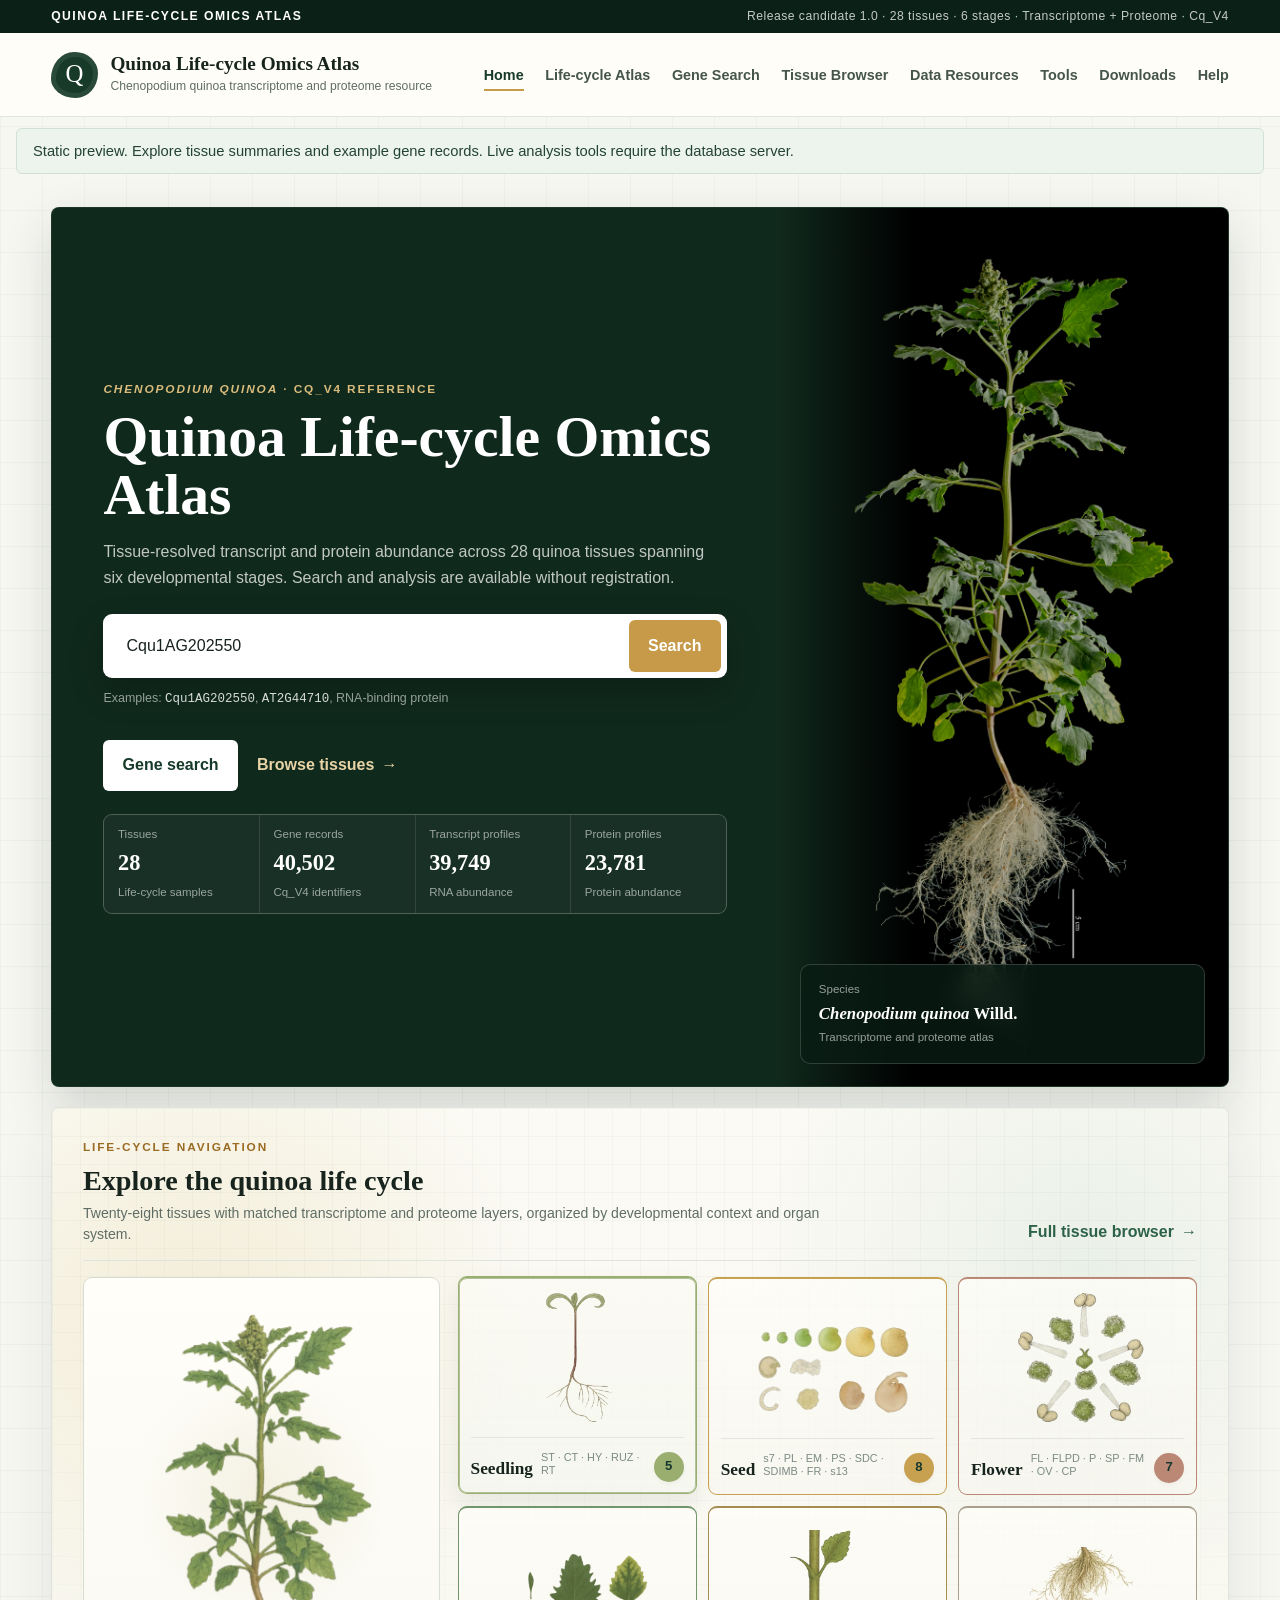
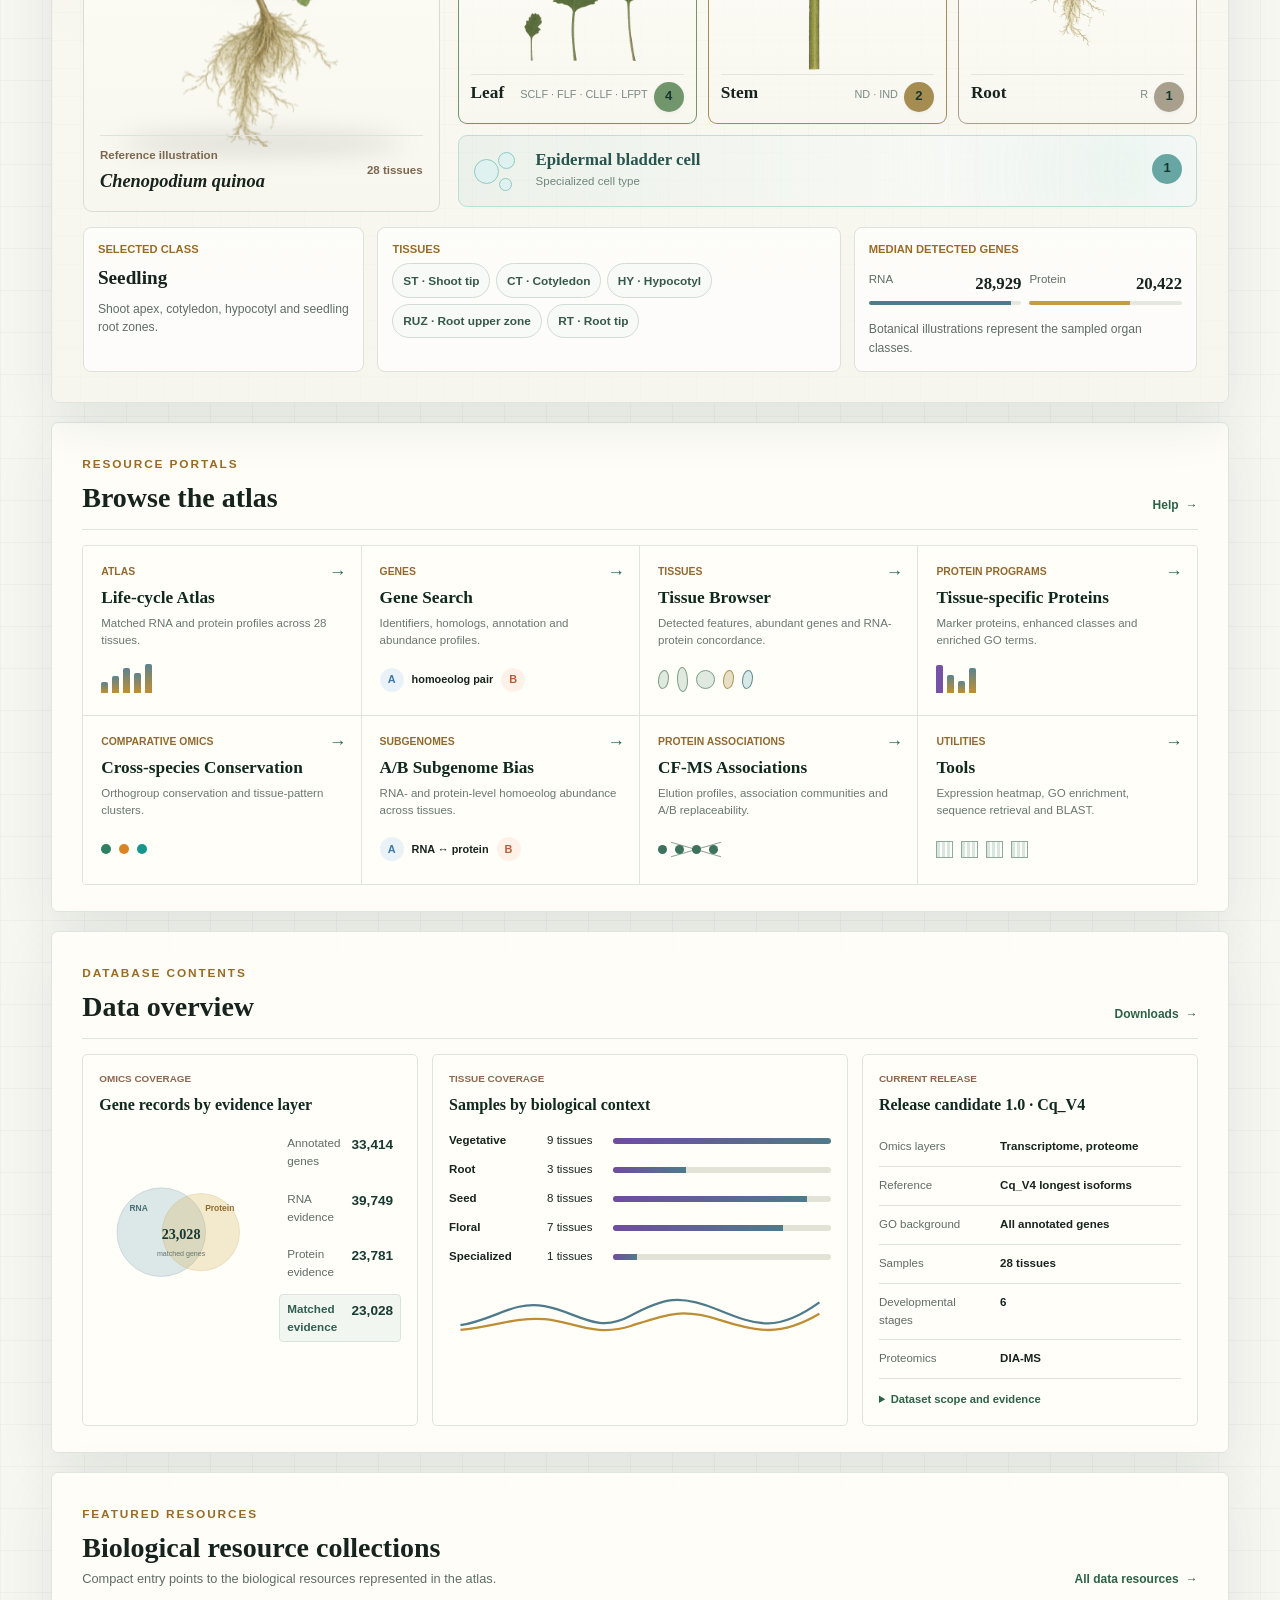
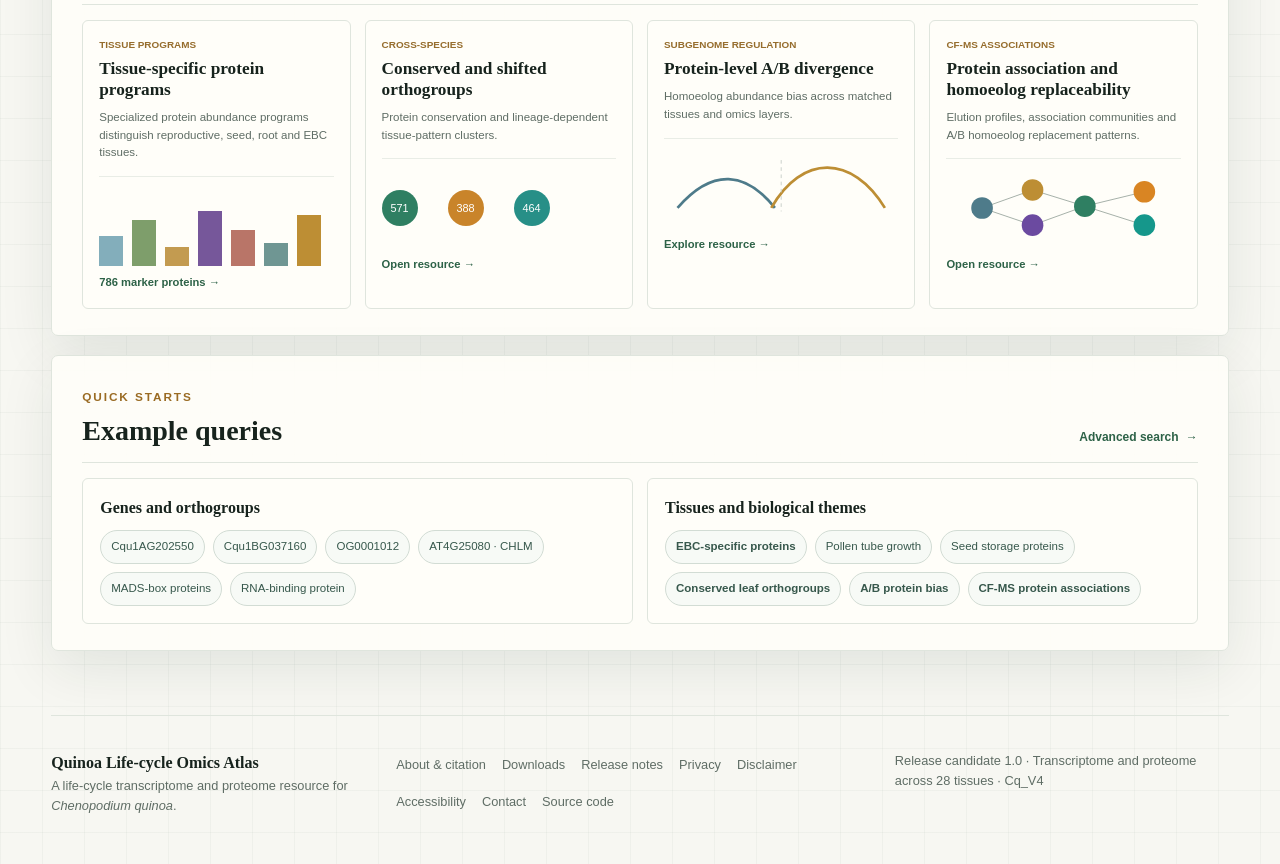
<file: index.html>
<!DOCTYPE html>
<html lang="en">
<head>
  <meta charset="UTF-8">
  <meta name="viewport" content="width=device-width, initial-scale=1.0">
  <meta name="description" content="Quinoa Life-cycle Omics Atlas: a 28-tissue transcriptome and proteome resource for Chenopodium quinoa.">
  <meta name="author" content="Heng Huang, Shanghai Jiao Tong University">
  <meta name="keywords" content="Chenopodium quinoa, quinoa, transcriptome, proteome, tissue atlas, plant omics, CF-MS, subgenome">
  <meta name="citation_title" content="Quinoa Life-cycle Omics Atlas">
  <meta name="citation_author" content="Heng Huang">
  <meta name="citation_author" content="Juang Huang">
  <meta name="citation_author" content="Qingbing Wu">
  <meta name="citation_author" content="Binjie Ge">
  <meta name="citation_author" content="Heng Zhang">
  <meta name="citation_technical_report_institution" content="Shanghai Jiao Tong University">
  <meta name="theme-color" content="#173a29">
  <meta property="og:type" content="website">
  <meta property="og:title" content="Quinoa Life-cycle Omics Atlas">
  <meta property="og:description" content="Tissue-resolved transcriptome and proteome data across 28 Chenopodium quinoa tissues.">
  <meta property="og:image" content="./assets/quinoa-whole-plant.jpg">
  <meta name="twitter:card" content="summary_large_image">
  <meta name="twitter:title" content="Quinoa Life-cycle Omics Atlas">
  <meta name="twitter:description" content="A 28-tissue transcriptome and proteome resource for Chenopodium quinoa.">
  <title>Quinoa Life-cycle Omics Atlas | Transcriptome and Proteome Resource</title>
  <link rel="icon" href="./favicon.svg" type="image/svg+xml">
  <link rel="stylesheet" href="./styles.css?v=go-network-preset-1">
  <script type="application/ld+json">
  {
    "@context": "https://schema.org",
    "@type": ["Dataset", "DataCatalog"],
    "name": "Quinoa Life-cycle Omics Atlas",
    "alternateName": "QLOA",
    "description": "Tissue-resolved transcript and protein abundance across 28 Chenopodium quinoa tissues spanning six developmental stages.",
    "version": "1.0",
    "dateModified": "2026-06-11",
    "creativeWorkStatus": "Pre-release",
    "isAccessibleForFree": true,
    "inLanguage": "en",
    "keywords": ["Chenopodium quinoa", "transcriptome", "proteome", "tissue atlas", "plant omics", "CF-MS", "subgenome"],
    "measurementTechnique": ["RNA sequencing", "mass spectrometry-based proteomics", "co-fractionation mass spectrometry"],
    "about": { "@type": "Taxon", "name": "Chenopodium quinoa" },
    "creator": {
      "@type": "Organization",
      "name": "School of Life Sciences and Biotechnology, Shanghai Jiao Tong University"
    },
    "author": [
      { "@type": "Person", "name": "Heng Huang" },
      { "@type": "Person", "name": "Juang Huang" },
      { "@type": "Person", "name": "Qingbing Wu" },
      { "@type": "Person", "name": "Binjie Ge" },
      { "@type": "Person", "name": "Heng Zhang" }
    ]
  }
  </script>
  <style>.pages-preview-notice{margin:.7rem auto;padding:.65rem 1rem;width:min(calc(100% - 2rem),1280px);color:#244337;background:#edf4ee;border:1px solid #d2e0d5;border-radius:6px;font-size:.92rem}.pages-preview-plot{display:block;width:min(100%,680px);height:auto;margin:1rem auto}</style>
</head>
<body>
  <a class="skip-link" href="#main-content">Skip to main content</a>
  <div class="release-bar">
    <span>Quinoa Life-cycle Omics Atlas</span>
    <span data-release-label data-release-suffix=" · 28 tissues · 6 stages · Transcriptome + Proteome · Cq_V4">Release candidate 1.0 · 28 tissues · 6 stages · Transcriptome + Proteome · Cq_V4</span>
  </div>

  <header class="topbar">
    <a class="brand" href="#home" aria-label="Quinoa Life-cycle Omics Atlas home">
      <span class="brand-mark">Q</span>
      <span>
        <strong>Quinoa Life-cycle Omics Atlas</strong>
        <small>Chenopodium quinoa transcriptome and proteome resource</small>
      </span>
    </a>
    <nav class="topnav" aria-label="Main navigation">
      <a href="#home">Home</a>
      <a href="#detail">Life-cycle Atlas</a>
      <a href="#browse">Gene Search</a>
      <a href="#tissues">Tissue Browser</a>
      <a href="#analysis">Data Resources</a>
      <a href="#tools">Tools</a>
      <a href="#downloads">Downloads</a>
      <a href="#about">Help</a>
    </nav>
  </header>
  <p class="pages-preview-notice" role="status">Static preview. Explore tissue summaries and example gene records. Live analysis tools require the database server.</p>

  <main id="main-content">
    <section id="home" class="hero home-hero route-page active-page">
      <div class="hero-copy">
        <p class="eyebrow"><i>Chenopodium quinoa</i> · Cq_V4 reference</p>
        <h1>Quinoa Life-cycle Omics Atlas</h1>
        <p class="hero-text">
          Tissue-resolved transcript and protein abundance across 28 quinoa tissues spanning six developmental stages. Search and analysis are available without registration.
        </p>

        <form id="hero-search-form" class="hero-search" role="search">
          <label class="sr-only" for="hero-search-input">Search genes and annotations</label>
          <input id="hero-search-input" type="search" autocomplete="off"
                 placeholder="Search Gene ID, Arabidopsis homolog or functional term">
          <button type="submit">Search</button>
        </form>
        <p class="search-example">Examples: <code>Cqu1AG202550</code>, <code>AT2G44710</code>, RNA-binding protein</p>
        <div id="hero-suggestions" class="suggestion-list"></div>

        <div class="hero-actions">
          <a class="pill-button" href="#browse">Gene search</a>
          <a class="text-link" href="#tissues">Browse tissues <span aria-hidden="true">→</span></a>
        </div>
        <div id="hero-stats" class="stat-grid"></div>
      </div>

      <div class="hero-visual">
        <img src="./assets/quinoa-whole-plant.jpg" alt="Whole Chenopodium quinoa plant with roots">
        <div class="visual-caption">
          <span>Species</span>
          <strong><i>Chenopodium quinoa</i> Willd.</strong>
          <small>Transcriptome and proteome atlas</small>
        </div>
      </div>
    </section>

    <section class="home-lifecycle-section home-only active-page">
      <div class="home-section-head">
        <div>
          <p class="eyebrow">Life-cycle navigation</p>
          <h2>Explore the quinoa life cycle</h2>
          <p>Twenty-eight tissues with matched transcriptome and proteome layers, organized by developmental context and organ system.</p>
        </div>
        <a class="text-link" href="#tissues">Full tissue browser <span aria-hidden="true">→</span></a>
      </div>
      <div class="home-lifecycle-layout">
        <figure class="home-plant-figure">
          <img src="./assets/lifecycle/whole-plant.webp" alt="Botanical illustration of a whole quinoa plant">
          <figcaption><span>Reference illustration</span><strong><i>Chenopodium quinoa</i></strong><small>28 tissues</small></figcaption>
        </figure>
        <div>
          <div id="home-lifecycle-groups" class="home-organ-grid"></div>
          <button class="home-ebc-card" type="button" data-home-life-group="EBC">
            <span class="home-ebc-symbol" aria-hidden="true"><i></i><i></i><i></i></span>
            <span><strong>Epidermal bladder cell</strong><small>Specialized cell type</small></span>
            <b>1</b>
          </button>
        </div>
      </div>
      <div id="home-lifecycle-detail" class="home-lifecycle-detail"></div>
    </section>

    <section class="home-resource-index home-only active-page">
      <div class="home-section-head">
        <div>
          <p class="eyebrow">Resource portals</p>
          <h2>Browse the atlas</h2>
        </div>
        <a class="text-link" href="#about">Help <span aria-hidden="true">→</span></a>
      </div>
      <div class="database-portal-grid">
        <a class="database-portal" href="#detail">
          <span>Atlas</span>
          <strong>Life-cycle Atlas</strong>
          <small>Matched RNA and protein profiles across 28 tissues.</small>
          <div class="home-portal-mini home-portal-bars" aria-hidden="true"><i></i><i></i><i></i><i></i><i></i></div>
        </a>
        <a class="database-portal" href="#browse">
          <span>Genes</span>
          <strong>Gene Search</strong>
          <small>Identifiers, homologs, annotation and abundance profiles.</small>
          <div class="home-portal-mini home-pair-mini" aria-hidden="true"><b>A</b><span>homoeolog pair</span><b>B</b></div>
        </a>
        <a class="database-portal" href="#tissues">
          <span>Tissues</span>
          <strong>Tissue Browser</strong>
          <small>Detected features, abundant genes and RNA-protein concordance.</small>
          <div class="home-portal-mini home-tissue-mini" aria-hidden="true"><i></i><i></i><i></i><i></i><i></i></div>
        </a>
        <a class="database-portal" href="#analysis/tissue-specific-proteins">
          <span>Protein programs</span>
          <strong>Tissue-specific Proteins</strong>
          <small>Marker proteins, enhanced classes and enriched GO terms.</small>
          <div class="home-portal-mini home-portal-bars protein-bars" aria-hidden="true"><i></i><i></i><i></i><i></i></div>
        </a>
        <a class="database-portal" href="#analysis/cross-species-conservation">
          <span>Comparative omics</span>
          <strong>Cross-species Conservation</strong>
          <small>Orthogroup conservation and tissue-pattern clusters.</small>
          <div class="home-portal-mini home-cross-mini" aria-hidden="true"><i></i><i></i><i></i></div>
        </a>
        <a class="database-portal" href="#analysis/ab-subgenome-explorer">
          <span>Subgenomes</span>
          <strong>A/B Subgenome Bias</strong>
          <small>RNA- and protein-level homoeolog abundance across tissues.</small>
          <div class="home-portal-mini home-pair-mini" aria-hidden="true"><b>A</b><span>RNA ↔ protein</span><b>B</b></div>
        </a>
        <a class="database-portal" href="#analysis/cfms-protein-associations">
          <span>Protein associations</span>
          <strong>CF-MS Associations</strong>
          <small>Elution profiles, association communities and A/B replaceability.</small>
          <div class="home-portal-mini home-complex-mini" aria-hidden="true"><i></i><i></i><i></i><i></i></div>
        </a>
        <a class="database-portal" href="#tools">
          <span>Utilities</span>
          <strong>Tools</strong>
          <small>Expression heatmap, GO enrichment, sequence retrieval and BLAST.</small>
          <div class="home-portal-mini home-tools-mini" aria-hidden="true"><i></i><i></i><i></i><i></i></div>
        </a>
      </div>
    </section>

    <section class="home-data-overview home-only active-page">
      <div class="home-section-head">
        <div>
          <p class="eyebrow">Database contents</p>
          <h2>Data overview</h2>
        </div>
        <a class="text-link" href="#downloads">Downloads <span aria-hidden="true">→</span></a>
      </div>
      <div class="home-data-grid">
        <article class="home-data-panel">
          <div class="home-panel-heading">
            <span>Omics coverage</span>
            <strong>Gene records by evidence layer</strong>
          </div>
          <div id="home-feature-counts" class="home-feature-counts"></div>
        </article>
        <article class="home-data-panel">
          <div class="home-panel-heading">
            <span>Tissue coverage</span>
            <strong>Samples by biological context</strong>
          </div>
          <div id="home-category-chart" class="category-chart"></div>
          <svg class="home-context-wave" viewBox="0 0 500 80" aria-hidden="true">
            <path d="M15 54 C62 46 83 22 125 29 S193 66 237 42 S302 13 353 34 S431 63 485 24"></path>
            <path d="M15 60 C58 56 88 43 125 46 S192 70 238 55 S304 31 354 47 S434 69 485 39"></path>
          </svg>
        </article>
        <article class="home-data-panel home-release-panel">
          <div class="home-panel-heading">
            <span>Current release</span>
            <strong data-release-label data-release-suffix=" · Cq_V4">Release candidate 1.0 · Cq_V4</strong>
          </div>
          <dl class="release-metadata">
            <div><dt>Omics layers</dt><dd>Transcriptome, proteome</dd></div>
            <div><dt>Reference</dt><dd>Cq_V4 longest isoforms</dd></div>
            <div><dt>GO background</dt><dd>All annotated genes</dd></div>
            <div><dt>Samples</dt><dd>28 tissues</dd></div>
            <div><dt>Developmental stages</dt><dd>6</dd></div>
            <div><dt>Proteomics</dt><dd>DIA-MS</dd></div>
          </dl>
          <details class="source-disclosure">
            <summary>Dataset scope and evidence</summary>
            <div id="dataset-release-list" class="source-list"></div>
          </details>
        </article>
      </div>
    </section>

    <section class="home-featured-section home-only active-page">
      <div class="home-section-head">
        <div>
          <p class="eyebrow">Featured resources</p>
          <h2>Biological resource collections</h2>
          <p>Compact entry points to the biological resources represented in the atlas.</p>
        </div>
        <a class="text-link" href="#analysis">All data resources <span aria-hidden="true">→</span></a>
      </div>
      <div class="home-featured-grid">
        <a class="home-feature-card" href="#analysis/tissue-specific-proteins">
          <span>Tissue programs</span><strong>Tissue-specific protein programs</strong>
          <p>Specialized protein abundance programs distinguish reproductive, seed, root and EBC tissues.</p>
          <div class="home-mini-bars" aria-hidden="true"><i></i><i></i><i></i><i></i><i></i><i></i><i></i></div>
          <small id="home-marker-total" class="home-feature-link">Open resource →</small>
        </a>
        <a class="home-feature-card" href="#analysis/cross-species-conservation">
          <span>Cross-species</span><strong>Conserved and shifted orthogroups</strong>
          <p>Protein conservation and lineage-dependent tissue-pattern clusters.</p>
          <div class="home-cluster-dots" aria-hidden="true"><i id="home-conserved-count">571</i><i id="home-divergent-count">388</i><i id="home-shifted-count">464</i></div>
          <small class="home-feature-link">Open resource →</small>
        </a>
        <a class="home-feature-card" href="#analysis/ab-subgenome-explorer">
          <span>Subgenome regulation</span><strong>Protein-level A/B divergence</strong>
          <p>Homoeolog abundance bias across matched tissues and omics layers.</p>
          <div class="home-feature-graphic" aria-hidden="true"><svg viewBox="0 0 260 80"><path d="M15 62 C54 17 91 22 123 62"></path><path d="M119 62 C153 2 209 3 245 62"></path><line x1="130" y1="9" x2="130" y2="66"></line></svg></div>
          <small class="home-feature-link">Explore resource →</small>
        </a>
        <a class="home-feature-card" href="#analysis/cfms-protein-associations">
          <span>CF-MS associations</span><strong>Protein association and homoeolog replaceability</strong>
          <p>Elution profiles, association communities and A/B homoeolog replacement patterns.</p>
          <div class="home-feature-graphic home-network-graphic" aria-hidden="true"><svg viewBox="0 0 260 80"><g><line x1="40" y1="40" x2="96" y2="20"></line><line x1="40" y1="40" x2="96" y2="59"></line><line x1="96" y1="20" x2="154" y2="38"></line><line x1="96" y1="59" x2="154" y2="38"></line><line x1="154" y1="38" x2="220" y2="22"></line><line x1="154" y1="38" x2="220" y2="59"></line></g><circle cx="40" cy="40" r="12"></circle><circle cx="96" cy="20" r="12"></circle><circle cx="96" cy="59" r="12"></circle><circle cx="154" cy="38" r="12"></circle><circle cx="220" cy="22" r="12"></circle><circle cx="220" cy="59" r="12"></circle></svg></div>
          <small class="home-feature-link">Open resource →</small>
        </a>
      </div>
    </section>

    <section class="home-query-section home-only active-page">
      <div class="home-section-head">
        <div><p class="eyebrow">Quick starts</p><h2>Example queries</h2></div>
        <a class="text-link" href="#browse">Advanced search <span aria-hidden="true">→</span></a>
      </div>
      <div class="home-query-grid">
        <article><strong>Genes and orthogroups</strong><div class="home-query-chips">
          <button type="button" data-home-gene="Cqu1AG202550">Cqu1AG202550</button>
          <button type="button" data-home-gene="Cqu1BG037160">Cqu1BG037160</button>
          <button type="button" data-home-og="OG0001012">OG0001012</button>
          <button type="button" data-home-search="AT4G25080 CHLM">AT4G25080 · CHLM</button>
          <button type="button" data-home-search="MADS-box proteins">MADS-box proteins</button>
          <button type="button" data-home-search="RNA-binding protein">RNA-binding protein</button>
        </div></article>
        <article><strong>Tissues and biological themes</strong><div class="home-query-chips">
          <a href="#analysis/tissue-specific-proteins" data-home-marker-tissue="EBC">EBC-specific proteins</a>
          <button type="button" data-home-search="pollen tube growth">Pollen tube growth</button>
          <button type="button" data-home-search="seed storage protein">Seed storage proteins</button>
          <a href="#analysis/cross-species-conservation">Conserved leaf orthogroups</a>
          <a href="#analysis/ab-subgenome-explorer">A/B protein bias</a>
          <a href="#analysis/cfms-protein-associations">CF-MS protein associations</a>
        </div></article>
      </div>
    </section>

    <section id="detail" class="section-block route-page">
      <div class="section-head">
        <div>
          <p class="eyebrow">Life-cycle atlas</p>
          <h2>Gene annotation and tissue profiles</h2>
          <p class="section-caption">Homology-based annotation and matched transcript/protein abundance profiles across all 28 tissues.</p>
        </div>
        <div class="mode-switcher" aria-label="Expression scale">
          <button id="mode-log2" class="mode-button active" type="button">log2(mean + 1)</button>
          <button id="mode-zscore" class="mode-button" type="button">Within-gene z-score</button>
        </div>
      </div>

      <div class="detail-grid">
        <aside class="entry-column">
          <div id="entry-meta" class="entry-meta"></div>
          <div id="entry-annotation" class="annotation-stack"></div>
        </aside>
        <div class="atlas-column">
          <div class="atlas-grid">
            <article id="transcript-panel" class="atlas-card"></article>
            <article id="protein-panel" class="atlas-card"></article>
          </div>
        </div>
      </div>
    </section>

    <section id="browse" class="section-block route-page">
      <div class="section-head">
        <div>
          <p class="eyebrow">Gene search</p>
          <h2>Browse gene records</h2>
          <p class="section-caption">Filter records by omics coverage, peak-expression tissue or derived statistic.</p>
        </div>
      </div>

      <div class="filter-grid">
        <label>
          <span>Keyword</span>
          <input id="browse-query" type="search" placeholder="Gene ID, homolog or description">
        </label>
        <label>
          <span>Data availability</span>
          <select id="browse-omics">
            <option value="all">All records</option>
            <option value="shared">Transcript + protein</option>
            <option value="proteome">Protein evidence</option>
            <option value="transcriptome">Transcript evidence</option>
          </select>
        </label>
        <label>
          <span>Peak tissue</span>
          <select id="browse-tissue">
            <option value="">All tissues</option>
          </select>
        </label>
        <label>
          <span>Sort by</span>
          <select id="browse-sort">
            <option value="gene_id">Gene ID</option>
            <option value="r_max">Transcript abundance</option>
            <option value="p_max">Protein abundance</option>
            <option value="r_tau">Transcript specificity</option>
            <option value="p_tau">Protein specificity</option>
            <option value="corr">RNA-protein correlation</option>
          </select>
        </label>
      </div>

      <div class="browse-meta">
        <p id="browse-status"></p>
        <div class="pager-controls">
          <button id="browse-prev" type="button">Previous</button>
          <span id="browse-page"></span>
          <button id="browse-next" type="button">Next</button>
        </div>
      </div>
      <div id="entry-grid" class="entry-grid"></div>
    </section>

    <section id="tissues" class="section-block route-page">
      <div class="section-head">
        <div>
          <p class="eyebrow">Tissue browser</p>
          <h2>Explore individual tissues</h2>
          <p class="section-caption">Browse RNA- and protein-detected genes, tissue-level concordance and highly abundant features. RNA requires TPM &gt; 1 in at least two replicates; protein requires positive abundance in at least one replicate.</p>
        </div>
      </div>
      <div class="tissue-layout">
        <div id="tissue-grid" class="tissue-grid"></div>
        <div id="tissue-detail" class="tissue-detail"></div>
      </div>
    </section>

    <section id="analysis" class="section-block analysis-section fig2-resource route-page">
      <div class="resource-pagebar fig2-head">
        <div class="resource-breadcrumb">
          <a href="#analysis">Data Resources</a>
          <span aria-hidden="true">›</span>
          <strong id="resource-breadcrumb-current">Tissue-specific Protein Programs</strong>
        </div>
        <div class="resource-module-control">
          <label>
            <span>Resource collection</span>
            <select id="resource-module-select">
              <option value="fig2">Tissue-specific protein programs</option>
              <option value="fig3">Cross-species conservation</option>
              <option value="fig4">A/B subgenome explorer</option>
              <option value="fig5">CF-MS protein associations</option>
            </select>
          </label>
        </div>
      </div>

      <div class="resource-workspace fig2-explorer active" data-resource-module="fig2">
        <div class="fig2-resource-hero">
          <div class="titlewrap">
            <div class="leafbadge protein-program-mark" aria-hidden="true">
              <span></span><span></span><span></span>
            </div>
            <div>
              <p class="eyebrow">Tissue proteomics resource</p>
              <h2>Tissue-specific protein programs</h2>
              <p>Explore marker proteins, matched transcript support, tissue-enhanced protein classes and enriched GO functions across 28 quinoa tissues.</p>
              <span class="resource-provenance">Gene-level resource · 28 tissues</span>
            </div>
          </div>
          <a class="resource-help-link" href="#about">About this resource</a>
        </div>

        <div id="fig2-summary-cards" class="fig2-summary-cards"></div>

        <div class="fig2-tabs" role="tablist" aria-label="Tissue-specific protein resource views">
          <button class="active" type="button" data-fig2-tab="markers">Marker proteins</button>
          <button type="button" data-fig2-tab="enhanced">Enhanced proteins</button>
        </div>

        <div class="fig2-panels">
        <section class="fig2-panel active" data-fig2-panel="markers">
          <div class="fig2-panel-head">
            <div>
              <p class="eyebrow">Marker proteins</p>
              <h3>Tissue-enriched marker proteins with transcript evidence</h3>
            </div>
            <div class="module-controls">
              <label><span>Gene or symbol</span><input id="marker-query" type="search" placeholder="Cqu... or FLC"></label>
              <button id="marker-query-run" class="control-button" type="button">Search</button>
              <label><span>Tissue</span><select id="marker-tissue"><option value="">All tissues</option></select></label>
              <label>
                <span>RNA support</span>
                <select id="marker-support">
                  <option value="all">All evidence</option>
                  <option value="yes">Same-tissue supported</option>
                  <option value="no">Protein-only candidates</option>
                </select>
              </label>
              <label><span>Min protein FC</span><input id="marker-min-fc" type="number" min="0" step="0.5" value="0"></label>
            </div>
          </div>
          <div class="fig2-heatmap-stack">
            <div id="marker-protein-heatmap" class="fig2-chart gene-heatmap-card"></div>
            <div id="marker-rna-heatmap" class="fig2-chart gene-heatmap-card"></div>
          </div>
          <div class="marker-overview-grid">
            <div id="marker-count-chart" class="fig2-chart"></div>
            <div class="fig2-chart">
              <div class="chart-title">RNA support summary</div>
              <div id="marker-support-chart" class="support-chart"></div>
            </div>
            <div id="marker-focus-panel" class="marker-focus-panel"></div>
          </div>
          <div id="marker-table" class="tool-results"></div>
        </section>

        <section class="fig2-panel" data-fig2-panel="enhanced">
          <div class="fig2-panel-head">
            <div>
              <p class="eyebrow">Enhanced proteins</p>
              <h3>Tissue-enhanced protein classes and enriched GO functions</h3>
            </div>
            <div class="module-controls">
              <label><span>Class</span><select id="enhanced-class-select"></select></label>
              <label>
                <span>Genes per tissue</span>
                <select id="enhanced-row-limit">
                  <option value="30" selected>30</option>
                  <option value="50">50</option>
                  <option value="100">100</option>
                  <option value="200">200</option>
                  <option value="300">300</option>
                </select>
              </label>
            </div>
          </div>
          <div class="fig2-enhanced-layout">
            <aside id="enhanced-class-summary" class="fig2-side-panel"></aside>
            <div id="enhanced-heatmap" class="fig2-chart enhanced-heatmap"></div>
          </div>
          <div class="fig2-panel-head compact-go-head">
            <div>
              <p class="eyebrow">Enhanced GO network</p>
              <h3>GO function nodes linked by shared enriched genes</h3>
            </div>
            <div class="module-controls">
              <label><span>Class</span><select id="go-class-select"><option value="">All classes</option></select></label>
              <label>
                <span>Node type</span>
                <select id="go-node-type">
                  <option value="all">Connected GO terms</option>
                  <option value="class-specific">Class-specific</option>
                  <option value="shared">Shared</option>
                </select>
              </label>
              <label>
                <span>Isolated terms</span>
                <select id="go-include-isolates">
                  <option value="0">Hide by default</option>
                  <option value="1">Show all</option>
                </select>
              </label>
              <label><span>Search GO</span><input id="go-network-query" type="search" placeholder="GO ID or function"></label>
              <label><span>Min genes</span><input id="go-min-genes" type="number" min="0" step="5" value="0"></label>
            </div>
          </div>
          <div class="go-network-layout">
            <div class="go-network-stage">
              <div id="go-network" class="go-network" role="region" aria-label="Interactive enhanced-protein GO term network"></div>
              <div id="go-network-tooltip" class="go-network-tooltip" role="tooltip" hidden></div>
              <div id="go-network-legend" class="go-network-legend"></div>
            </div>
            <aside id="go-term-detail" class="fig2-side-panel"></aside>
          </div>
        </section>
        </div>
      </div>

      <div class="resource-workspace" data-resource-module="fig3">
        <div class="fig3-explorer">
          <div class="fig3-main">
          <section class="fig3-hero">
            <div class="titlewrap">
              <div class="leafbadge">↬</div>
              <div>
                <p class="eyebrow">Comparative omics resource</p>
                <h2>Cross-species conservation explorer</h2>
                <p>Explore orthogroup-level protein conservation across quinoa, Arabidopsis and rice, with matched RNA-protein coupling across eight comparable life-cycle tissues.</p>
                <span class="resource-provenance fig3-provenance">Orthogroup resource · 8 matched tissues</span>
              </div>
            </div>
            <a class="about" href="#about">ⓘ About this resource</a>
          </section>

          <section class="fig3-filters panel">
            <div><label for="og-group">OG class</label><select id="og-group"><option value="">All classes</option></select></div>
            <div><label for="og-lineage">RNA lineage</label><select id="og-lineage"><option value="">Mean across lineages</option></select></div>
            <div>
              <label for="og-min-r">Min. RNA-protein r <output id="og-min-r-value">-1.00</output></label>
              <input id="og-min-r" class="fig3-range-input" type="range" min="-1" max="1" step="0.05" value="-1">
            </div>
            <div>
              <label for="og-min-conservation">Min. mean conservation <output id="og-min-conservation-value">-1.00</output></label>
              <input id="og-min-conservation" class="fig3-range-input" type="range" min="-1" max="1" step="0.05" value="-1">
            </div>
            <div><label for="og-gene-query">Gene search</label><input id="og-gene-query" type="search" placeholder="Gene ID or OG ID"></div>
            <div class="actions"><button class="primary" id="fig3-apply" type="button">⌕ Apply filters</button><button class="ghost" id="fig3-reset" type="button">↻ Reset</button></div>
          </section>

          <section id="fig3-summary-cards" class="metricgrid"></section>

          <section class="grid2">
            <div class="panel card scatter">
              <div class="cardhead">
                <div><h3>Conservation landscape</h3><p class="sub">Orthogroups by mean pairwise conservation and lineage variance.</p></div>
              </div>
              <div id="og-scatter"></div>
              <div id="og-scatter-detail" class="fig3-og-detail"></div>
            </div>
            <div>
              <div id="og-lineage-chart" class="panel card"></div>
            </div>
          </section>

          <section class="clusters panel">
            <div class="sectionbar">
              <div><h3>Tissue-pattern clusters</h3><p class="sub">Profiles summarize matched tissue abundance across four plant lineages; cluster sizes report the orthogroups assigned to each pattern.</p></div>
              <div class="controlseg"><button id="fig3-line-view" class="active" type="button">Line profiles</button><button id="fig3-heatmap-view" type="button">Heatmap view</button></div>
            </div>
            <div class="tabs" id="clusterTabs">
              <button class="tab active" type="button" data-cluster-class="Conserved">Conserved clusters</button>
              <button class="tab orange" type="button" data-cluster-class="Divergent">Divergent clusters</button>
              <button class="tab teal" type="button" data-cluster-class="Lineage_shifted">Lineage-shifted clusters</button>
            </div>
            <div id="og-cluster-gallery" class="clustergrid"></div>
          </section>

          <section id="og-gene-list" class="tablepanel panel" hidden></section>

          <section class="tablepanel panel">
            <div class="tabletop">
              <div><h3>Gene sets and export</h3><p class="sub">Browse filtered orthogroups and download gene lists for downstream analysis.</p></div>
              <div class="actions"><button class="ghost" id="fig3-toggle-columns" type="button">▦ Ortholog columns</button><button class="ghost" id="fig3-export-table" type="button">⇩ Export visible page</button><button class="download" id="fig3-export-selected" type="button">⇩ Export selected</button></div>
            </div>
            <div id="og-table"></div>
          </section>

          </div>
          <div id="fig3-main-figure" hidden></div>
          <div id="og-class-chart" hidden></div>
          </div>
      </div>

      <div class="resource-workspace subgenome-explorer" data-resource-module="fig4">
        <section class="ab-resource-hero">
          <div class="ab-titlewrap">
            <div class="ab-hero-icon" aria-hidden="true"><b>A</b><i></i><b>B</b></div>
            <div>
              <p class="eyebrow">Subgenome resource</p>
              <h2>A/B subgenome explorer</h2>
              <p>Explore tissue-resolved RNA and absolute protein abundance across matched quinoa A- and B-subgenome homoeologs.</p>
            </div>
          </div>
          <details class="ab-methods-popover">
            <summary>Data definitions</summary>
            <div id="ab-methods-summary"></div>
          </details>
        </section>

        <section class="ab-filter-panel">
          <label><span>Tissue</span><select id="ab-tissue-filter"></select></label>
          <label><span>Molecular layer</span><select id="ab-layer-filter"><option value="both">RNA + Protein</option><option value="RNA">RNA</option><option value="APQ">Protein (APQ)</option></select></label>
          <label><span>Bias class</span><select id="ab-direction-filter"><option value="all">All calls</option><option value="A_higher">A higher</option><option value="B_higher">B higher</option><option value="Balanced">Balanced</option></select></label>
          <label><span>RNA → protein behavior</span><select id="ab-behavior-filter"><option value="all">All behaviors</option><option value="Amplified">Amplified</option><option value="Buffered">Buffered</option><option value="Similar">Similar</option></select></label>
          <label><span>Gene or annotation</span><input id="ab-query-filter" type="search" placeholder="Symbol, A/B Gene ID or function"></label>
          <div class="ab-filter-actions"><button id="ab-apply-filters" class="primary" type="button">Apply filters</button><button id="ab-reset-filters" type="button">Reset</button><button id="ab-export-current" class="download" type="button">Download current set</button></div>
        </section>

        <section id="ab-summary-cards" class="ab-summary-cards"></section>

        <nav class="ab-view-tabs" aria-label="A/B subgenome resource views">
          <button class="active" type="button" data-ab-tab="overview">Overview</button>
          <button type="button" data-ab-tab="tissue">Tissue browser</button>
          <button type="button" data-ab-tab="pairs">Pair explorer</button>
          <button type="button" data-ab-tab="patterns">Broad patterns &amp; GO</button>
        </nav>

        <div class="ab-view-panels">
          <section class="ab-view-panel active" data-ab-panel="overview">
            <div class="ab-overview-grid">
              <article class="ab-panel"><div class="ab-panel-head"><div><p class="eyebrow">Matched output</p><h3>Global A/B abundance balance</h3></div><span class="ab-definition-tag">log2FC(A−B)</span></div><div id="ab-global-balance"></div></article>
              <article class="ab-panel"><div class="ab-panel-head"><div><p class="eyebrow">Cross-layer regulation</p><h3>RNA → protein behavior</h3></div><span class="ab-definition-tag">s7 rank difference</span></div><div id="ab-behavior-summary"></div></article>
            </div>
            <article class="ab-panel ab-quadrant-panel"><div class="ab-panel-head"><div><p class="eyebrow">Tissue direction</p><h3>RNA and protein quadrant landscape</h3><p>Each card reports the tissue in which the corresponding directional combination is the density mode.</p></div></div><div id="ab-quadrant-overview"></div></article>
          </section>

          <section class="ab-view-panel" data-ab-panel="tissue">
            <article class="ab-panel">
              <div class="ab-panel-head"><div><p class="eyebrow">28-tissue navigator</p><h3 id="ab-tissue-title">Shoot tip (ST)</h3></div><span id="ab-tissue-correlation" class="ab-definition-tag"></span></div>
              <div class="ab-tissue-layout"><div id="ab-tissue-grid" class="ab-tissue-grid"></div><div><div id="ab-tissue-bias-bars"></div><div class="ab-tissue-main"><div class="ab-chart-shell"><div class="ab-chart-title">Pair-level RNA–protein bias landscape</div><div id="ab-tissue-scatter"></div></div><aside id="ab-tissue-detail" class="ab-tissue-detail"></aside></div></div></div>
            </article>
          </section>

          <section class="ab-view-panel" data-ab-panel="pairs">
            <div class="ab-pair-layout">
              <article class="ab-panel ab-pair-table-panel"><div class="ab-panel-head"><div><p class="eyebrow">Filtered homoeologs</p><h3>Homoeolog pair records</h3></div><span id="ab-pair-result-count" class="ab-definition-tag"></span></div><div id="ab-pair-table"></div><div id="ab-pair-pagination" class="ab-pagination"></div></article>
              <article class="ab-panel ab-pair-detail-panel"><div id="ab-pair-detail"></div></article>
            </div>
          </section>

          <section class="ab-view-panel" data-ab-panel="patterns">
            <div class="ab-pattern-toolbar"><div><p class="eyebrow">Persistent direction</p><h3>Broad A/B programs across 28 tissues</h3></div><div class="ab-segmented"><button class="active" type="button" data-ab-pattern="all">Both classes</button><button type="button" data-ab-pattern="broad_aa">Broad AA</button><button type="button" data-ab-pattern="broad_bb">Broad BB</button></div></div>
            <div class="ab-pattern-layout"><article class="ab-panel"><div id="ab-pattern-summary"></div><div id="ab-pattern-heatmap"></div></article><article class="ab-panel"><div class="ab-panel-head"><div><p class="eyebrow">Functional associations</p><h3>Broad-pattern GO enrichment</h3></div></div><div id="ab-go-chart"></div><aside id="ab-go-detail" class="ab-go-detail"></aside></article></div>
          </section>
        </div>
      </div>

      <div class="resource-workspace cfms-explorer" data-resource-module="fig5">
        <section class="cfms-resource-hero">
          <div class="cfms-titlewrap">
            <div class="cfms-hero-icon" aria-hidden="true"><i></i><i></i><i></i><i></i><i></i></div>
            <div>
              <p class="eyebrow">Protein association resource</p>
              <h2>CF-MS protein association explorer</h2>
              <p>Search quinoa co-fractionation profiles, precision-filtered protein associations, graph-derived communities and A/B homoeolog replaceability.</p>
            </div>
          </div>
          <details class="cfms-methods-popover">
            <summary>Data definitions</summary>
            <div id="cfms-methods-summary"></div>
          </details>
        </section>

        <section id="cfms-summary-cards" class="cfms-summary-cards" aria-label="CF-MS resource summary"></section>

        <nav class="cfms-view-tabs" aria-label="CF-MS resource views">
          <button class="active" type="button" data-cfms-tab="overview">Overview</button>
          <button type="button" data-cfms-tab="profiles">Elution profiles</button>
          <button type="button" data-cfms-tab="network">Association network</button>
          <button type="button" data-cfms-tab="communities">Communities</button>
          <button type="button" data-cfms-tab="homoeologs">Homoeologs &amp; replaceability</button>
        </nav>

        <div class="cfms-view-panels">
          <section class="cfms-view-panel active" data-cfms-panel="overview">
            <div class="cfms-overview-grid">
              <article class="cfms-panel cfms-global-panel">
                <div class="cfms-panel-head"><div><p class="eyebrow">Fraction-level evidence</p><h3>Global CF-MS landscape</h3><p>Mean normalized signal and the number of proteins detected across the 59 IEX fractions.</p></div><span class="cfms-definition-tag">IEX 20–78</span></div>
                <div id="cfms-global-elution"></div>
              </article>
              <article class="cfms-panel">
                <div class="cfms-panel-head"><div><p class="eyebrow">Network composition</p><h3>A/B association context</h3><p>Precision-filtered associations partitioned into within- and cross-subgenome evidence.</p></div><span class="cfms-definition-tag">estimated precision ≈ 0.90</span></div>
                <div id="cfms-network-composition"></div>
              </article>
            </div>
            <div class="cfms-overview-grid lower">
              <article class="cfms-panel"><div class="cfms-panel-head"><div><p class="eyebrow">Callable quartets</p><h3>Association replaceability</h3><p>Counts refer to homoeolog families, not individual network edges.</p></div></div><div id="cfms-replaceability-overview"></div></article>
              <article class="cfms-panel"><div class="cfms-panel-head"><div><p class="eyebrow">Resource guide</p><h3>Move from landscape to records</h3></div></div><div id="cfms-resource-guide"></div></article>
            </div>
          </section>

          <section class="cfms-view-panel" data-cfms-panel="profiles">
            <section class="cfms-filter-panel">
              <label><span>Gene or annotation</span><input id="cfms-profile-query" type="search" placeholder="Symbol, Cqu gene ID or function"></label>
              <label><span>Subgenome</span><select id="cfms-profile-subgenome"><option value="all">A + B</option><option value="A">A subgenome</option><option value="B">B subgenome</option></select></label>
              <div class="cfms-filter-actions"><button id="cfms-profile-apply" class="primary" type="button">Apply filters</button><button id="cfms-profile-reset" type="button">Reset</button><button id="cfms-profile-export" class="download" type="button">Download page</button></div>
            </section>
            <div class="cfms-profile-layout">
              <article class="cfms-panel"><div class="cfms-panel-head"><div><p class="eyebrow">Profile matrix</p><h3>Protein elution heatmap</h3><p>Up to 60 filtered proteins, normalized independently to preserve profile shape.</p></div></div><div id="cfms-profile-heatmap"></div></article>
              <aside id="cfms-profile-detail" class="cfms-panel cfms-detail-panel"></aside>
            </div>
            <article class="cfms-panel cfms-table-panel"><div class="cfms-panel-head"><div><p class="eyebrow">Callable profiles</p><h3>Protein records</h3></div><span id="cfms-profile-result-count" class="cfms-definition-tag"></span></div><div id="cfms-profile-table"></div><div id="cfms-profile-pagination" class="cfms-pagination"></div></article>
          </section>

          <section class="cfms-view-panel" data-cfms-panel="network">
            <section class="cfms-filter-panel network-filter">
              <label><span>Association context</span><select id="cfms-network-context"><option value="all">All associations</option><option value="AA">A–A</option><option value="AB">A–B</option><option value="BB">B–B</option><option value="same">Same subgenome</option><option value="cross">Cross subgenome</option></select></label>
              <label><span>Seed protein</span><input id="cfms-network-query" type="search" placeholder="Symbol, gene ID or function"></label>
              <div class="cfms-filter-actions"><button id="cfms-network-apply" class="primary" type="button">Apply filters</button><button id="cfms-network-reset" type="button">Reset view</button><button id="cfms-network-export" class="download" type="button">Download page</button></div>
            </section>
            <div class="cfms-network-layout">
              <article class="cfms-panel cfms-network-panel"><div class="cfms-panel-head"><div><p class="eyebrow">Interactive evidence graph</p><h3>Protein association neighborhood</h3><p>Search opens a protein-centred neighborhood; the default view shows high-degree proteins.</p></div><span id="cfms-network-visual-count" class="cfms-definition-tag"></span></div><div id="cfms-network-stage"></div><div id="cfms-network-legend" class="cfms-network-legend"></div></article>
              <aside id="cfms-network-detail" class="cfms-panel cfms-detail-panel"></aside>
            </div>
            <article class="cfms-panel cfms-table-panel"><div class="cfms-panel-head"><div><p class="eyebrow">Filtered edge set</p><h3>Association records</h3></div><span id="cfms-network-result-count" class="cfms-definition-tag"></span></div><div id="cfms-network-table"></div><div id="cfms-network-pagination" class="cfms-pagination"></div></article>
          </section>

          <section class="cfms-view-panel" data-cfms-panel="communities">
            <section class="cfms-filter-panel communities-filter">
              <label><span>Community or protein</span><input id="cfms-community-query" type="search" placeholder="Community ID, symbol or gene ID"></label>
              <div class="cfms-filter-actions"><button id="cfms-community-apply" class="primary" type="button">Search</button><button id="cfms-community-reset" type="button">Reset</button></div>
            </section>
            <div class="cfms-community-layout">
              <article class="cfms-panel"><div class="cfms-panel-head"><div><p class="eyebrow">Graph-derived modules</p><h3>Association communities</h3><p>Communities summarize densely connected network neighborhoods and are not asserted as fully validated physical complexes.</p></div><span id="cfms-community-result-count" class="cfms-definition-tag"></span></div><div id="cfms-community-grid"></div><div id="cfms-community-pagination" class="cfms-pagination"></div></article>
              <aside id="cfms-community-detail" class="cfms-panel cfms-detail-panel"></aside>
            </div>
          </section>

          <section class="cfms-view-panel" data-cfms-panel="homoeologs">
            <div class="cfms-subtabs" role="tablist" aria-label="Homoeolog resource views"><button class="active" type="button" data-cfms-homoeolog-view="similarity">A/B profile similarity</button><button type="button" data-cfms-homoeolog-view="quartets">Quartet replaceability</button></div>
            <div class="cfms-homoeolog-panel active" data-cfms-homoeolog-panel="similarity">
              <section class="cfms-filter-panel">
                <label><span>Gene or annotation</span><input id="cfms-homoeolog-query" type="search" placeholder="A/B gene, symbol or function"></label>
                <label><span>Similarity class</span><select id="cfms-similarity-class"><option value="all">All classes</option><option value="High">High</option><option value="Moderate">Moderate</option><option value="Low">Low</option><option value="Divergent">Divergent</option></select></label>
                <div class="cfms-filter-actions"><button id="cfms-homoeolog-apply" class="primary" type="button">Apply filters</button><button id="cfms-homoeolog-reset" type="button">Reset</button><button id="cfms-homoeolog-export" class="download" type="button">Download page</button></div>
              </section>
              <div class="cfms-homoeolog-layout"><article class="cfms-panel"><div class="cfms-panel-head"><div><p class="eyebrow">Continuous profile behavior</p><h3>A/B elution similarity</h3></div><span class="cfms-definition-tag">Pearson r</span></div><div id="cfms-similarity-histogram"></div><div id="cfms-homoeolog-table"></div><div id="cfms-homoeolog-pagination" class="cfms-pagination"></div></article><aside id="cfms-homoeolog-detail" class="cfms-panel cfms-detail-panel"></aside></div>
            </div>
            <div class="cfms-homoeolog-panel" data-cfms-homoeolog-panel="quartets">
              <section class="cfms-filter-panel">
                <label><span>Family or protein</span><input id="cfms-quartet-query" type="search" placeholder="Family ID, symbol or Cqu gene ID"></label>
                <label><span>Replaceability</span><select id="cfms-quartet-class"><option value="all">All classes</option><option value="Nonreplaceable">Nonreplaceable</option><option value="Low replaceable">Low replaceable</option><option value="High replaceable">High replaceable</option><option value="Fully replaceable">Fully replaceable</option></select></label>
                <div class="cfms-filter-actions"><button id="cfms-quartet-apply" class="primary" type="button">Apply filters</button><button id="cfms-quartet-reset" type="button">Reset</button><button id="cfms-quartet-export" class="download" type="button">Download page</button></div>
              </section>
              <div class="cfms-quartet-layout"><article class="cfms-panel"><div class="cfms-panel-head"><div><p class="eyebrow">Callable association alternatives</p><h3>Homoeolog quartet records</h3></div><span id="cfms-quartet-result-count" class="cfms-definition-tag"></span></div><div id="cfms-quartet-class-chart"></div><div id="cfms-quartet-table"></div><div id="cfms-quartet-pagination" class="cfms-pagination"></div></article><aside id="cfms-quartet-detail" class="cfms-panel cfms-detail-panel"></aside></div>
            </div>
          </section>
        </div>
      </div>
      </div>
    </section>

    <section id="tools" class="section-block tools-section route-page">
      <div class="section-head">
        <div>
          <p class="eyebrow">Tools</p>
          <h2>Query, enrich and compare gene sets</h2>
          <p class="section-caption">Lightweight tools for moving from gene IDs to sequences, tissue patterns and functional terms.</p>
        </div>
        <span id="tool-status-chip" class="release-chip">Checking tools</span>
      </div>

      <div id="tool-status" class="tool-status"></div>

      <div class="tools-grid">
        <article class="tool-card">
          <div class="tool-card-head">
            <div>
              <p class="eyebrow">Batch lookup</p>
              <h3>Gene list summary</h3>
            </div>
            <div class="tool-card-actions"><button class="tool-example" data-tool-example="batch" type="button">Example</button><button id="batch-run" type="button">Run</button></div>
          </div>
          <textarea id="batch-input" aria-label="Gene IDs for batch lookup" spellcheck="false" placeholder="Cqu1AG202550&#10;Cqu1BG000010"></textarea>
          <div id="batch-results" class="tool-results"></div>
        </article>

        <article class="tool-card">
          <div class="tool-card-head">
            <div>
              <p class="eyebrow">Expression heatmap</p>
              <h3>Gene set across 28 tissues</h3>
            </div>
            <div class="tool-card-actions"><button class="tool-example" data-tool-example="heatmap" type="button">Example</button><select id="heatmap-layer" aria-label="Expression layer">
              <option value="both">Transcriptome + proteome</option>
              <option value="transcriptome">Transcriptome only</option>
              <option value="proteome">Proteome only</option>
            </select></div>
          </div>
          <textarea id="heatmap-input" aria-label="Gene IDs for expression heatmap" spellcheck="false" placeholder="Paste up to 60 Gene IDs"></textarea>
          <button id="heatmap-run" type="button">Draw heatmap</button>
          <div id="heatmap-results" class="tool-results"></div>
        </article>

        <article class="tool-card">
          <div class="tool-card-head">
            <div>
              <p class="eyebrow">GO enrichment</p>
              <h3>Functional over-representation</h3>
            </div>
            <div class="tool-card-actions">
              <button class="tool-example" data-tool-example="go" type="button">Example</button>
              <select id="go-display-scope" aria-label="GO result display scope">
                <option value="plant">Plant-focused</option>
                <option value="all">All GO terms</option>
              </select>
              <button id="go-run" type="button">Run GO</button>
            </div>
          </div>
          <textarea id="go-input" aria-label="Gene IDs for GO enrichment" spellcheck="false" placeholder="Paste Gene IDs; background is all genes in the Cq_V4 atlas"></textarea>
          <div id="go-results" class="tool-results"></div>
        </article>

        <article class="tool-card">
          <div class="tool-card-head">
            <div>
              <p class="eyebrow">Sequence fetch</p>
              <h3>Longest transcript/protein sequence</h3>
            </div>
            <div class="tool-card-actions"><button class="tool-example" data-tool-example="sequence" type="button">Example</button><button id="sequence-run" type="button">Fetch</button></div>
          </div>
          <div class="inline-form">
            <input id="sequence-gene" aria-label="Gene ID for sequence retrieval" type="text" placeholder="Cqu1AG202550">
            <select id="sequence-type" aria-label="Sequence type">
              <option value="protein">Protein</option>
              <option value="mrna">mRNA</option>
              <option value="cds">CDS</option>
            </select>
          </div>
          <pre id="sequence-results" class="sequence-box"></pre>
        </article>

        <article class="tool-card tool-wide">
          <div class="tool-card-head">
            <div>
              <p class="eyebrow">BLAST</p>
              <h3>Local sequence similarity search</h3>
            </div>
            <div class="inline-form compact">
              <button class="tool-example" data-tool-example="blast" type="button">Example</button>
              <select id="blast-program" aria-label="BLAST program">
                <option value="blastn">blastn</option>
                <option value="blastp">blastp</option>
                <option value="blastx">blastx</option>
                <option value="tblastn">tblastn</option>
              </select>
              <select id="blast-db" aria-label="BLAST database">
                <option value="mrna">Longest mRNA</option>
                <option value="cds">Longest CDS</option>
                <option value="protein">Longest protein</option>
                <option value="genome" disabled>Genome sequence (unavailable)</option>
              </select>
            </div>
          </div>
          <textarea id="blast-query" class="blast-query" aria-label="BLAST query sequence" spellcheck="false" placeholder=">query&#10;ATGG..."></textarea>
          <button id="blast-run" type="button">Run BLAST</button>
          <div id="blast-results" class="tool-results"></div>
        </article>
      </div>
    </section>

    <section id="downloads" class="section-block route-page">
      <div class="section-head">
        <div>
          <p class="eyebrow">Data access</p>
          <h2>Metadata downloads and record access</h2>
          <p class="section-caption">Direct downloads are limited to release metadata. Complete study datasets will be linked through verified repositories.</p>
        </div>
        <span class="release-chip" data-release-label data-release-date>Release candidate 1.0 · 11 June 2026</span>
      </div>
      <div id="download-grid" class="download-grid"></div>

      <div class="data-governance-note">
        <div>
          <p class="eyebrow">Access policy</p>
          <h3>Query first, repository managed</h3>
          <p>QLOA supports gene- and tissue-level exploration in the browser. Raw abundance matrices and complete derived tables are not distributed directly by the application.</p>
        </div>
        <div class="governance-actions">
          <span id="release-manuscript-summary">Associated manuscript: in preparation; final citation and DOI not yet assigned</span>
          <span id="release-reuse-summary">Reuse status: data and software licences have not yet been assigned</span>
        </div>
      </div>

      <div class="api-card">
        <div>
          <p class="eyebrow">Lightweight lookup</p>
          <h3>Public record endpoints</h3>
          <p>These read-only endpoints support individual record lookup. Interactive-resource routes are implementation interfaces, not a bulk-download service.</p>
        </div>
        <pre>/api/search?q=Cqu1AG202550
/api/genes/Cqu1AG202550
/api/tissues/OV</pre>
        <p class="api-access-note">Automated bulk harvesting and high-volume endpoint enumeration are not supported.</p>
      </div>
    </section>

    <section id="about" class="documentation-section route-page">
      <div class="section-head">
        <div>
          <p class="eyebrow">Help</p>
          <h2>Resource information and support</h2>
          <p class="section-caption">Scope, interpretation, access, citation and support for using the atlas.</p>
        </div>
        <span class="release-chip" data-release-label data-release-suffix=" · Cq_V4">Release candidate 1.0 · Cq_V4</span>
      </div>

      <div class="documentation-notice">
        <strong>Evidence guide</strong>
        <p>QLOA distinguishes measured abundance, derived statistics and homology-based annotation. Predicted functions and network associations are evidence for exploration, not direct functional validation in quinoa.</p>
      </div>

      <div class="documentation-quickstart">
        <div><p class="eyebrow">Quick start</p><h3>Explore the atlas</h3></div>
        <ol>
          <li><strong>Find a record.</strong> Search a Cq_V4 gene ID, Arabidopsis symbol or functional term in Gene Search.</li>
          <li><strong>Inspect abundance.</strong> Open the gene report to compare transcript and protein profiles across 28 tissues.</li>
          <li><strong>Place it in context.</strong> Use Data Resources for tissue-specific proteins, orthogroups, A/B homoeologs and CF-MS associations.</li>
          <li><strong>Analyse a gene set.</strong> Use the Tools page for heatmaps, GO enrichment, sequence retrieval and BLAST.</li>
        </ol>
        <div class="quickstart-actions"><a class="text-link" href="#browse">Try gene search <span aria-hidden="true">→</span></a><a class="text-link" href="#tools">Load tool examples <span aria-hidden="true">→</span></a><a class="text-link" href="#downloads">Open data access <span aria-hidden="true">→</span></a></div>
      </div>

      <div class="documentation-grid">
        <article class="documentation-card">
          <p class="eyebrow">Resource scope</p><h3>Quinoa life-cycle atlas</h3>
          <dl class="method-list">
            <div><dt>Species</dt><dd><i>Chenopodium quinoa</i> Willd.</dd></div>
            <div><dt>Genome assembly</dt><dd>Cq_V4</dd></div>
            <div><dt>Data layers</dt><dd>Transcriptome and proteome</dd></div>
            <div><dt>Coverage</dt><dd>28 tissues across 6 developmental stages</dd></div>
            <div><dt>Primary identifier</dt><dd>Cq_V4 longest-isoform gene ID</dd></div>
            <div><dt id="release-state-label">Release candidate</dt><dd id="release-version-date">1.0 · 11 June 2026</dd></div>
          </dl>
        </article>

        <article class="documentation-card" id="release-notes">
          <p class="eyebrow">Resource collections</p><h3>What can be explored</h3>
          <p>QLOA connects gene reports and tissue profiles with tissue-specific protein programs, cross-species conservation, A/B homoeolog patterns and CF-MS protein associations.</p>
          <p>Each collection is presented as a searchable or interactive resource rather than as a reproduction of a manuscript figure.</p>
          <a class="text-link" href="https://github.com/LaForever/qunioa_web/blob/main/CHANGELOG.md" target="_blank" rel="noopener">Open complete changelog <span aria-hidden="true">→</span></a>
        </article>

        <article class="documentation-card">
          <p class="eyebrow">Interpretation</p><h3>Evidence types</h3>
          <p><strong>Measured:</strong> transcript and protein abundance represented in the atlas. <strong>Derived:</strong> specificity, conservation, subgenome and network summaries calculated from study data.</p>
          <p><strong>Transferred annotation:</strong> descriptions inferred from homologous plant genes. Derived and transferred evidence should not be treated as direct functional validation in quinoa.</p>
        </article>

        <article class="documentation-card">
          <p class="eyebrow">Data access</p><h3>Public and repository-managed data</h3>
          <p>Direct downloads are limited to the tissue dictionary and assay sample metadata. Complete matrices, full derived tables and network edge lists are not distributed by the application.</p>
          <p>Verified transcriptome, proteome and release-archive records will be linked here after repository publication.</p>
          <a class="text-link" href="#downloads">Open metadata downloads <span aria-hidden="true">→</span></a>
            <a class="text-link" href="./data-access.html">Read access policy <span aria-hidden="true">→</span></a>
        </article>

        <article class="documentation-card">
          <p class="eyebrow">Publication and citation</p><h3>Release status</h3>
          <dl class="method-list" id="release-readiness-list">
            <div><dt>Publication state</dt><dd>Pre-release metadata incomplete</dd></div>
            <div><dt>Manuscript</dt><dd>In preparation; citation and DOI pending</dd></div>
            <div><dt>Transcriptome repository</dt><dd>Verified accession pending</dd></div>
            <div><dt>Proteome repository</dt><dd>Verified accession pending</dd></div>
            <div><dt>Data licence</dt><dd>Not yet assigned</dd></div>
            <div><dt>Software licence</dt><dd>Not yet assigned</dd></div>
          </dl>
          <p id="release-citation-copy"><cite>A mass spectrometry-based atlas of the quinoa proteome reveals subgenome divergence at the protein level. Manuscript in preparation; do not cite it as a published article.</cite> For pre-release use, cite the atlas name, release 1.0, source repository and access date.</p>
          <p id="release-access-copy"><strong>Repository records:</strong> transcriptome — no verified public accession; proteome — no verified public accession.</p>
          <p id="release-license-copy">Data and software licences are not yet assigned. Public visibility or download availability must not be interpreted as permission for unrestricted reuse.</p>
        </article>

        <article class="documentation-card">
          <p class="eyebrow">Access and support</p><h3>Query service and contact</h3>
          <p>The atlas can be searched without an account. Gene lists and sequences submitted to the analysis tools are processed for the current request and are not written to the atlas database.</p>
          <p id="release-privacy-copy">The standalone application does not retain submitted gene lists or sequences. Infrastructure-level logging and retention terms remain the responsibility of the production host and must be published before release.</p>
          <p><strong>Resource contact:</strong> Heng Huang, School of Life Sciences and Biotechnology, Shanghai Jiao Tong University · <a href="mailto:huangheng2000@sjtu.edu.cn">huangheng2000@sjtu.edu.cn</a></p>
          <a class="text-link" href="https://github.com/LaForever/qunioa_web" target="_blank" rel="noopener">Source repository <span aria-hidden="true">→</span></a>
        </article>

        <article class="documentation-card">
          <p class="eyebrow">Responsible use</p><h3>Privacy, limitations and accessibility</h3>
          <p>QLOA is a research resource. Database records, predicted functions and association evidence require independent validation and must not be used as the sole basis for clinical, food-safety or agronomic decisions.</p>
          <p>The application stores one local browser preference and does not set analytics cookies. Submitted identifiers and sequences are processed for the current request; production infrastructure logging is governed separately by the host policy.</p>
          <div class="documentation-policy-links">
              <a class="text-link" href="./privacy.html">Privacy statement <span aria-hidden="true">→</span></a>
              <a class="text-link" href="./disclaimer.html">Scientific disclaimer <span aria-hidden="true">→</span></a>
              <a class="text-link" href="./accessibility.html">Accessibility <span aria-hidden="true">→</span></a>
          </div>
        </article>

        <article class="documentation-card">
          <p class="eyebrow">FAQ and support</p><h3>Common questions</h3>
          <p><strong>Which identifier should I use?</strong> Submit a Cq_V4 longest-isoform gene ID. Version suffixes such as <code>.1</code> are normalized by sequence and batch tools.</p>
          <p><strong>Why can RNA and protein calls differ?</strong> Detection thresholds, missingness and measurement technologies differ between layers; absence from one layer is not evidence of biological absence.</p>
          <p><strong>Where are the complete datasets?</strong> Bulk study files will be linked through verified repositories after accession release.</p>
          <p><strong>How do I report a problem?</strong> Include the release, URL, gene or tissue identifier and steps needed to reproduce it in an email to the resource contact.</p>
        </article>
      </div>
    </section>
  </main>

  <footer>
    <div>
      <strong>Quinoa Life-cycle Omics Atlas</strong>
      <span>A life-cycle transcriptome and proteome resource for <i>Chenopodium quinoa</i>.</span>
    </div>
    <nav aria-label="Footer navigation">
      <a href="#about">About &amp; citation</a>
      <a href="#downloads">Downloads</a>
      <a href="https://github.com/LaForever/qunioa_web/blob/main/CHANGELOG.md" target="_blank" rel="noopener">Release notes</a>
      <a href="./privacy.html">Privacy</a>
      <a href="./disclaimer.html">Disclaimer</a>
      <a href="./accessibility.html">Accessibility</a>
      <a href="mailto:huangheng2000@sjtu.edu.cn">Contact</a>
      <a href="https://github.com/LaForever/qunioa_web" target="_blank" rel="noopener">Source code</a>
    </nav>
    <span data-release-label data-release-suffix=" · Transcriptome and proteome across 28 tissues · Cq_V4">Release candidate 1.0 · Transcriptome and proteome across 28 tissues · Cq_V4</span>
  </footer>

  <script type="module" src="./app.js?v=go-network-preset-2"></script>
</body>
</html>
</file>
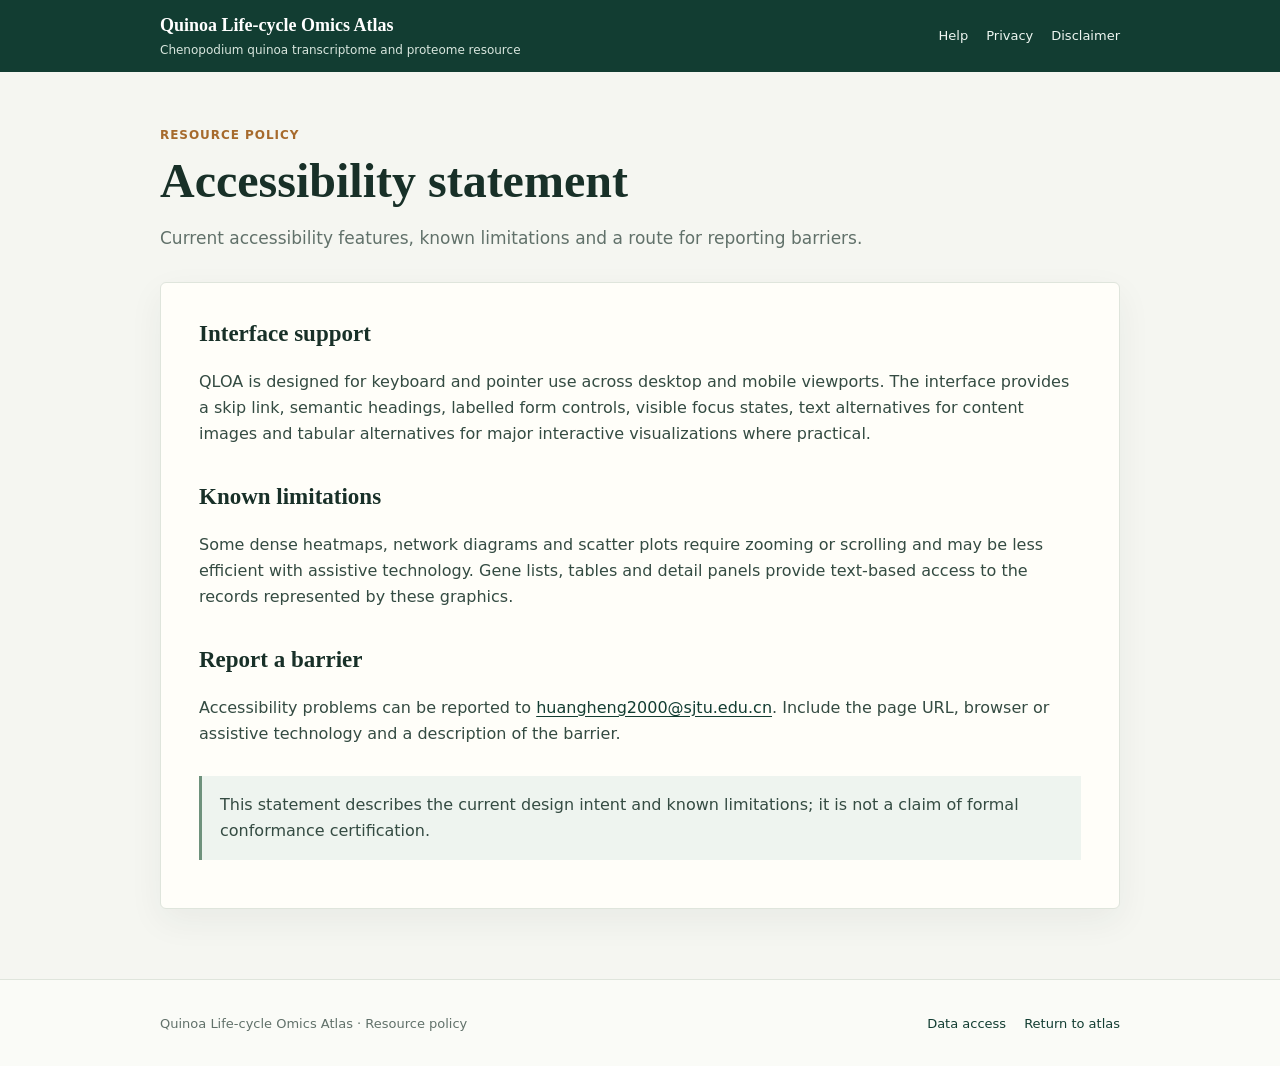
<file: accessibility.html>
<!doctype html>
<html lang="en">
<head>
  <meta charset="utf-8">
  <meta name="viewport" content="width=device-width, initial-scale=1">
  <meta name="description" content="Accessibility statement for the Quinoa Life-cycle Omics Atlas.">
  <meta name="theme-color" content="#123d32">
  <title>Accessibility | Quinoa Life-cycle Omics Atlas</title>
  <link rel="icon" href="./favicon.svg" type="image/svg+xml">
  <link rel="stylesheet" href="./policy.css">
</head>
<body>
  <a class="skip-link" href="#content">Skip to content</a>
  <header><div class="header-inner"><a class="brand" href="./#home"><strong>Quinoa Life-cycle Omics Atlas</strong><small>Chenopodium quinoa transcriptome and proteome resource</small></a><nav aria-label="Policy navigation"><a href="./#about">Help</a><a href="./privacy.html">Privacy</a><a href="./disclaimer.html">Disclaimer</a></nav></div></header>
  <main id="content">
    <p class="eyebrow">Resource policy</p><h1>Accessibility statement</h1>
    <p class="lead">Current accessibility features, known limitations and a route for reporting barriers.</p>
    <div class="policy-content">
      <h2>Interface support</h2>
      <p>QLOA is designed for keyboard and pointer use across desktop and mobile viewports. The interface provides a skip link, semantic headings, labelled form controls, visible focus states, text alternatives for content images and tabular alternatives for major interactive visualizations where practical.</p>
      <h2>Known limitations</h2>
      <p>Some dense heatmaps, network diagrams and scatter plots require zooming or scrolling and may be less efficient with assistive technology. Gene lists, tables and detail panels provide text-based access to the records represented by these graphics.</p>
      <h2>Report a barrier</h2>
      <p>Accessibility problems can be reported to <a href="mailto:huangheng2000@sjtu.edu.cn">huangheng2000@sjtu.edu.cn</a>. Include the page URL, browser or assistive technology and a description of the barrier.</p>
      <p class="status-note">This statement describes the current design intent and known limitations; it is not a claim of formal conformance certification.</p>
    </div>
  </main>
  <footer><div class="footer-inner"><span>Quinoa Life-cycle Omics Atlas · Resource policy</span><nav aria-label="Footer"><a href="./data-access.html">Data access</a><a href="./#home">Return to atlas</a></nav></div></footer>
</body>
</html>
</file>
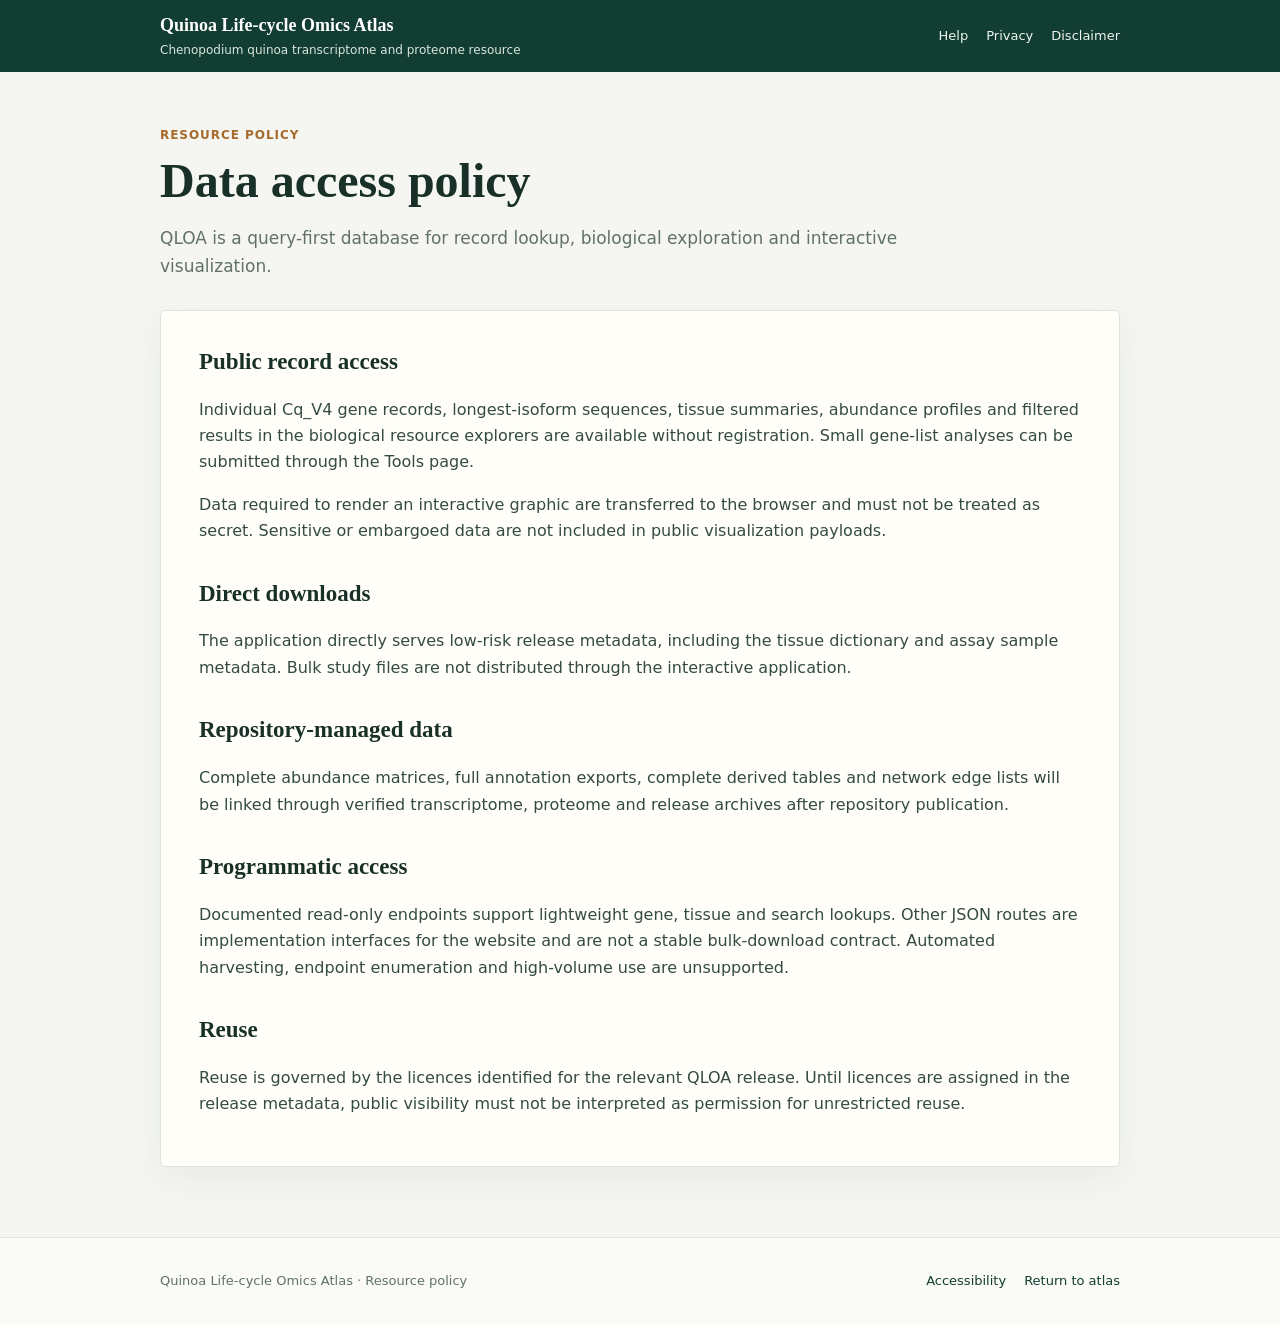
<file: data-access.html>
<!doctype html>
<html lang="en">
<head>
  <meta charset="utf-8">
  <meta name="viewport" content="width=device-width, initial-scale=1">
  <meta name="description" content="Data access policy for the Quinoa Life-cycle Omics Atlas.">
  <meta name="theme-color" content="#123d32">
  <title>Data Access | Quinoa Life-cycle Omics Atlas</title>
  <link rel="icon" href="./favicon.svg" type="image/svg+xml">
  <link rel="stylesheet" href="./policy.css">
</head>
<body>
  <a class="skip-link" href="#content">Skip to content</a>
  <header><div class="header-inner"><a class="brand" href="./#home"><strong>Quinoa Life-cycle Omics Atlas</strong><small>Chenopodium quinoa transcriptome and proteome resource</small></a><nav aria-label="Policy navigation"><a href="./#about">Help</a><a href="./privacy.html">Privacy</a><a href="./disclaimer.html">Disclaimer</a></nav></div></header>
  <main id="content">
    <p class="eyebrow">Resource policy</p><h1>Data access policy</h1>
    <p class="lead">QLOA is a query-first database for record lookup, biological exploration and interactive visualization.</p>
    <div class="policy-content">
      <h2>Public record access</h2>
      <p>Individual Cq_V4 gene records, longest-isoform sequences, tissue summaries, abundance profiles and filtered results in the biological resource explorers are available without registration. Small gene-list analyses can be submitted through the Tools page.</p>
      <p>Data required to render an interactive graphic are transferred to the browser and must not be treated as secret. Sensitive or embargoed data are not included in public visualization payloads.</p>
      <h2>Direct downloads</h2>
      <p>The application directly serves low-risk release metadata, including the tissue dictionary and assay sample metadata. Bulk study files are not distributed through the interactive application.</p>
      <h2>Repository-managed data</h2>
      <p>Complete abundance matrices, full annotation exports, complete derived tables and network edge lists will be linked through verified transcriptome, proteome and release archives after repository publication.</p>
      <h2>Programmatic access</h2>
      <p>Documented read-only endpoints support lightweight gene, tissue and search lookups. Other JSON routes are implementation interfaces for the website and are not a stable bulk-download contract. Automated harvesting, endpoint enumeration and high-volume use are unsupported.</p>
      <h2>Reuse</h2>
      <p>Reuse is governed by the licences identified for the relevant QLOA release. Until licences are assigned in the release metadata, public visibility must not be interpreted as permission for unrestricted reuse.</p>
    </div>
  </main>
  <footer><div class="footer-inner"><span>Quinoa Life-cycle Omics Atlas · Resource policy</span><nav aria-label="Footer"><a href="./accessibility.html">Accessibility</a><a href="./#home">Return to atlas</a></nav></div></footer>
</body>
</html>
</file>
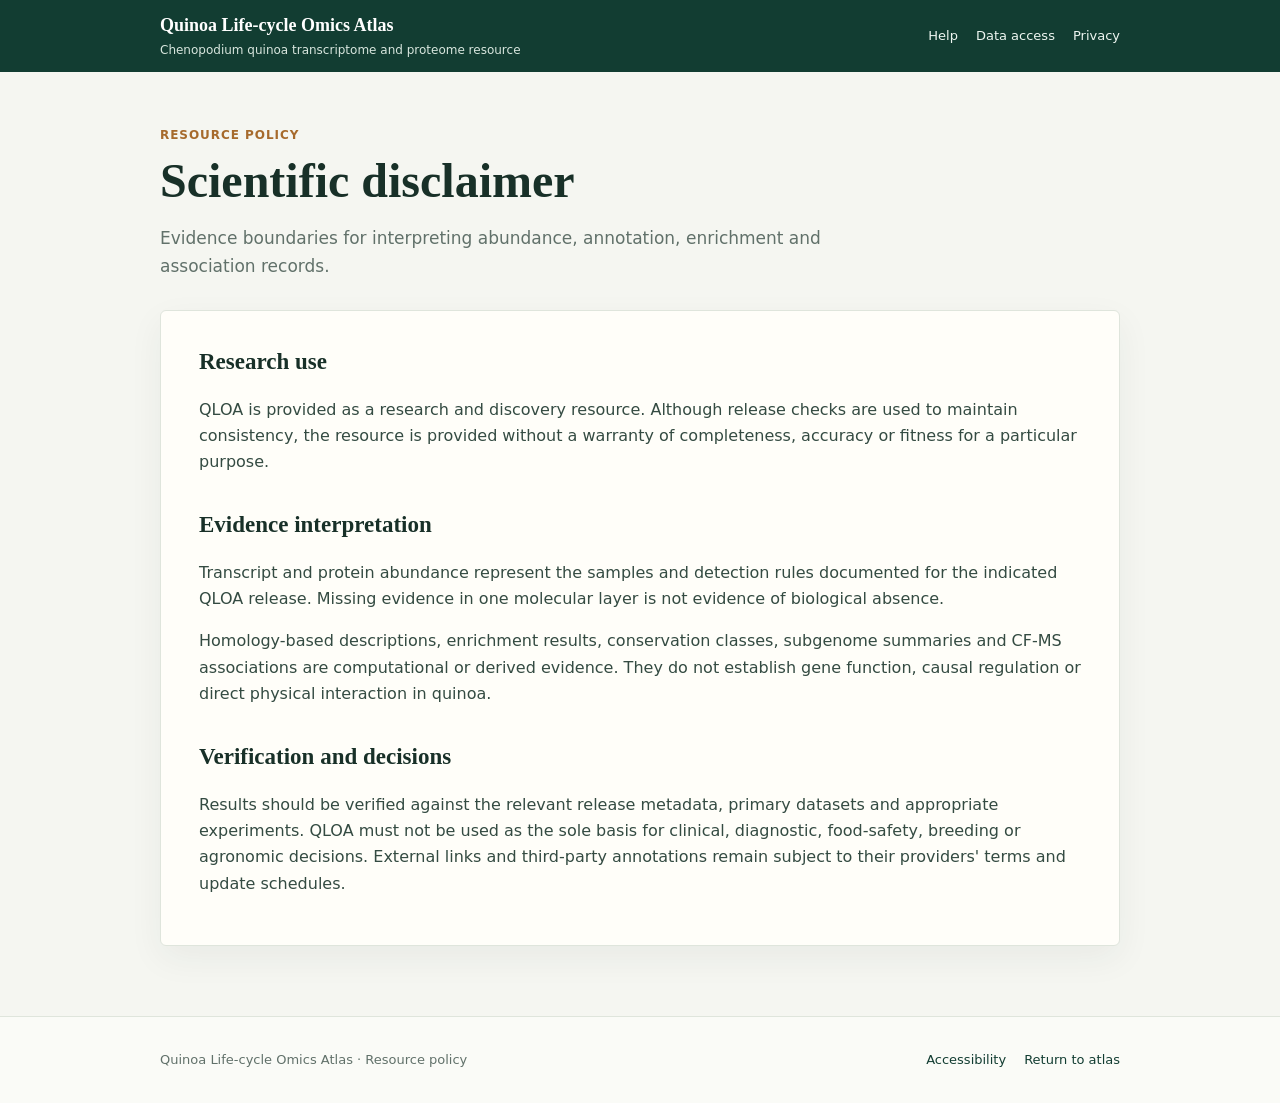
<file: disclaimer.html>
<!doctype html>
<html lang="en">
<head>
  <meta charset="utf-8">
  <meta name="viewport" content="width=device-width, initial-scale=1">
  <meta name="description" content="Scientific interpretation and use limitations for the Quinoa Life-cycle Omics Atlas.">
  <meta name="theme-color" content="#123d32">
  <title>Scientific Disclaimer | Quinoa Life-cycle Omics Atlas</title>
  <link rel="icon" href="./favicon.svg" type="image/svg+xml">
  <link rel="stylesheet" href="./policy.css">
</head>
<body>
  <a class="skip-link" href="#content">Skip to content</a>
  <header><div class="header-inner"><a class="brand" href="./#home"><strong>Quinoa Life-cycle Omics Atlas</strong><small>Chenopodium quinoa transcriptome and proteome resource</small></a><nav aria-label="Policy navigation"><a href="./#about">Help</a><a href="./data-access.html">Data access</a><a href="./privacy.html">Privacy</a></nav></div></header>
  <main id="content">
    <p class="eyebrow">Resource policy</p><h1>Scientific disclaimer</h1>
    <p class="lead">Evidence boundaries for interpreting abundance, annotation, enrichment and association records.</p>
    <div class="policy-content">
      <h2>Research use</h2>
      <p>QLOA is provided as a research and discovery resource. Although release checks are used to maintain consistency, the resource is provided without a warranty of completeness, accuracy or fitness for a particular purpose.</p>
      <h2>Evidence interpretation</h2>
      <p>Transcript and protein abundance represent the samples and detection rules documented for the indicated QLOA release. Missing evidence in one molecular layer is not evidence of biological absence.</p>
      <p>Homology-based descriptions, enrichment results, conservation classes, subgenome summaries and CF-MS associations are computational or derived evidence. They do not establish gene function, causal regulation or direct physical interaction in quinoa.</p>
      <h2>Verification and decisions</h2>
      <p>Results should be verified against the relevant release metadata, primary datasets and appropriate experiments. QLOA must not be used as the sole basis for clinical, diagnostic, food-safety, breeding or agronomic decisions. External links and third-party annotations remain subject to their providers' terms and update schedules.</p>
    </div>
  </main>
  <footer><div class="footer-inner"><span>Quinoa Life-cycle Omics Atlas · Resource policy</span><nav aria-label="Footer"><a href="./accessibility.html">Accessibility</a><a href="./#home">Return to atlas</a></nav></div></footer>
</body>
</html>
</file>
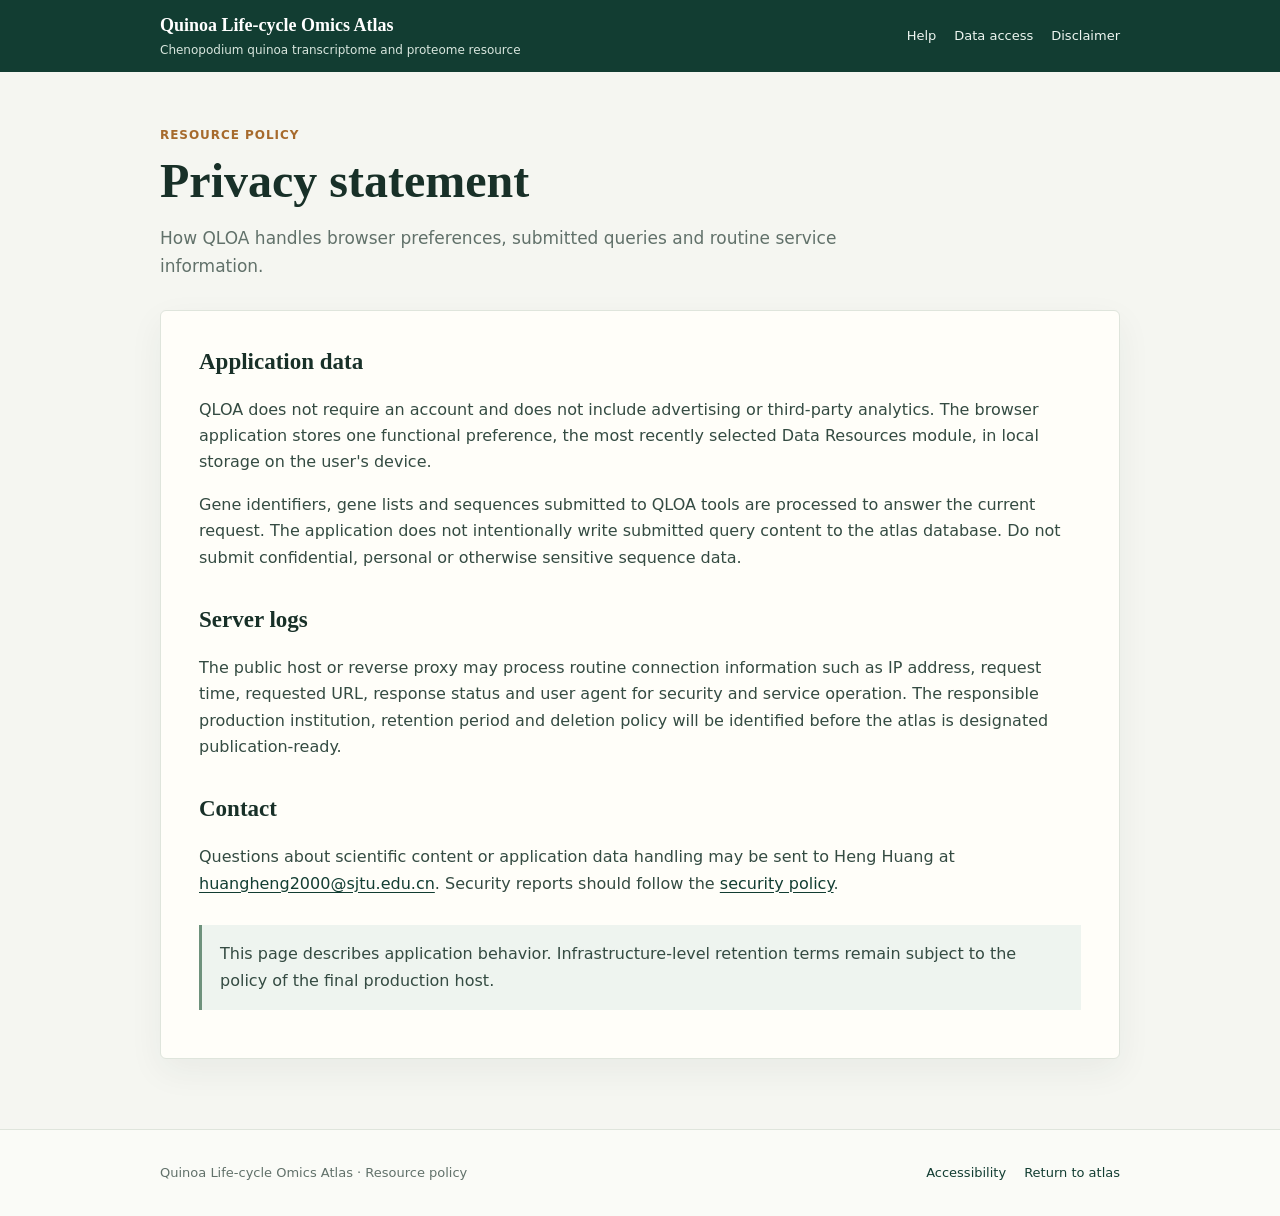
<file: privacy.html>
<!doctype html>
<html lang="en">
<head>
  <meta charset="utf-8">
  <meta name="viewport" content="width=device-width, initial-scale=1">
  <meta name="description" content="Privacy statement for the Quinoa Life-cycle Omics Atlas.">
  <meta name="theme-color" content="#123d32">
  <title>Privacy | Quinoa Life-cycle Omics Atlas</title>
  <link rel="icon" href="./favicon.svg" type="image/svg+xml">
  <link rel="stylesheet" href="./policy.css">
</head>
<body>
  <a class="skip-link" href="#content">Skip to content</a>
  <header><div class="header-inner"><a class="brand" href="./#home"><strong>Quinoa Life-cycle Omics Atlas</strong><small>Chenopodium quinoa transcriptome and proteome resource</small></a><nav aria-label="Policy navigation"><a href="./#about">Help</a><a href="./data-access.html">Data access</a><a href="./disclaimer.html">Disclaimer</a></nav></div></header>
  <main id="content">
    <p class="eyebrow">Resource policy</p><h1>Privacy statement</h1>
    <p class="lead">How QLOA handles browser preferences, submitted queries and routine service information.</p>
    <div class="policy-content">
      <h2>Application data</h2>
      <p>QLOA does not require an account and does not include advertising or third-party analytics. The browser application stores one functional preference, the most recently selected Data Resources module, in local storage on the user's device.</p>
      <p>Gene identifiers, gene lists and sequences submitted to QLOA tools are processed to answer the current request. The application does not intentionally write submitted query content to the atlas database. Do not submit confidential, personal or otherwise sensitive sequence data.</p>
      <h2>Server logs</h2>
      <p>The public host or reverse proxy may process routine connection information such as IP address, request time, requested URL, response status and user agent for security and service operation. The responsible production institution, retention period and deletion policy will be identified before the atlas is designated publication-ready.</p>
      <h2>Contact</h2>
      <p>Questions about scientific content or application data handling may be sent to Heng Huang at <a href="mailto:huangheng2000@sjtu.edu.cn">huangheng2000@sjtu.edu.cn</a>. Security reports should follow the <a href="https://github.com/LaForever/qunioa_web/blob/main/SECURITY.md">security policy</a>.</p>
      <p class="status-note">This page describes application behavior. Infrastructure-level retention terms remain subject to the policy of the final production host.</p>
    </div>
  </main>
  <footer><div class="footer-inner"><span>Quinoa Life-cycle Omics Atlas · Resource policy</span><nav aria-label="Footer"><a href="./accessibility.html">Accessibility</a><a href="./#home">Return to atlas</a></nav></div></footer>
</body>
</html>
</file>
<file: styles.css>
:root {
  --ink: #17231d;
  --muted: #5f6d65;
  --forest-950: #10291d;
  --forest-900: #173a29;
  --forest-700: #2d6247;
  --forest-500: #648b70;
  --rna: #4f7c8a;
  --protein: #6b3fa0;
  --berry: #b56b82;
  --leaf: #a6bc8c;
  --seed: #c79a4a;
  --cream: #f4f0e6;
  --paper: #fffdf8;
  --white: #ffffff;
  --line: #dfe5dd;
  --line-dark: rgba(255, 255, 255, 0.16);
  --shadow: 0 18px 55px rgba(16, 41, 29, 0.09);
  --radius: 18px;
  --content: 1540px;
}

@media (max-width: 900px) {
  .fig3-explorer .fig3-hero {
    flex-direction: column;
  }

  .fig3-explorer .fig3-hero-actions {
    width: 100%;
    flex-wrap: wrap;
  }
}

* {
  box-sizing: border-box;
}

.skip-link {
  position: fixed;
  z-index: 1000;
  top: -4rem;
  left: 0.5rem;
  padding: 0.65rem 0.9rem;
  color: #fff;
  background: var(--forest-900);
  border-radius: 4px;
  opacity: 0;
  pointer-events: none;
}

.skip-link:focus {
  top: 0.5rem;
  opacity: 1;
  pointer-events: auto;
}

html {
  scroll-behavior: smooth;
  scroll-padding-top: 7.5rem;
}

body {
  margin: 0;
  min-width: 320px;
  color: var(--ink);
  background:
    linear-gradient(rgba(23, 58, 41, 0.035) 1px, transparent 1px),
    linear-gradient(90deg, rgba(23, 58, 41, 0.035) 1px, transparent 1px),
    #f7f7f2;
  background-size: 42px 42px;
  font-family: Aptos, "Trebuchet MS", "Microsoft YaHei", sans-serif;
  line-height: 1.55;
}

img {
  display: block;
  max-width: 100%;
}

a {
  color: inherit;
  text-decoration: none;
}

button,
input,
select {
  font: inherit;
}

button,
a,
input,
select {
  -webkit-tap-highlight-color: transparent;
}

code,
pre {
  font-family: "Cascadia Code", Consolas, monospace;
}

.sr-only {
  position: absolute;
  width: 1px;
  height: 1px;
  padding: 0;
  margin: -1px;
  overflow: hidden;
  clip: rect(0, 0, 0, 0);
  white-space: nowrap;
  border: 0;
}

.release-bar {
  display: flex;
  justify-content: space-between;
  gap: 1rem;
  padding: 0.45rem max(4vw, calc((100vw - var(--content)) / 2));
  color: rgba(255, 255, 255, 0.76);
  background: #0b2117;
  font-size: 0.76rem;
  letter-spacing: 0.04em;
}

.release-bar span:first-child {
  color: var(--white);
  font-weight: 700;
  text-transform: uppercase;
  letter-spacing: 0.12em;
}

.topbar {
  position: sticky;
  top: 0;
  z-index: 50;
  display: flex;
  justify-content: space-between;
  align-items: center;
  gap: 2rem;
  min-height: 5.25rem;
  padding: 0.8rem max(4vw, calc((100vw - var(--content)) / 2));
  background: rgba(255, 253, 248, 0.94);
  border-bottom: 1px solid var(--line);
  backdrop-filter: blur(18px);
}

.brand {
  display: flex;
  align-items: center;
  gap: 0.8rem;
}

.brand-mark {
  display: grid;
  place-items: center;
  width: 2.9rem;
  height: 2.9rem;
  color: var(--white);
  background: var(--forest-900);
  border-radius: 50% 50% 48% 52% / 58% 46% 54% 42%;
  font-family: Georgia, serif;
  font-size: 1.55rem;
  box-shadow: inset 0 0 0 5px rgba(255, 255, 255, 0.08);
}

.brand strong,
.brand small {
  display: block;
}

.brand strong {
  font-family: "Palatino Linotype", Georgia, serif;
  font-size: 1.2rem;
  line-height: 1.1;
}

.brand small {
  margin-top: 0.2rem;
  color: var(--muted);
  font-size: 0.76rem;
}

.topnav {
  display: flex;
  flex-wrap: wrap;
  align-items: center;
  gap: 1.35rem;
  color: #45554b;
  font-size: 0.9rem;
  font-weight: 650;
}

.topnav a {
  position: relative;
  padding: 0.5rem 0;
}

.topnav a::after {
  content: "";
  position: absolute;
  right: 0;
  bottom: 0.2rem;
  left: 0;
  height: 2px;
  background: var(--seed);
  transform: scaleX(0);
  transform-origin: left;
  transition: transform 180ms ease;
}

.topnav a:hover::after {
  transform: scaleX(1);
}

.topnav a.active {
  color: var(--forest-900);
}

.topnav a.active::after {
  transform: scaleX(1);
}

main,
footer {
  width: min(calc(100% - 8vw), var(--content));
  margin-inline: auto;
}

main {
  display: grid;
  grid-template-columns: minmax(0, 1fr);
  gap: 1.2rem;
  min-height: calc(100vh - 11rem);
  padding: 1.35rem 0 4rem;
}

.route-page:not(.active-page),
.home-only:not(.active-page) {
  display: none;
}

.route-page.active-page,
.home-only.active-page {
  display: grid;
}

.hero {
  position: relative;
  display: grid;
  grid-template-columns: minmax(0, 1.25fr) minmax(370px, 0.75fr);
  min-height: min(40rem, calc(100vh - 9rem));
  overflow: hidden;
  color: var(--white);
  background:
    radial-gradient(circle at 15% 0%, rgba(166, 188, 140, 0.24), transparent 32%),
    linear-gradient(135deg, var(--forest-950), var(--forest-900) 65%, #244b36);
  border: 1px solid rgba(255, 255, 255, 0.06);
  border-radius: 28px;
  box-shadow: 0 30px 80px rgba(16, 41, 29, 0.22);
  width: 100%;
  max-width: 100%;
}

.hero > *,
.hero-copy,
.hero-search,
.resource-strip,
.overview-grid,
.section-block,
.about-section {
  min-width: 0;
}

.hero::before {
  content: "";
  position: absolute;
  inset: 0;
  opacity: 0.12;
  background-image: radial-gradient(circle, #fff 1px, transparent 1px);
  background-size: 22px 22px;
  pointer-events: none;
}

.hero-copy {
  position: relative;
  z-index: 1;
  align-self: center;
  padding: clamp(2.2rem, 5vw, 5.4rem);
}

.eyebrow {
  margin: 0 0 0.6rem;
  color: #9a6b23;
  font-size: 0.74rem;
  font-weight: 800;
  letter-spacing: 0.16em;
  text-transform: uppercase;
}

.hero .eyebrow {
  color: #d9bc7c;
}

.hero h1,
.section-head h2,
.panel h2,
.about-section h2,
.analysis-card h3,
.api-card h3,
.entry-meta h3,
.atlas-head h4,
.download-card h4 {
  margin: 0;
  font-family: "Palatino Linotype", Georgia, serif;
  font-weight: 600;
  letter-spacing: -0.025em;
}

.hero h1 {
  max-width: 850px;
  font-size: clamp(2.8rem, 5vw, 5.7rem);
  line-height: 0.97;
  overflow-wrap: anywhere;
}

.hero-text {
  max-width: 760px;
  margin: 1.4rem 0 0;
  color: rgba(255, 255, 255, 0.74);
  font-size: 1.05rem;
  line-height: 1.75;
}

.hero-search {
  display: grid;
  grid-template-columns: 1fr auto;
  max-width: 780px;
  margin-top: 2rem;
  padding: 0.38rem;
  background: var(--white);
  border-radius: 9px;
  box-shadow: 0 14px 35px rgba(0, 0, 0, 0.2);
}

.hero-search input,
.hero-search button,
.filter-grid input,
.filter-grid select,
.mode-button,
.pager-controls button {
  min-height: 3rem;
  border: 1px solid transparent;
  border-radius: 6px;
}

.hero-search input {
  min-width: 0;
  padding: 0.8rem 1rem;
  color: var(--ink);
  background: transparent;
  outline: none;
}

.hero-search button,
.pill-button,
.download-link {
  display: inline-flex;
  align-items: center;
  justify-content: center;
  padding: 0.82rem 1.2rem;
  color: var(--white);
  background: var(--seed);
  border: 0;
  border-radius: 6px;
  cursor: pointer;
  font-weight: 750;
  transition: transform 160ms ease, background 160ms ease;
}

.hero-search button:hover,
.pill-button:hover,
.download-link:hover {
  background: #ad7c31;
  transform: translateY(-1px);
}

.search-example {
  margin: 0.65rem 0 0;
  color: rgba(255, 255, 255, 0.56);
  font-size: 0.78rem;
}

.search-example code {
  color: rgba(255, 255, 255, 0.84);
}

.suggestion-list {
  display: grid;
  gap: 0.5rem;
  max-width: 780px;
  margin-top: 0.55rem;
}

.suggestion-card {
  display: flex;
  justify-content: space-between;
  gap: 1rem;
  align-items: center;
  width: 100%;
  padding: 0.8rem 0.95rem;
  color: var(--ink);
  text-align: left;
  background: rgba(255, 255, 255, 0.96);
  border: 1px solid rgba(255, 255, 255, 0.3);
  border-radius: 7px;
  cursor: pointer;
}

.suggestion-card p {
  margin: 0.15rem 0 0;
  color: var(--muted);
  font-size: 0.82rem;
}

.suggestion-card > span {
  color: var(--forest-700);
  font-size: 0.78rem;
  font-weight: 700;
}

.hero-actions {
  display: flex;
  align-items: center;
  flex-wrap: wrap;
  gap: 1.2rem;
  margin-top: 1.4rem;
}

.pill-button {
  background: var(--white);
  color: var(--forest-900);
}

.pill-button:hover {
  color: var(--white);
}

.text-link {
  display: inline-flex;
  align-items: center;
  gap: 0.45rem;
  color: var(--forest-700);
  font-weight: 750;
}

.hero .text-link {
  color: #e8d4a6;
}

.text-link span {
  transition: transform 160ms ease;
}

.text-link:hover span {
  transform: translateX(3px);
}

.stat-grid {
  display: grid;
  grid-template-columns: repeat(3, minmax(0, 1fr));
  gap: 1px;
  max-width: 800px;
  margin-top: 2rem;
  overflow: hidden;
  background: rgba(255, 255, 255, 0.14);
  border: 1px solid rgba(255, 255, 255, 0.14);
  border-radius: 9px;
}

.stat-card {
  min-height: 6.8rem;
  padding: 1rem;
  background: rgba(9, 35, 23, 0.62);
}

.stat-card span {
  display: block;
  color: rgba(255, 255, 255, 0.57);
  font-size: 0.72rem;
}

.stat-card strong {
  display: block;
  margin: 0.15rem 0;
  color: var(--white);
  font-family: "Palatino Linotype", Georgia, serif;
  font-size: 1.7rem;
}

.hero-visual {
  position: relative;
  min-height: 42rem;
  background: #050a07;
}

.hero-visual::after {
  content: "";
  position: absolute;
  inset: 0;
  background: linear-gradient(90deg, var(--forest-900) 0%, transparent 22%, transparent 70%, rgba(0, 0, 0, 0.18));
  pointer-events: none;
}

.hero-visual > img {
  width: 100%;
  height: 100%;
  object-fit: cover;
  object-position: center top;
}

.visual-caption {
  position: absolute;
  z-index: 2;
  right: 1.4rem;
  bottom: 1.4rem;
  left: 1.4rem;
  padding: 1rem 1.1rem;
  background: rgba(10, 29, 20, 0.78);
  border: 1px solid var(--line-dark);
  border-radius: 10px;
  backdrop-filter: blur(12px);
}

.visual-caption span,
.visual-caption small {
  display: block;
  color: rgba(255, 255, 255, 0.58);
  font-size: 0.72rem;
}

.visual-caption strong {
  display: block;
  margin: 0.15rem 0;
  font-family: Georgia, serif;
  font-size: 1.05rem;
}

.resource-strip {
  display: grid;
  grid-template-columns: repeat(4, minmax(0, 1fr));
  background: var(--paper);
  border: 1px solid var(--line);
  box-shadow: var(--shadow);
}

.resource-strip article {
  display: flex;
  align-items: center;
  gap: 0.9rem;
  padding: 1.25rem;
  border-right: 1px solid var(--line);
}

.resource-strip article:last-child {
  border-right: 0;
}

.resource-number {
  color: var(--seed);
  font-family: Georgia, serif;
  font-size: 1.55rem;
}

.resource-strip strong,
.resource-strip small {
  display: block;
}

.resource-strip small {
  margin-top: 0.15rem;
  color: var(--muted);
  font-size: 0.76rem;
}

.overview-grid {
  display: grid;
  grid-template-columns: 0.8fr 1.25fr 0.95fr;
  gap: 1.2rem;
}

.panel,
.section-block,
.analysis-card,
.about-section article {
  background: var(--paper);
  border: 1px solid var(--line);
  box-shadow: var(--shadow);
}

.panel {
  padding: clamp(1.4rem, 2.3vw, 2.2rem);
  border-radius: var(--radius);
}

.panel h2,
.section-head h2,
.about-section h2 {
  font-size: clamp(1.65rem, 2.3vw, 2.5rem);
  line-height: 1.05;
}

.overview-intro {
  background: var(--cream);
}

.overview-intro p:last-child,
.panel p,
.section-caption,
.about-section p,
.api-card p,
.annotation-card p,
.entry-note,
.mini-card p,
.tissue-card p,
.download-card p {
  color: var(--muted);
}

.source-list,
.annotation-stack,
.mini-list,
.bar-list {
  display: grid;
  gap: 0.65rem;
}

.source-list {
  max-height: 25rem;
  overflow: auto;
}

.source-item {
  display: flex;
  justify-content: space-between;
  align-items: center;
  gap: 1rem;
  min-width: 0;
  padding: 0.8rem 0;
  border-bottom: 1px solid var(--line);
}

.source-item > div {
  min-width: 0;
}

.source-item:last-child {
  border-bottom: 0;
}

.source-item strong,
.source-item span {
  display: block;
}

.source-item span {
  color: var(--muted);
  font-size: 0.75rem;
  overflow-wrap: anywhere;
}

.source-item > span {
  text-align: right;
  white-space: nowrap;
}

.specimen-panel {
  display: grid;
  grid-template-rows: 12rem auto;
  padding: 0;
  overflow: hidden;
}

.specimen-panel > div:last-child {
  padding: 1.4rem;
}

.specimen-image {
  overflow: hidden;
  background: #050805;
}

.specimen-image img {
  width: 100%;
  height: 100%;
  object-fit: cover;
}

.home-dashboard {
  gap: 1rem;
  padding: clamp(1.4rem, 2.4vw, 2.5rem);
  background: var(--paper);
  border: 1px solid var(--line);
  border-radius: var(--radius);
  box-shadow: var(--shadow);
}

.portal-grid {
  display: grid;
  grid-template-columns: repeat(4, minmax(0, 1fr));
  gap: 0.9rem;
}

.portal-card {
  display: grid;
  grid-template-rows: auto auto auto minmax(8rem, 1fr);
  gap: 0.55rem;
  min-height: 19rem;
  padding: 1rem;
  overflow: hidden;
  background: var(--white);
  border: 1px solid var(--line);
  border-radius: 11px;
  transition: transform 160ms ease, border-color 160ms ease, box-shadow 160ms ease;
}

.portal-card:hover {
  border-color: var(--forest-500);
  box-shadow: 0 16px 35px rgba(16, 41, 29, 0.1);
  transform: translateY(-2px);
}

.portal-icon {
  display: inline-grid;
  place-items: center;
  width: 2.35rem;
  height: 2.35rem;
  color: var(--white);
  background: var(--forest-900);
  border-radius: 50%;
  font-family: Georgia, serif;
  font-size: 0.86rem;
}

.portal-card strong {
  font-family: "Palatino Linotype", Georgia, serif;
  font-size: 1.3rem;
  line-height: 1.05;
}

.portal-card small {
  color: var(--muted);
  font-size: 0.82rem;
}

.portal-visual {
  min-height: 8rem;
  padding: 0.7rem;
  overflow: hidden;
  background:
    linear-gradient(rgba(79, 124, 138, 0.045) 1px, transparent 1px),
    linear-gradient(90deg, rgba(79, 124, 138, 0.045) 1px, transparent 1px),
    #f8faf9;
  background-size: 18px 18px;
  border: 1px solid #e4ebe6;
  border-radius: 8px;
}

.mini-life-svg {
  display: block;
  width: 100%;
  height: 100%;
}

.mini-life-line {
  fill: none;
  stroke: rgba(45, 98, 71, 0.28);
  stroke-width: 8;
  stroke-linecap: round;
}

.mini-life-svg text {
  fill: #506057;
  font-size: 8px;
  font-weight: 750;
  text-anchor: middle;
}

.mini-donut {
  display: grid;
  place-items: center;
  width: 6.6rem;
  height: 6.6rem;
  margin: 0 auto 0.6rem;
  background:
    radial-gradient(circle at center, #f8faf9 0 48%, transparent 49%),
    conic-gradient(var(--rna) 0 42%, var(--protein) 42% 70%, var(--berry) 70% 100%);
  border-radius: 50%;
}

.mini-donut strong,
.mini-donut span {
  grid-area: 1 / 1;
}

.mini-donut strong {
  color: var(--forest-950);
  font-family: Georgia, serif;
  font-size: 1.2rem;
}

.mini-donut span {
  margin-top: 2rem;
  color: var(--muted);
  font-size: 0.65rem;
}

.mini-legend,
.mini-category-bars {
  display: grid;
  gap: 0.35rem;
}

.mini-legend span {
  display: flex;
  align-items: center;
  gap: 0.35rem;
  color: var(--muted);
  font-size: 0.72rem;
}

.mini-legend i {
  width: 0.7rem;
  height: 0.7rem;
  border-radius: 50%;
}

.mini-category-bars div {
  display: grid;
  grid-template-columns: 5.5rem 1fr 1.5rem;
  gap: 0.45rem;
  align-items: center;
  color: var(--muted);
  font-size: 0.72rem;
}

.mini-category-bars i {
  height: 0.62rem;
  background: linear-gradient(90deg, var(--rna), var(--protein));
  border-radius: 999px;
}

.visual-resource-grid {
  display: grid;
  grid-template-columns: 1fr 1fr 1fr;
  gap: 0.9rem;
}

.visual-panel {
  min-width: 0;
  padding: 1rem;
  background: #fbfcfb;
  border: 1px solid var(--line);
  border-radius: 11px;
}

.visual-panel h3 {
  margin: 0 0 0.85rem;
  font-family: "Palatino Linotype", Georgia, serif;
  font-size: 1.08rem;
}

.category-chart,
.correlation-preview {
  display: grid;
  gap: 0.55rem;
}

.category-row {
  display: grid;
  grid-template-columns: 6.4rem 4rem 1fr;
  gap: 0.55rem;
  align-items: center;
  color: var(--muted);
  font-size: 0.76rem;
}

.category-row strong {
  color: var(--ink);
  text-transform: capitalize;
}

.paired-bars {
  display: grid;
  gap: 0.18rem;
}

.paired-bars i,
.spark-row i {
  display: block;
  height: 0.45rem;
  border-radius: 999px;
}

.rna-bar {
  background: var(--rna);
}

.protein-bar {
  background: var(--protein);
}

.spark-row {
  display: grid;
  grid-template-columns: 3rem 1fr 3rem;
  gap: 0.55rem;
  align-items: center;
  color: var(--muted);
  font-size: 0.76rem;
}

.spark-row i {
  background: linear-gradient(90deg, var(--rna), var(--seed));
}

.workflow-graphic {
  display: grid;
  grid-template-columns: 1fr auto 1fr auto 1fr auto 1fr;
  gap: 0.55rem;
  align-items: center;
  min-height: 8rem;
}

.workflow-graphic span {
  display: grid;
  place-items: center;
  min-height: 3.8rem;
  padding: 0.65rem;
  color: var(--forest-900);
  text-align: center;
  background: #eef4ef;
  border: 1px solid #dce8df;
  border-radius: 8px;
  font-size: 0.78rem;
  font-weight: 750;
}

.workflow-graphic i {
  width: 1.4rem;
  height: 2px;
  background: var(--seed);
}

/* Home page: database-first resource index */
.home-hero {
  grid-template-columns: minmax(0, 1.45fr) minmax(300px, 0.55fr);
  min-height: 31rem;
  background: var(--forest-950);
  border-radius: 8px;
  box-shadow: 0 18px 48px rgba(16, 41, 29, 0.16);
}

.home-hero::before {
  display: none;
}

.home-hero .hero-copy {
  padding: clamp(2rem, 4vw, 3.8rem);
}

.home-hero h1 {
  max-width: 760px;
  font-size: clamp(2.65rem, 4.5vw, 4.8rem);
  line-height: 1;
  letter-spacing: 0;
}

.home-hero .hero-text {
  max-width: 720px;
  margin-top: 1rem;
  font-size: 1rem;
  line-height: 1.6;
}

.home-hero .hero-search {
  margin-top: 1.45rem;
}

.home-hero .stat-grid {
  grid-template-columns: repeat(4, minmax(0, 1fr));
  max-width: 780px;
  margin-top: 1.4rem;
}

.home-hero .stat-card {
  min-height: 5.2rem;
  padding: 0.72rem 0.85rem;
}

.home-hero .stat-card strong {
  font-size: 1.4rem;
}

.home-hero .hero-visual {
  min-height: 31rem;
}

.home-hero .hero-visual::after {
  background: linear-gradient(90deg, var(--forest-950), transparent 30%);
}

.home-resource-index,
.home-data-overview {
  gap: 1rem;
  padding: clamp(1.35rem, 2.4vw, 2rem);
  background: var(--paper);
  border: 1px solid var(--line);
  border-radius: 8px;
  box-shadow: 0 10px 32px rgba(16, 41, 29, 0.06);
}

.home-section-head {
  display: flex;
  justify-content: space-between;
  align-items: end;
  gap: 1rem;
  padding-bottom: 0.9rem;
  border-bottom: 1px solid var(--line);
}

.home-section-head h2 {
  margin: 0;
  font-family: "Palatino Linotype", Georgia, serif;
  font-size: clamp(1.55rem, 2.2vw, 2rem);
  font-weight: 600;
  line-height: 1.1;
  letter-spacing: 0;
}

.database-portal-grid {
  display: grid;
  grid-template-columns: repeat(3, minmax(0, 1fr));
  gap: 0;
  border-top: 1px solid var(--line);
  border-left: 1px solid var(--line);
}

.database-portal {
  position: relative;
  display: grid;
  align-content: start;
  gap: 0.35rem;
  min-height: 9rem;
  padding: 1.15rem 2.8rem 1.15rem 1.15rem;
  background: #fffefa;
  border-right: 1px solid var(--line);
  border-bottom: 1px solid var(--line);
  transition: background 160ms ease, box-shadow 160ms ease;
}

.database-portal::after {
  content: "\2192";
  position: absolute;
  top: 1.05rem;
  right: 1.1rem;
  color: var(--forest-500);
  font-size: 1.1rem;
}

.database-portal:hover {
  z-index: 1;
  background: #f4f7f2;
  box-shadow: inset 3px 0 var(--forest-700);
}

.database-portal > span {
  color: #7b6750;
  font-size: 0.68rem;
  font-weight: 800;
  text-transform: uppercase;
}

.database-portal strong {
  color: var(--forest-950);
  font-family: "Palatino Linotype", Georgia, serif;
  font-size: 1.15rem;
  line-height: 1.15;
}

.database-portal small {
  color: var(--muted);
  font-size: 0.8rem;
  line-height: 1.45;
}

.home-data-grid {
  display: grid;
  grid-template-columns: 0.9fr 1.1fr 1fr;
  gap: 0.8rem;
}

.home-data-panel {
  min-width: 0;
  padding: 1rem;
  background: #fffefa;
  border: 1px solid var(--line);
  border-radius: 6px;
}

.home-panel-heading {
  display: grid;
  gap: 0.16rem;
  margin-bottom: 0.9rem;
  padding-bottom: 0.7rem;
  border-bottom: 1px solid var(--line);
}

.home-panel-heading span {
  color: #7b6750;
  font-size: 0.68rem;
  font-weight: 800;
  text-transform: uppercase;
}

.home-panel-heading strong {
  color: var(--forest-950);
  font-family: "Palatino Linotype", Georgia, serif;
  font-size: 1.05rem;
}

.release-metadata {
  display: grid;
  gap: 0.55rem;
  margin: 0;
}

.release-metadata > div {
  display: grid;
  grid-template-columns: 7rem minmax(0, 1fr);
  gap: 0.7rem;
  padding-bottom: 0.5rem;
  border-bottom: 1px solid var(--line);
  font-size: 0.78rem;
}

.release-metadata dt {
  color: var(--muted);
}

.release-metadata dd {
  margin: 0;
  color: var(--ink);
  font-weight: 700;
}

.source-disclosure {
  margin-top: 0.75rem;
  font-size: 0.76rem;
}

.source-disclosure summary {
  color: var(--forest-700);
  cursor: pointer;
  font-weight: 750;
}

.source-disclosure .source-list {
  max-height: 15rem;
  margin-top: 0.5rem;
  padding-top: 0.25rem;
  border-top: 1px solid var(--line);
}

.source-disclosure .source-item {
  display: grid;
  grid-template-columns: minmax(0, 1fr);
  gap: 0.2rem;
  padding: 0.5rem 0;
}

.source-disclosure .source-item > span {
  text-align: left;
  white-space: normal;
}

.home-lifecycle-section,
.home-featured-section,
.home-query-section {
  gap: 1rem;
  padding: clamp(1.35rem, 2.4vw, 2rem);
  background: rgba(255, 254, 249, 0.94);
  border: 1px solid var(--line);
  border-radius: 8px;
  box-shadow: 0 10px 32px rgba(16, 41, 29, 0.06);
}

.home-section-head > div > p:not(.eyebrow) {
  max-width: 760px;
  margin: 0.35rem 0 0;
  color: var(--muted);
  font-size: 0.8rem;
}

.home-lifecycle-layout {
  display: grid;
  grid-template-columns: minmax(260px, 0.72fr) minmax(0, 1.72fr);
  gap: 0.8rem;
}

.home-plant-figure {
  position: relative;
  display: grid;
  grid-template-rows: minmax(0, 1fr) auto;
  min-height: 31rem;
  margin: 0;
  overflow: hidden;
  background: #fff;
  border: 1px solid var(--line);
  border-radius: 7px;
}

.home-plant-figure > img {
  width: 100%;
  height: 100%;
  min-height: 25rem;
  padding: 0.8rem;
  object-fit: contain;
}

.home-plant-figure figcaption {
  position: relative;
  display: grid;
  grid-template-columns: 1fr auto;
  gap: 0.15rem 0.8rem;
  padding: 0.85rem 1rem;
  background: #fbfaf4;
  border-top: 1px solid var(--line);
}

.home-plant-figure figcaption span,
.home-plant-figure figcaption small {
  color: #7b6750;
  font-size: 0.65rem;
  font-weight: 750;
}

.home-plant-figure figcaption strong {
  grid-row: 2;
  font-family: Georgia, serif;
  font-size: 1.05rem;
}

.home-plant-figure figcaption small {
  grid-column: 2;
  grid-row: 1 / span 2;
  align-self: center;
}

.home-organ-grid {
  display: grid;
  grid-template-columns: repeat(3, minmax(0, 1fr));
  gap: 0.6rem;
}

.home-organ-card {
  position: relative;
  display: grid;
  grid-template-rows: 8.7rem auto;
  min-width: 0;
  min-height: 13rem;
  padding: 0;
  overflow: hidden;
  color: #29473c;
  text-align: left;
  background: #fffef9;
  border: 1px solid #d8dfd7;
  border-radius: 7px;
  cursor: pointer;
  transition: border-color 160ms ease, box-shadow 160ms ease, transform 160ms ease;
}

.home-organ-card:hover,
.home-organ-card.active {
  border-color: var(--organ-accent);
  box-shadow: inset 0 -3px var(--organ-accent), 0 8px 20px rgba(25, 54, 45, 0.08);
  transform: translateY(-1px);
}

.home-organ-image {
  display: grid;
  place-items: center;
  min-width: 0;
  padding: 0.45rem;
  overflow: hidden;
  background: #fff;
}

.home-organ-image img {
  width: 100%;
  height: 100%;
  object-fit: contain;
}

.home-organ-meta {
  display: grid;
  gap: 0.18rem;
  min-width: 0;
  padding: 0.65rem 2.4rem 0.7rem 0.75rem;
  border-top: 1px solid #edf0ea;
}

.home-organ-meta strong {
  font-family: Georgia, serif;
  font-size: 0.98rem;
}

.home-organ-meta small {
  overflow: hidden;
  color: #78877f;
  font-size: 0.68rem;
  text-overflow: ellipsis;
  white-space: nowrap;
}

.home-organ-card > b,
.home-ebc-card > b {
  position: absolute;
  right: 0.65rem;
  bottom: 0.72rem;
  display: grid;
  place-items: center;
  width: 1.5rem;
  height: 1.5rem;
  color: #fff;
  background: var(--organ-accent);
  border-radius: 50%;
  font-size: 0.68rem;
}

.home-ebc-card {
  position: relative;
  display: grid;
  grid-template-columns: auto minmax(0, 1fr);
  gap: 0.75rem;
  align-items: center;
  width: 100%;
  min-height: 4.2rem;
  margin-top: 0.6rem;
  padding: 0.7rem 3rem 0.7rem 0.8rem;
  color: #27554e;
  text-align: left;
  background: #f1faf8;
  border: 1px solid #a9d4d2;
  border-radius: 7px;
  cursor: pointer;
}

.home-ebc-card.active {
  box-shadow: inset 3px 0 #68a6a3;
}

.home-ebc-card strong,
.home-ebc-card small {
  display: block;
}

.home-ebc-card strong {
  font-family: Georgia, serif;
}

.home-ebc-card small {
  margin-top: 0.15rem;
  color: #70857f;
  font-size: 0.68rem;
}

.home-ebc-card > b {
  --organ-accent: #68a6a3;
}

.home-ebc-symbol {
  position: relative;
  width: 2rem;
  height: 2rem;
}

.home-ebc-symbol i {
  position: absolute;
  width: 0.85rem;
  height: 0.85rem;
  background: #dff2f0;
  border: 1px solid #8ec8c3;
  border-radius: 50%;
}

.home-ebc-symbol i:nth-child(2) { right: 0; top: 0.2rem; }
.home-ebc-symbol i:nth-child(3) { left: 0.55rem; bottom: 0; }

.home-lifecycle-detail {
  display: grid;
  grid-template-columns: 0.85fr 1.45fr 1fr;
  gap: 0.65rem;
}

.home-lifecycle-detail > div {
  min-width: 0;
  padding: 0.85rem;
  background: #fffef9;
  border: 1px solid var(--line);
  border-radius: 7px;
}

.home-lifecycle-detail > div > span,
.home-life-metrics > span {
  display: block;
  margin-bottom: 0.35rem;
  color: #9a6b23;
  font-size: 0.62rem;
  font-weight: 800;
  text-transform: uppercase;
}

.home-lifecycle-detail > div > strong {
  font-family: Georgia, serif;
  font-size: 1.05rem;
}

.home-lifecycle-detail p {
  margin: 0.4rem 0 0;
  color: var(--muted);
  font-size: 0.7rem;
  line-height: 1.5;
}

.home-life-tissue-list {
  display: flex;
  flex-wrap: wrap;
  gap: 0.35rem;
}

.home-life-tissue-list button,
.home-query-chips button,
.home-query-chips a,
.home-query-chips span {
  padding: 0.38rem 0.55rem;
  color: #37584c;
  background: #f7faf6;
  border: 1px solid #d2dcd4;
  border-radius: 999px;
  cursor: pointer;
  font-size: 0.68rem;
  font-weight: 750;
}

.home-life-tissue-list button:hover,
.home-query-chips button:hover,
.home-query-chips a:hover {
  color: #fff;
  background: var(--forest-900);
  border-color: var(--forest-900);
}

.home-life-metrics {
  display: grid;
  grid-template-columns: 1fr 1fr;
  gap: 0.5rem;
}

.home-life-metrics > span,
.home-life-metrics > p {
  grid-column: 1 / -1;
}

.home-life-metrics > div {
  display: grid;
  grid-template-columns: 1fr auto;
  gap: 0.2rem;
}

.home-life-metrics small {
  color: var(--muted);
  font-size: 0.66rem;
}

.home-life-metrics strong {
  font-family: Georgia, serif;
  font-size: 0.9rem;
}

.home-life-metrics i {
  grid-column: 1 / -1;
  height: 0.3rem;
  background: linear-gradient(90deg, var(--rna) var(--value), #e5e8df var(--value));
  border-radius: 999px;
}

.home-life-metrics > div:nth-of-type(2) i {
  background: linear-gradient(90deg, var(--seed) var(--value), #e5e8df var(--value));
}

.database-portal-grid {
  grid-template-columns: repeat(4, minmax(0, 1fr));
}

.database-portal.unavailable,
.home-feature-card.unavailable {
  cursor: default;
  background: #f7f7f2;
}

.database-portal.unavailable::after {
  content: "";
}

.database-portal em,
.home-feature-card em {
  width: fit-content;
  margin-top: 0.35rem;
  padding: 0.2rem 0.4rem;
  color: #766a54;
  background: #eee9dc;
  border: 1px solid #ded5c2;
  border-radius: 4px;
  font-size: 0.62rem;
  font-style: normal;
  font-weight: 800;
  text-transform: uppercase;
}

.home-feature-counts {
  display: grid;
  grid-template-columns: 9.5rem minmax(0, 1fr);
  gap: 0.8rem;
  align-items: center;
}

.home-omics-overlap {
  position: relative;
  display: grid;
  place-items: center;
  width: 9rem;
  height: 8rem;
}

.home-omics-overlap > span {
  position: absolute;
  display: grid;
  place-items: start center;
  width: 5.8rem;
  height: 5.8rem;
  padding-top: 0.8rem;
  border-radius: 50%;
  font-size: 0.65rem;
  font-weight: 800;
}

.home-omics-overlap .rna-circle { left: 0.25rem; background: rgba(111, 161, 173, 0.24); color: #466f78; }
.home-omics-overlap .protein-circle { right: 0.25rem; background: rgba(199, 154, 74, 0.24); color: #8e6b2c; }
.home-omics-overlap strong { position: relative; z-index: 1; margin-top: 0.8rem; font-family: Georgia, serif; font-size: 1rem; }
.home-omics-overlap small { position: relative; z-index: 1; margin-top: 2.6rem; color: var(--muted); font-size: 0.58rem; }

.home-feature-counts dl {
  display: grid;
  gap: 0.45rem;
  margin: 0;
}

.home-feature-counts dl > div {
  display: flex;
  justify-content: space-between;
  gap: 0.6rem;
  padding-bottom: 0.35rem;
  border-bottom: 1px solid var(--line);
  font-size: 0.7rem;
}

.home-feature-counts dt { color: var(--muted); }
.home-feature-counts dd { margin: 0; font-weight: 800; }

.home-featured-grid {
  display: grid;
  grid-template-columns: repeat(4, minmax(0, 1fr));
  gap: 0.7rem;
}

.home-feature-card {
  position: relative;
  display: grid;
  align-content: start;
  gap: 0.4rem;
  min-height: 14rem;
  padding: 1rem;
  background: #fffef9;
  border: 1px solid var(--line);
  border-radius: 7px;
  transition: box-shadow 160ms ease, transform 160ms ease;
}

a.home-feature-card:hover {
  box-shadow: 0 10px 24px rgba(28, 56, 47, 0.08);
  transform: translateY(-2px);
}

.home-feature-card > span {
  color: #966d2d;
  font-size: 0.62rem;
  font-weight: 800;
  text-transform: uppercase;
}

.home-feature-card > strong {
  min-height: 2.7rem;
  font-family: Georgia, serif;
  font-size: 1.05rem;
  line-height: 1.2;
}

.home-feature-card p {
  margin: 0;
  color: var(--muted);
  font-size: 0.72rem;
}

.home-mini-bars {
  display: flex;
  align-items: end;
  gap: 0.45rem;
  height: 4.8rem;
  margin-top: auto;
  padding-top: 0.8rem;
  border-top: 1px solid var(--line);
}

.home-mini-bars i { width: 1.2rem; background: #83aebb; }
.home-mini-bars i:nth-child(1) { height: 38%; }
.home-mini-bars i:nth-child(2) { height: 62%; background: #7e9e6b; }
.home-mini-bars i:nth-child(3) { height: 48%; background: #c39b50; }
.home-mini-bars i:nth-child(4) { height: 80%; background: #76579a; }
.home-mini-bars i:nth-child(5) { height: 54%; background: #b97568; }
.home-mini-bars i:nth-child(6) { height: 42%; background: #6f9693; }

.home-cluster-dots {
  display: flex;
  align-items: center;
  gap: 1rem;
  min-height: 4.8rem;
  margin-top: auto;
  padding-top: 0.8rem;
  border-top: 1px solid var(--line);
}

.home-cluster-dots i {
  display: grid;
  place-items: center;
  width: 2.5rem;
  height: 2.5rem;
  color: #fff;
  background: #2f7f62;
  border-radius: 50%;
  font-size: 0.62rem;
  font-style: normal;
}

.home-cluster-dots i:nth-child(2) { background: #c9842a; }
.home-cluster-dots i:nth-child(3) { background: #278f87; }

.home-query-grid {
  display: grid;
  grid-template-columns: 1fr 1fr;
  gap: 0.7rem;
}

.home-query-grid article {
  padding: 0.9rem;
  background: #fffef9;
  border: 1px solid var(--line);
  border-radius: 7px;
}

.home-query-grid article > strong {
  display: block;
  margin-bottom: 0.7rem;
  font-family: Georgia, serif;
  font-size: 0.95rem;
}

.home-query-chips {
  display: flex;
  flex-wrap: wrap;
  gap: 0.4rem;
}

.home-query-chips button {
  font: inherit;
}

.home-query-chips span[aria-disabled="true"] {
  color: #8a8f89;
  cursor: default;
}

@media (max-width: 1040px) {
  .home-hero {
    grid-template-columns: minmax(0, 1fr) minmax(250px, 0.48fr);
  }

  .database-portal-grid,
  .home-data-grid {
    grid-template-columns: repeat(2, minmax(0, 1fr));
  }

  .home-lifecycle-layout {
    grid-template-columns: minmax(230px, 0.65fr) minmax(0, 1.35fr);
  }

  .home-organ-grid,
  .home-featured-grid {
    grid-template-columns: repeat(2, minmax(0, 1fr));
  }

  .home-release-panel {
    grid-column: span 2;
  }
}

@media (max-width: 760px) {
  .home-hero {
    grid-template-columns: minmax(0, 1fr);
  }

  .home-hero .hero-visual {
    min-height: 18rem;
    max-height: 18rem;
  }

  .home-hero .stat-grid {
    grid-template-columns: repeat(2, minmax(0, 1fr));
  }

  .home-section-head {
    align-items: start;
  }

  .database-portal-grid,
  .home-data-grid,
  .home-lifecycle-layout,
  .home-lifecycle-detail,
  .home-query-grid,
  .home-featured-grid {
    grid-template-columns: minmax(0, 1fr);
  }

  .home-organ-grid {
    grid-template-columns: repeat(2, minmax(0, 1fr));
  }

  .home-plant-figure {
    min-height: 25rem;
  }

  .home-lifecycle-detail {
    display: grid;
  }

  .home-feature-counts {
    grid-template-columns: minmax(0, 1fr);
  }

  .home-release-panel {
    grid-column: auto;
  }
}

.section-block {
  padding: clamp(1.4rem, 2.4vw, 2.5rem);
  border-radius: var(--radius);
}

.section-head {
  display: flex;
  justify-content: space-between;
  align-items: flex-start;
  gap: 1.2rem;
  margin-bottom: 1.5rem;
  padding-bottom: 1.2rem;
  border-bottom: 1px solid var(--line);
}

.section-head.compact {
  margin-bottom: 0.5rem;
  padding-bottom: 0.8rem;
}

.section-head .section-caption {
  margin: 0.45rem 0 0;
}

.mode-switcher,
.entry-badges,
.annotation-badges,
.meta-line,
.browse-meta,
.pager-controls {
  display: flex;
  flex-wrap: wrap;
  gap: 0.55rem;
}

.mode-button,
.pager-controls button {
  padding: 0.68rem 0.9rem;
  color: #405148;
  background: var(--white);
  border-color: var(--line);
  cursor: pointer;
}

.mode-button.active {
  color: var(--white);
  background: var(--forest-900);
  border-color: var(--forest-900);
}

.detail-grid {
  display: grid;
  grid-template-columns: minmax(290px, 0.36fr) minmax(0, 1.64fr);
  gap: 1.2rem;
  align-items: start;
}

.entry-column {
  position: sticky;
  top: 7rem;
  display: grid;
  gap: 0.85rem;
  max-height: calc(100vh - 8rem);
  overflow: auto;
}

.entry-meta,
.annotation-card,
.atlas-card,
.entry-card,
.tissue-card,
.tissue-detail-card,
.mini-card,
.download-card {
  background: var(--white);
  border: 1px solid var(--line);
  border-radius: 11px;
}

.entry-meta,
.annotation-card,
.tissue-detail-card {
  padding: 1rem;
}

.entry-meta {
  border-top: 4px solid var(--seed);
}

.entry-meta h3 {
  font-size: 1.55rem;
  line-height: 1.1;
}

.record-heading-row {
  display: flex;
  align-items: flex-start;
  justify-content: space-between;
  gap: 0.8rem;
}

.record-heading-row h3,
.record-heading-row h4 {
  min-width: 0;
}

.record-permalink {
  flex: 0 0 auto;
  font-size: 0.78rem;
}

.entry-chip,
.annotation-badge,
.tissue-badge,
.release-chip {
  display: inline-flex;
  align-items: center;
  min-height: 1.8rem;
  padding: 0.3rem 0.58rem;
  color: var(--forest-700);
  background: #eef4ef;
  border: 1px solid #dce8df;
  border-radius: 999px;
  font-size: 0.74rem;
}

.annotation-badge {
  color: #75551e;
  background: #faf2e1;
  border-color: #efe0bc;
}

.atlas-grid {
  display: grid;
  grid-template-columns: repeat(2, minmax(0, 1fr));
  gap: 1rem;
}

.atlas-card {
  display: grid;
  gap: 1rem;
  padding: 1rem;
  min-width: 0;
}

.atlas-head {
  display: flex;
  justify-content: space-between;
  align-items: flex-start;
  gap: 1rem;
}

.atlas-head h4 {
  font-size: 1.15rem;
}

.atlas-figure {
  min-height: 32rem;
  overflow: hidden;
  background:
    linear-gradient(rgba(23, 58, 41, 0.035) 1px, transparent 1px),
    linear-gradient(90deg, rgba(23, 58, 41, 0.035) 1px, transparent 1px),
    #f8faf6;
  background-size: 24px 24px;
  border: 1px solid var(--line);
  border-radius: 8px;
}

.atlas-svg {
  display: block;
  width: 100%;
  height: auto;
}

.plant-skeleton {
  fill: none;
  stroke: rgba(45, 98, 71, 0.2);
  stroke-linecap: round;
  stroke-linejoin: round;
}

.tissue-shape {
  stroke: rgba(23, 35, 29, 0.28);
  stroke-width: 1.3;
  transition: filter 150ms ease, stroke-width 150ms ease;
}

.tissue-node:hover .tissue-shape {
  filter: brightness(1.06);
  stroke-width: 2.2;
}

.tissue-label {
  fill: var(--ink);
  font-size: 12px;
  font-weight: 750;
  text-anchor: middle;
  dominant-baseline: middle;
}

.group-label {
  fill: var(--muted);
  font-size: 12px;
}

.scale-block,
.top-tissues,
.tissue-matrix {
  display: grid;
  gap: 0.55rem;
}

.scale-bar {
  height: 0.72rem;
  border: 1px solid rgba(23, 35, 29, 0.12);
  border-radius: 999px;
}

.scale-range {
  display: flex;
  justify-content: space-between;
  color: var(--muted);
  font-size: 0.76rem;
}

.top-tissues,
.tissue-matrix {
  grid-template-columns: repeat(2, minmax(0, 1fr));
}

.mini-card {
  padding: 0.8rem;
}

.mini-card p {
  margin: 0.25rem 0 0;
  font-size: 0.79rem;
}

.mini-meta,
.bar-meta {
  display: flex;
  justify-content: space-between;
  gap: 0.8rem;
  font-size: 0.82rem;
}

.mini-gene-link {
  min-width: 0;
  padding: 0;
  overflow-wrap: anywhere;
  color: var(--forest-700);
  background: transparent;
  border: 0;
  border-radius: 0;
  font: inherit;
  font-weight: 750;
  text-align: left;
  cursor: pointer;
}

.mini-gene-link:hover,
.mini-gene-link:focus-visible {
  color: var(--forest-900);
  text-decoration: underline;
}

.filter-grid {
  display: grid;
  grid-template-columns: 1.35fr repeat(3, minmax(0, 1fr));
  gap: 0.85rem;
  padding: 1rem;
  background: var(--cream);
  border: 1px solid #e5dfd0;
  border-radius: 11px;
}

.filter-grid label {
  display: grid;
  gap: 0.35rem;
}

.filter-grid label > span {
  color: #47584e;
  font-size: 0.76rem;
  font-weight: 750;
  text-transform: uppercase;
  letter-spacing: 0.06em;
}

.filter-grid input,
.filter-grid select {
  width: 100%;
  padding: 0.7rem 0.85rem;
  color: var(--ink);
  background: var(--white);
  border-color: #d8ded7;
  outline: none;
}

.filter-grid input:focus,
.filter-grid select:focus {
  border-color: var(--forest-500);
  box-shadow: 0 0 0 3px rgba(100, 139, 112, 0.13);
}

.browse-meta {
  justify-content: space-between;
  align-items: center;
  margin: 1rem 0;
}

.browse-meta p {
  margin: 0;
  color: var(--muted);
}

.pager-controls {
  align-items: center;
}

.pager-controls button:disabled {
  opacity: 0.45;
  cursor: not-allowed;
}

.entry-grid {
  display: grid;
  grid-template-columns: repeat(4, minmax(0, 1fr));
  gap: 0.8rem;
}

.entry-card {
  padding: 0.95rem;
  cursor: pointer;
  transition: transform 160ms ease, border-color 160ms ease, box-shadow 160ms ease;
}

.entry-card:hover,
.tissue-card:hover {
  border-color: var(--forest-500);
  box-shadow: 0 10px 25px rgba(16, 41, 29, 0.08);
  transform: translateY(-2px);
}

.entry-card h4 {
  margin: 0.65rem 0 0;
  font-family: "Palatino Linotype", Georgia, serif;
  font-size: 1rem;
  line-height: 1.25;
}

.entry-title {
  display: flex;
  justify-content: space-between;
  gap: 0.6rem;
  align-items: flex-start;
}

.tissue-layout {
  display: grid;
  grid-template-columns: minmax(0, 1.15fr) minmax(350px, 0.85fr);
  gap: 1rem;
  align-items: start;
}

.tissue-grid {
  display: grid;
  grid-template-columns: repeat(4, minmax(0, 1fr));
  gap: 0.7rem;
}

.tissue-card {
  padding: 0.8rem;
  cursor: pointer;
  transition: transform 160ms ease, border-color 160ms ease, box-shadow 160ms ease;
}

.tissue-card.active {
  color: var(--white);
  background: var(--forest-900);
  border-color: var(--forest-900);
}

.tissue-card.active p {
  color: rgba(255, 255, 255, 0.68);
}

.tissue-detail {
  position: sticky;
  top: 7rem;
  display: grid;
  gap: 0.75rem;
  max-height: calc(100vh - 8rem);
  overflow: auto;
}

.analysis-section {
  background: #f0f3ed;
}

.fig2-summary-cards {
  display: grid;
  grid-template-columns: repeat(5, minmax(0, 1fr));
  gap: 0.75rem;
  margin-bottom: 1rem;
}

.fig2-summary-cards article {
  display: grid;
  gap: 0.25rem;
  min-height: 7.1rem;
  padding: 0.95rem;
  background: var(--white);
  border: 1px solid var(--line);
  border-radius: 10px;
  box-shadow: 0 10px 26px rgba(16, 41, 29, 0.06);
}

.fig2-summary-cards span {
  color: var(--muted);
  font-size: 0.72rem;
  font-weight: 800;
  letter-spacing: 0.06em;
  text-transform: uppercase;
}

.fig2-summary-cards strong {
  color: var(--forest-900);
  font-family: Georgia, serif;
  font-size: 2rem;
  line-height: 1;
}

.fig2-summary-cards small {
  color: var(--muted);
  font-size: 0.74rem;
}

.resource-visuals {
  display: grid;
  grid-template-columns: 1.15fr 0.9fr 0.85fr;
  gap: 0.9rem;
  margin-bottom: 1rem;
}

.result-map {
  display: grid;
  grid-template-columns: repeat(3, minmax(0, 1fr));
  gap: 0.9rem;
  margin-bottom: 1rem;
}

.result-map-card {
  display: grid;
  grid-template-columns: auto minmax(0, 1fr);
  gap: 0.35rem 0.75rem;
  min-height: 7.2rem;
  padding: 1rem;
  background: var(--white);
  border: 1px solid var(--line);
  border-radius: 11px;
  transition: transform 160ms ease, border-color 160ms ease;
}

.result-map-card:hover {
  border-color: var(--forest-500);
  transform: translateY(-2px);
}

.result-map-card span {
  grid-row: span 2;
  display: grid;
  place-items: center;
  width: 3rem;
  height: 3rem;
  color: var(--white);
  background: linear-gradient(135deg, var(--rna), var(--protein));
  border-radius: 50%;
  font-family: Georgia, serif;
  font-weight: 800;
}

.result-map-card strong {
  font-family: "Palatino Linotype", Georgia, serif;
  font-size: 1.08rem;
}

.result-map-card small {
  color: var(--muted);
  font-size: 0.78rem;
}

.analysis-visual {
  background: var(--white);
}

.bubble-plot {
  min-height: 15rem;
  overflow: hidden;
  background: #fbfcfb;
  border: 1px solid var(--line);
  border-radius: 8px;
}

.bubble-svg {
  display: block;
  width: 100%;
  height: auto;
}

.bubble-svg text {
  fill: #4b5d52;
  font-size: 9px;
  font-weight: 750;
  text-anchor: middle;
}

.axis-line {
  stroke: #cbd7ce;
  stroke-width: 1;
}

.axis-label {
  fill: var(--muted);
  font-size: 10px;
  text-anchor: start;
}

.axis-label-center {
  text-anchor: middle;
}

.rotate-label {
  transform: rotate(-90deg);
  transform-origin: 20px 35px;
}

.layer-diagram {
  display: grid;
  gap: 0.45rem;
}

.layer-node {
  padding: 0.75rem;
  color: var(--white);
  text-align: center;
  border-radius: 8px;
  font-size: 0.8rem;
  font-weight: 750;
}

.transcript-layer {
  background: var(--rna);
}

.protein-layer {
  background: var(--protein);
}

.function-layer {
  background: var(--berry);
}

.layer-edge {
  width: 2px;
  height: 1rem;
  margin: 0 auto;
  background: var(--seed);
}

.layer-outputs {
  display: grid;
  grid-template-columns: repeat(2, minmax(0, 1fr));
  gap: 0.45rem;
}

.layer-outputs span,
.specificity-tile {
  padding: 0.58rem;
  color: #46554c;
  background: #eef4ef;
  border: 1px solid #dce8df;
  border-radius: 8px;
  font-size: 0.74rem;
  text-align: center;
}

.specificity-tiles {
  display: grid;
  gap: 0.5rem;
}

.specificity-tile {
  display: flex;
  align-items: center;
  justify-content: space-between;
  text-align: left;
}

.specificity-tile strong {
  color: var(--forest-900);
  font-family: Georgia, serif;
  font-size: 1.25rem;
}

.analysis-grid {
  display: grid;
  grid-template-columns: repeat(3, minmax(0, 1fr));
  gap: 0.9rem;
}

.research-modules {
  display: grid;
  gap: 1rem;
  margin-bottom: 1rem;
}

.research-module {
  display: grid;
  gap: 1rem;
  padding: 1rem;
  background:
    linear-gradient(90deg, rgba(79, 124, 138, 0.055), transparent 38%),
    var(--white);
  border: 1px solid var(--line);
  border-radius: 12px;
}

.research-module:nth-child(2) {
  background:
    linear-gradient(90deg, rgba(181, 107, 130, 0.055), transparent 38%),
    var(--white);
}

.research-module:nth-child(3) {
  background:
    linear-gradient(90deg, rgba(107, 63, 160, 0.052), transparent 38%),
    var(--white);
}

.module-head {
  display: flex;
  justify-content: space-between;
  gap: 1rem;
  align-items: flex-start;
  padding-bottom: 0.85rem;
  border-bottom: 1px solid var(--line);
}

.module-head h3 {
  margin: 0;
  font-family: "Palatino Linotype", Georgia, serif;
  font-size: 1.35rem;
  line-height: 1.1;
}

.module-controls {
  display: flex;
  flex-wrap: wrap;
  justify-content: flex-end;
  gap: 0.5rem;
}

.module-controls label {
  display: grid;
  gap: 0.28rem;
}

.module-controls label > span {
  color: var(--muted);
  font-size: 0.66rem;
  font-weight: 800;
  letter-spacing: 0.06em;
  text-transform: uppercase;
}

.module-controls select,
.module-controls input {
  min-height: 2.55rem;
  max-width: 15rem;
  padding: 0.55rem 0.7rem;
  color: var(--ink);
  background: #fbfcfb;
  border: 1px solid #d8ded7;
  border-radius: 6px;
}

.control-button {
  align-self: end;
  min-height: 2.55rem;
  padding: 0.55rem 0.8rem;
  color: var(--forest-950);
  background: #eef1ea;
  border: 1px solid var(--line);
  border-radius: 7px;
  font-weight: 800;
  cursor: pointer;
}

.module-layout {
  display: grid;
  grid-template-columns: minmax(0, 1fr) minmax(360px, 0.9fr);
  gap: 0.9rem;
  align-items: start;
}

.interactive-chart {
  min-width: 0;
  min-height: 17rem;
  padding: 0.85rem;
  overflow: auto;
  background:
    linear-gradient(rgba(23, 58, 41, 0.028) 1px, transparent 1px),
    linear-gradient(90deg, rgba(23, 58, 41, 0.028) 1px, transparent 1px),
    #fbfcfb;
  background-size: 22px 22px;
  border: 1px solid var(--line);
  border-radius: 10px;
}

.compact-chart {
  min-height: 11rem;
  margin-bottom: 0.75rem;
}

.chart-title {
  margin-bottom: 0.7rem;
  color: #34463d;
  font-size: 0.78rem;
  font-weight: 800;
  letter-spacing: 0.07em;
  text-transform: uppercase;
}

.resource-bars {
  display: grid;
  grid-template-columns: repeat(28, minmax(1.65rem, 1fr));
  gap: 0.22rem;
  align-items: end;
  min-width: 680px;
  height: 13.5rem;
}

.resource-bars button {
  display: grid;
  grid-template-rows: 1fr auto auto;
  gap: 0.2rem;
  min-width: 0;
  height: 100%;
  padding: 0;
  color: var(--muted);
  background: transparent;
  border: 0;
  cursor: pointer;
}

.resource-bars button.active i {
  background: linear-gradient(180deg, var(--seed), var(--forest-900));
  box-shadow: 0 0 0 2px rgba(45, 98, 71, 0.18);
}

.resource-bars button.active span,
.resource-bars button.active strong {
  color: var(--forest-900);
}

.resource-bars i {
  align-self: end;
  width: 100%;
  min-height: 0.35rem;
  background: linear-gradient(180deg, var(--berry), var(--protein));
  border-radius: 5px 5px 2px 2px;
  box-shadow: inset 0 0 0 1px rgba(23, 35, 29, 0.08);
}

.resource-bars span {
  font-size: 0.66rem;
  font-weight: 750;
  writing-mode: vertical-rl;
  transform: rotate(180deg);
}

.resource-bars strong {
  color: var(--ink);
  font-size: 0.62rem;
}

.support-chart {
  min-height: 15rem;
  overflow: auto;
}

.support-legend {
  display: flex;
  flex-wrap: wrap;
  gap: 0.7rem;
  margin-bottom: 0.55rem;
  color: var(--muted);
  font-size: 0.7rem;
  font-weight: 750;
}

.support-legend span {
  display: inline-flex;
  align-items: center;
  gap: 0.32rem;
}

.support-legend i {
  width: 0.85rem;
  height: 0.55rem;
  border-radius: 999px;
}

.support-stack-list {
  display: grid;
  gap: 0.38rem;
  min-width: 0;
}

.support-stack-list button {
  display: grid;
  grid-template-columns: 2.8rem minmax(4rem, 1fr) 6.8rem;
  gap: 0.45rem;
  align-items: center;
  padding: 0.24rem 0.2rem;
  color: var(--muted);
  background: transparent;
  border: 0;
  border-radius: 7px;
  cursor: pointer;
}

.support-stack-list button:hover,
.support-stack-list button.active {
  background: #eef4ef;
}

.support-stack-list span,
.support-stack-list strong {
  font-size: 0.72rem;
}

.support-stack-list strong {
  color: var(--forest-900);
  text-align: right;
  white-space: nowrap;
}

.support-stack-list p {
  display: flex;
  height: 0.75rem;
  margin: 0;
  overflow: hidden;
  background: #e6ece7;
  border-radius: 999px;
}

.support-stack-list i {
  display: block;
  height: 100%;
}

.support-yes {
  background: var(--forest-700);
}

.support-no {
  background: #cfd8d0;
}

.class-radial-list,
.lineage-bars,
.quadrant-strips,
.stacked-summary {
  display: grid;
  gap: 0.5rem;
}

.class-radial-list div,
.lineage-bars div {
  display: grid;
  grid-template-columns: 5.2rem minmax(0, 1fr) 3.2rem;
  gap: 0.55rem;
  align-items: center;
  color: var(--muted);
  font-size: 0.76rem;
}

.class-radial-list i,
.lineage-bars i {
  height: 0.56rem;
  background: linear-gradient(90deg, var(--rna), var(--protein));
  border-radius: 999px;
}

.tiny-heatmap {
  min-width: max-content;
  overflow: auto;
}

.tiny-heatmap-header,
.tiny-heatmap-row {
  display: grid;
  gap: 2px;
  align-items: center;
}

.tiny-heatmap-header span {
  color: var(--muted);
  font-size: 0.58rem;
  text-align: center;
  writing-mode: vertical-rl;
  transform: rotate(180deg);
}

.tiny-heatmap-row {
  margin-top: 2px;
}

.tiny-heatmap-row strong {
  overflow: hidden;
  color: #33453b;
  font-size: 0.72rem;
  text-overflow: ellipsis;
  white-space: nowrap;
}

.tiny-heatmap-row i {
  height: 1rem;
  border: 1px solid rgba(23, 35, 29, 0.07);
  border-radius: 2px;
}

.secondary-title {
  margin-top: 1rem;
}

.marker-focus-panel {
  display: grid;
  gap: 0.85rem;
  margin-top: 0.75rem;
  padding: 1rem;
  background: #fbfcfb;
  border: 1px solid var(--line);
  border-left: 4px solid var(--seed);
  border-radius: 10px;
}

.marker-focus-panel h4 {
  margin: 0;
  color: var(--forest-950);
  font-family: "Palatino Linotype", Georgia, serif;
  font-size: 1.35rem;
}

.focus-basis {
  margin: -0.25rem 0 0;
  color: var(--muted);
  font-size: 0.82rem;
}

.focus-metrics {
  display: grid;
  grid-template-columns: repeat(2, minmax(0, 1fr));
  gap: 0.55rem;
}

.focus-metrics span {
  display: grid;
  gap: 0.12rem;
  min-height: 3.8rem;
  padding: 0.65rem;
  color: var(--muted);
  background: #eef4ef;
  border: 1px solid #dce8df;
  border-radius: 8px;
  font-size: 0.74rem;
}

.focus-metrics strong {
  color: var(--forest-900);
  font-size: 0.95rem;
}

.focus-gene-button,
.marker-gene-link {
  justify-self: start;
  color: var(--white);
  background: var(--forest-900);
  border: 1px solid var(--forest-900);
  cursor: pointer;
}

.focus-gene-button {
  padding: 0.65rem 0.85rem;
}

.marker-gene-link {
  padding: 0.32rem 0.52rem;
  border-radius: 6px;
  font-size: 0.78rem;
}

.fig3-layout {
  display: grid;
  grid-template-columns: minmax(0, 1fr) minmax(300px, 0.38fr);
  gap: 0.85rem;
  align-items: start;
  margin-top: 0.85rem;
}

.fig3-layout.wide-left {
  grid-template-columns: minmax(0, 1fr) minmax(320px, 0.45fr);
}

.fig3-main-figure {
  overflow: hidden;
  border: 1px solid var(--line);
  border-radius: 7px;
  background: #f7f8f4;
}

.fig3-main-figure img {
  display: block;
  width: 100%;
  max-height: 34rem;
  object-fit: contain;
}

.og-scatter-svg {
  display: block;
  width: 100%;
  min-height: 20rem;
}

.og-point {
  transition: opacity 160ms ease;
}

.og-point:hover {
  opacity: 1;
}

.og-class-grid {
  display: grid;
  gap: 0.55rem;
}

.og-class-grid button {
  display: grid;
  grid-template-columns: auto 1fr;
  gap: 0.1rem 0.7rem;
  align-items: center;
  width: 100%;
  padding: 0.75rem;
  color: var(--forest-950);
  text-align: left;
  background: #f4f6f1;
  border: 1px solid var(--line);
  border-radius: 7px;
  cursor: pointer;
}

.og-class-grid strong {
  grid-row: span 2;
  color: var(--forest-900);
  font-size: 1.35rem;
}

.og-class-grid small {
  color: var(--muted);
}

.cluster-pdf-grid {
  display: grid;
  grid-template-columns: repeat(3, minmax(0, 1fr));
  gap: 0.85rem;
}

.cluster-pdf-grid article {
  display: grid;
  gap: 0.65rem;
  min-width: 0;
}

.cluster-card-head {
  display: flex;
  align-items: center;
  justify-content: space-between;
  gap: 0.65rem;
}

.cluster-card-head button {
  padding: 0.42rem 0.6rem;
  color: var(--forest-950);
  background: #eef1ea;
  border: 1px solid var(--line);
  border-radius: 7px;
  cursor: pointer;
}

.cluster-pdf-grid iframe {
  width: 100%;
  min-height: 18rem;
  border: 1px solid var(--line);
  border-radius: 7px;
  background: #f7f8f4;
}

.fig3-gene-blocks {
  display: grid;
  grid-template-columns: repeat(3, minmax(0, 1fr));
  gap: 0.85rem;
}

.fig3-gene-blocks article {
  min-width: 0;
}

.fig3-gene-blocks .gene-chip-list {
  max-height: 14rem;
  overflow: auto;
}

.fig3-og-detail {
  margin-bottom: 0.85rem;
}

.fig3-og-detail h4 {
  margin: 0 0 0.7rem;
  color: var(--forest-950);
  font-family: "Palatino Linotype", Georgia, serif;
  font-size: 1.25rem;
}

.fig3-explorer {
  --f3-bg: #f7f6ef;
  --f3-paper: #fffef9;
  --f3-ink: #17382f;
  --f3-muted: #66756d;
  --f3-line: #dce2d8;
  --f3-green: #0f5b49;
  padding: 1.1rem;
  color: var(--f3-ink);
  background: var(--f3-bg);
  border: 1px solid var(--f3-line);
  border-radius: 14px;
}

body.fig3-resource-mode main {
  width: min(calc(100% - 6vw), 1360px);
}

body.fig3-resource-mode #analysis {
  position: relative;
  min-width: 0;
  padding: 0;
  background: transparent;
  border: 0;
  box-shadow: none;
}

body.fig3-resource-mode #analysis > .fig2-head {
  position: absolute;
  top: 0.9rem;
  right: 1rem;
  z-index: 4;
  padding: 0;
  border: 0;
}

body.fig3-resource-mode #analysis > .fig2-head > div:first-child {
  display: none;
}

body.fig3-resource-mode .resource-module-control {
  margin-left: auto;
}

#analysis,
.resource-workspace,
.fig3-explorer,
.fig3-explorer > * {
  min-width: 0;
}

.fig3-crumb {
  margin-bottom: 0.9rem;
  color: var(--f3-muted);
  font-size: 0.82rem;
}

.fig3-crumb span {
  margin: 0 0.45rem;
  color: #9aa69f;
}

.fig3-hero,
.fig3-filters,
.fig3-explorer .panel {
  background: var(--f3-paper);
  border: 1px solid var(--f3-line);
  border-radius: 14px;
}

.fig3-hero {
  display: flex;
  justify-content: space-between;
  gap: 1rem;
  padding: 1.35rem;
  background: #f5f0df;
}

.titlewrap {
  display: flex;
  gap: 0.9rem;
}

.leafbadge {
  display: grid;
  place-items: center;
  width: 2.8rem;
  height: 2.8rem;
  color: #fff;
  background: var(--f3-green);
  border-radius: 50%;
  font-size: 1.4rem;
}

.fig3-hero h2 {
  margin: 0;
  font-family: "Palatino Linotype", Georgia, serif;
  font-size: clamp(1.8rem, 4vw, 3.2rem);
}

.fig3-hero p {
  max-width: 54rem;
  margin: 0.45rem 0 0;
  color: #56665f;
}

.fig3-filters {
  display: grid;
  grid-template-columns: repeat(4, minmax(0, 1fr));
  gap: 0.85rem;
  margin-top: 0.9rem;
  padding: 1rem;
}

.fig3-filters label {
  display: block;
  margin-bottom: 0.35rem;
  color: var(--f3-muted);
  font-size: 0.72rem;
  font-weight: 900;
  letter-spacing: 0.08em;
  text-transform: uppercase;
}

.fig3-filters select,
.fig3-filters input {
  width: 100%;
  min-height: 2.7rem;
  padding: 0.55rem 0.7rem;
  background: #fffef9;
  border: 1px solid var(--f3-line);
  border-radius: 10px;
}

.fig3-explorer .actions {
  display: flex;
  align-items: end;
  gap: 0.55rem;
  flex-wrap: wrap;
}

.fig3-filters .actions {
  grid-column: span 3;
  align-items: flex-end;
}

.fig3-slider {
  display: flex;
  align-items: center;
  gap: 0.55rem;
  min-height: 2.7rem;
  padding: 0.55rem 0.65rem;
  color: #60726a;
  background: #fffef9;
  border: 1px solid var(--f3-line);
  border-radius: 10px;
  font-size: 0.78rem;
}

.fig3-slider .track {
  flex: 1;
  height: 0.42rem;
  background: linear-gradient(90deg, #7659a6, #e8e8dc, #2f7f62);
  border-radius: 999px;
}

.fig3-slider .mintrack {
  background: linear-gradient(90deg, #e9eadf, #2f7f62);
}

.fig3-explorer button,
.fig3-explorer .outline {
  text-decoration: none;
}

.fig3-explorer .primary {
  color: #fff;
  background: var(--f3-green);
  border: 1px solid var(--f3-green);
}

.fig3-explorer .ghost,
.fig3-explorer .outline {
  color: #38554b;
  background: #fff;
  border: 1px solid var(--f3-line);
}

.fig3-explorer .download {
  color: #4d3f20;
  background: #efe2c2;
  border: 1px solid #dfc88f;
}

.metricgrid {
  display: grid;
  grid-template-columns: repeat(3, minmax(0, 1fr));
  gap: 0.85rem;
  margin-top: 0.9rem;
}

.metric {
  display: flex;
  justify-content: space-between;
  padding: 1rem;
  border-top: 4px solid var(--accent);
  cursor: pointer;
}

.metric .name {
  color: var(--f3-muted);
  font-weight: 900;
  text-transform: uppercase;
}

.metric .num {
  font-family: "Palatino Linotype", Georgia, serif;
  font-size: 2rem;
  font-weight: 900;
}

.iconcircle {
  display: grid;
  place-items: center;
  width: 2.7rem;
  height: 2.7rem;
  background: #f4f7f0;
  border-radius: 50%;
}

.grid2 {
  display: grid;
  grid-template-columns: minmax(0, 1fr) minmax(330px, 0.45fr);
  gap: 0.9rem;
  margin-top: 0.9rem;
}

.grid2 > *,
.clustergrid > *,
.metricgrid > *,
.fig3-explorer .card,
.fig3-explorer .cardhead > * {
  min-width: 0;
}

#og-scatter {
  min-width: 0;
  max-width: 100%;
  overflow: hidden;
}

.og-scatter-svg {
  display: block;
  width: 100%;
  min-width: 0;
  max-height: 430px;
}

.axis-line {
  stroke: #cfd8ce;
  stroke-width: 1;
}

.axis-label {
  fill: #65766e;
  font-size: 12px;
}

.fig3-explorer .og-point {
  cursor: pointer;
  transition: opacity 0.15s ease;
}

.fig3-explorer .og-point:hover {
  opacity: 1;
}

.fig3-explorer .card,
.fig3-explorer .clusters,
.fig3-explorer .tablepanel {
  padding: 1.1rem;
}

.fig3-explorer .cardhead,
.fig3-explorer .sectionbar,
.fig3-explorer .tabletop {
  display: flex;
  justify-content: space-between;
  gap: 1rem;
  align-items: flex-start;
  margin-bottom: 0.8rem;
}

.fig3-explorer h3 {
  margin: 0;
  font-family: "Palatino Linotype", Georgia, serif;
}

.fig3-explorer .sub {
  margin: 0.25rem 0 0;
  color: var(--f3-muted);
  font-size: 0.85rem;
}

.fig3-explorer .focus-metrics {
  display: grid;
  grid-template-columns: repeat(4, minmax(0, 1fr));
  gap: 0.5rem;
  margin: 0.55rem 0;
}

.fig3-explorer .focus-metrics span {
  padding: 0.52rem;
  color: #56685f;
  background: #f7f8f0;
  border: 1px solid #e3e8df;
  border-radius: 9px;
  font-size: 0.78rem;
}

.fig3-explorer .tool-note {
  margin: 0.35rem 0 0.6rem;
  color: #64756d;
  font-size: 0.82rem;
}

.fig3-explorer .gene-chip-list {
  display: flex;
  flex-wrap: wrap;
  gap: 0.4rem;
  max-height: 5.5rem;
  overflow: auto;
}

.fig3-explorer .gene-chip-list button,
.fig3-explorer .gene-link {
  padding: 0.22rem 0.42rem;
  color: #315147;
  background: #eef4ea;
  border: 1px solid #d8e5d2;
  border-radius: 7px;
  font-family: "Cascadia Code", Consolas, monospace;
  font-size: 0.72rem;
}

.fig3-explorer .legend {
  display: flex;
  gap: 0.8rem 1rem;
  flex-wrap: wrap;
  margin-bottom: 0.7rem;
  color: #4e6158;
  font-size: 0.78rem;
}

.fig3-explorer .dot {
  display: inline-block;
  width: 0.65rem;
  height: 0.65rem;
  margin-right: 0.3rem;
  background: var(--c);
  border-radius: 50%;
}

.fig3-explorer .key {
  display: grid;
  grid-template-columns: auto 1fr;
  gap: 0.35rem 0.55rem;
  margin-top: 1rem;
  padding: 0.85rem;
  color: #61736a;
  background: #f7f7ef;
  border: 1px solid #e5e8df;
  border-radius: 12px;
  font-size: 0.78rem;
}

.fig3-explorer .coupling-row {
  display: grid;
  grid-template-columns: minmax(5.5rem, 0.7fr) minmax(6rem, 1fr) auto;
  gap: 0.65rem;
  align-items: center;
  margin: 0.72rem 0;
  color: #42584f;
  font-size: 0.86rem;
}

.fig3-explorer .coupling-row small {
  display: block;
  color: #7b8a83;
  font-size: 0.7rem;
}

.fig3-explorer .barbase {
  display: block;
  height: 0.56rem;
  background: #e8eadf;
  border-radius: 999px;
  overflow: hidden;
}

.fig3-explorer .barbase i {
  display: block;
  width: var(--w);
  height: 100%;
  background: var(--c);
  border-radius: inherit;
}

.fig3-explorer .tissues {
  margin-top: 1rem;
}

.fig3-explorer .tissues label {
  display: block;
  margin-bottom: 0.55rem;
  color: #65766e;
  font-size: 0.72rem;
  font-weight: 900;
  letter-spacing: 0.08em;
  text-transform: uppercase;
}

.fig3-explorer .tissueicons {
  display: grid;
  grid-template-columns: repeat(2, minmax(0, 1fr));
  gap: 0.5rem;
}

.fig3-explorer .tissue {
  display: flex;
  align-items: center;
  gap: 0.42rem;
  padding: 0.52rem;
  color: #56685f;
  background: #fffdf8;
  border: 1px solid #e3e8df;
  border-radius: 10px;
  font-size: 0.78rem;
}

.fig3-explorer .tissue b {
  display: grid;
  place-items: center;
  width: 1.35rem;
  height: 1.35rem;
  color: #0f5b49;
  background: #e8f1e3;
  border-radius: 50%;
}

.fig3-explorer .tabs {
  display: flex;
  gap: 0.45rem;
  margin-bottom: 0.9rem;
}

.fig3-explorer .tab {
  padding: 0.65rem 0.9rem;
  color: #50615a;
  background: #fffdf8;
  border: 1px solid var(--f3-line);
  border-radius: 10px;
}

.fig3-explorer .tab.active {
  color: var(--f3-green);
  background: #f2f8f2;
  border-color: #b7d2c4;
}

.clustergrid {
  display: grid;
  grid-template-columns: repeat(4, minmax(0, 1fr));
  gap: 0.85rem;
}

.cluster-card {
  padding: 0.9rem;
  background: #fffefa;
  border: 1px solid var(--f3-line);
  border-radius: 12px;
}

.cluster-card h4 {
  margin: 0 0 0.5rem;
}

.cluster-card p {
  color: #53655d;
  font-size: 0.82rem;
}

.fig3-explorer .chips {
  display: flex;
  flex-wrap: wrap;
  gap: 0.4rem;
  margin-bottom: 0.7rem;
}

.fig3-explorer .chip {
  padding: 0.32rem 0.55rem;
  color: #365248;
  background: #eef4ea;
  border: 1px solid #d8e5d2;
  border-radius: 999px;
  font-size: 0.72rem;
}

.cardactions {
  display: flex;
  gap: 0.45rem;
  flex-wrap: wrap;
}

.tablewrap {
  overflow: auto;
  border: 1px solid var(--f3-line);
  border-radius: 14px;
  background: #fff;
}

.tablewrap th,
.tablewrap td {
  padding: 0.65rem;
  border-bottom: 1px solid #edf0ea;
  text-align: left;
  white-space: nowrap;
}

.tablewrap th {
  color: #53635c;
  background: #f7f8f2;
  font-size: 0.72rem;
  text-transform: uppercase;
}

.fig3-explorer .badge {
  display: inline-flex;
  padding: 0.24rem 0.5rem;
  border: 1px solid transparent;
  border-radius: 999px;
  font-size: 0.68rem;
  font-weight: 900;
}

.fig3-explorer .b-con {
  color: #32724f;
  background: #e8f1e3;
  border-color: #c6ddbd;
}

.fig3-explorer .b-div {
  color: #c46d18;
  background: #fff0dd;
  border-color: #eccb99;
}

.fig3-explorer .b-shift {
  color: #168b80;
  background: #e6f5f3;
  border-color: #c0dfda;
}

.fig3-explorer .badge:not(.b-con):not(.b-div):not(.b-shift) {
  color: #63736b;
  background: #eef0ea;
  border-color: #d8ddd4;
}

.fig3-explorer .pager {
  display: flex;
  justify-content: space-between;
  align-items: center;
  gap: 1rem;
  margin-top: 0.75rem;
  color: #65766e;
  font-size: 0.78rem;
}

.fig3-explorer .pages {
  display: flex;
  gap: 0.5rem;
  align-items: center;
}

.fig3-explorer .pages b {
  display: grid;
  place-items: center;
  width: 1.9rem;
  height: 1.9rem;
  color: white;
  background: var(--f3-green);
  border-radius: 8px;
}

.fig3-footer {
  display: flex;
  justify-content: space-between;
  align-items: center;
  gap: 1.5rem;
  margin-top: 1rem;
  padding: 1.2rem 1.35rem;
  color: #60726a;
  background: #fbfaf3;
  border: 1px solid var(--f3-line);
  border-radius: 14px;
}

.fig3-footer > div {
  display: flex;
  gap: 1rem;
  align-items: center;
  flex-wrap: wrap;
}

.fig3-footer .plant {
  font-size: 2.15rem;
  opacity: 0.68;
}

.fig3-footer .footbrand {
  flex-wrap: nowrap;
}

.fig3-footer .footbrand strong {
  display: block;
  color: var(--f3-green);
  font-family: "Palatino Linotype", Georgia, serif;
}

.fig3-footer .footbrand span {
  font-size: 0.78rem;
}

.fig3-footer .footlinks {
  font-size: 0.78rem;
}

@media (max-width: 1050px) {
  .fig3-filters {
    grid-template-columns: repeat(2, minmax(0, 1fr));
  }

  .fig3-filters .actions {
    grid-column: 1 / -1;
    justify-content: flex-start;
  }

  .metricgrid,
  .grid2,
  .clustergrid {
    grid-template-columns: 1fr;
  }

  .fig3-explorer .about {
    display: none;
  }
}

@media (max-width: 640px) {
  body.fig3-resource-mode main {
    width: min(calc(100% - 1.6rem), 1360px);
  }

  body.fig3-resource-mode .resource-module-control {
    display: none;
  }

  .fig3-explorer {
    padding: 0.65rem;
  }

  .fig3-hero,
  .fig3-filters,
  .fig3-explorer .card,
  .fig3-explorer .clusters,
  .fig3-explorer .tablepanel {
    padding: 0.85rem;
  }

  .fig3-hero,
  .fig3-footer,
  .fig3-explorer .tabletop,
  .fig3-explorer .sectionbar,
  .fig3-explorer .cardhead {
    display: grid;
  }

  .fig3-filters,
  .fig3-explorer .focus-metrics,
  .fig3-explorer .tissueicons {
    grid-template-columns: 1fr;
  }
}

/* Fig3 mock-exact page shell. This intentionally overrides the shared atlas chrome. */
body.fig3-resource-mode {
  --fig3-bg: #f7f6ef;
  --fig3-paper: #fffef9;
  --fig3-paper-2: #faf9f2;
  --fig3-ink: #17382f;
  --fig3-muted: #66756d;
  --fig3-line: #dce2d8;
  --fig3-line-2: #edf0e8;
  --fig3-green: #0f5b49;
  --fig3-gold: #b78b3b;
  --fig3-shadow: 0 14px 36px rgba(18, 48, 39, 0.08);
  margin: 0;
  color: var(--fig3-ink);
  background:
    linear-gradient(rgba(255, 255, 255, 0.45), rgba(255, 255, 255, 0.45)),
    radial-gradient(circle at 8% 3%, rgba(219, 232, 215, 0.55), transparent 30%),
    radial-gradient(circle at 95% 10%, rgba(239, 225, 189, 0.38), transparent 28%),
    var(--fig3-bg);
  background-size: auto;
  font-family: Inter, ui-sans-serif, system-ui, -apple-system, BlinkMacSystemFont, "Segoe UI", Arial, sans-serif;
  font-size: 14px;
  letter-spacing: 0.01em;
}

body.fig3-resource-mode::before {
  content: "";
  position: fixed;
  inset: 0;
  pointer-events: none;
  background-image:
    linear-gradient(rgba(23, 56, 47, 0.035) 1px, transparent 1px),
    linear-gradient(90deg, rgba(23, 56, 47, 0.035) 1px, transparent 1px);
  background-size: 34px 34px;
  mask-image: linear-gradient(to bottom, rgba(0, 0, 0, 0.75), rgba(0, 0, 0, 0.08));
}

body.fig3-resource-mode > .release-bar,
body.fig3-resource-mode > .topbar,
body.fig3-resource-mode > footer {
  display: none;
}

body.fig3-resource-mode > main {
  width: 100%;
  min-height: 0;
  margin: 0;
  padding: 0;
  display: block;
}

body.fig3-resource-mode #analysis {
  display: block;
  width: 100%;
  padding: 0;
  background: transparent;
  border: 0;
  box-shadow: none;
}

body.fig3-resource-mode #analysis > .fig2-head {
  display: none;
}

body.fig3-resource-mode .resource-workspace[data-resource-module="fig3"] {
  width: 100%;
}

body.fig3-resource-mode .fig3-explorer {
  width: 100%;
  padding: 0;
  color: var(--fig3-ink);
  background: transparent;
  border: 0;
  border-radius: 0;
}

.fig3-site-header {
  position: relative;
  overflow: hidden;
  color: white;
  background: linear-gradient(135deg, #052f24, #075642 62%, #0b3d32);
  box-shadow: 0 6px 16px rgba(0, 0, 0, 0.12);
}

.fig3-site-header::after {
  content: "";
  position: absolute;
  top: 0;
  right: 20px;
  width: 230px;
  height: 100%;
  opacity: 0.13;
  background:
    radial-gradient(ellipse at 70% 20%, transparent 22px, rgba(255, 255, 255, 0.9) 23px, transparent 24px),
    radial-gradient(ellipse at 50% 70%, transparent 15px, rgba(255, 255, 255, 0.9) 16px, transparent 17px);
  transform: rotate(-18deg);
}

.fig3-topbar {
  position: relative;
  z-index: 1;
  display: flex;
  justify-content: space-between;
  align-items: center;
  gap: 28px;
  max-width: 1280px;
  margin: 0 auto;
  padding: 22px 30px;
}

.fig3-release {
  position: absolute;
  top: 7px;
  right: 30px;
  color: #cce1db;
  font-size: 12px;
  letter-spacing: 0.04em;
}

.fig3-brand {
  display: flex;
  align-items: center;
  gap: 16px;
  color: white;
}

.fig3-logo {
  display: grid;
  place-items: center;
  width: 52px;
  height: 52px;
  color: var(--fig3-green);
  background: #fffef9;
  border-radius: 50%;
  box-shadow: 0 0 0 5px rgba(255, 255, 255, 0.12);
  font-family: Georgia, "Times New Roman", Times, serif;
  font-size: 30px;
  font-weight: 700;
}

.fig3-brand h1 {
  margin: 0;
  font-family: Georgia, "Times New Roman", Times, serif;
  font-size: 19px;
  line-height: 1.1;
}

.fig3-brand p {
  margin: 5px 0 0;
  color: #dbe9e2;
  font-size: 12px;
}

.fig3-nav {
  display: flex;
  gap: 25px;
  align-items: center;
  margin-top: 10px;
  font-size: 13px;
  font-weight: 700;
  white-space: nowrap;
}

.fig3-nav a {
  color: #eef8f4;
  opacity: 0.94;
}

.fig3-nav a.active {
  color: #fff;
  padding-bottom: 8px;
  border-bottom: 2px solid var(--fig3-gold);
}

.fig3-main {
  width: auto;
  max-width: 1280px;
  margin: 0 auto;
  padding: 28px 30px 50px;
}

.fig3-crumb {
  display: flex;
  gap: 10px;
  align-items: center;
  margin-bottom: 28px;
  color: #69766f;
  font-size: 12px;
}

.fig3-hero {
  display: flex;
  justify-content: space-between;
  align-items: flex-start;
  gap: 26px;
  margin-bottom: 20px;
  padding: 0;
  background: transparent;
  border: 0;
  border-radius: 0;
}

.fig3-explorer .titlewrap {
  display: flex;
  gap: 18px;
  align-items: flex-start;
}

.fig3-explorer .leafbadge {
  display: grid;
  place-items: center;
  flex: 0 0 auto;
  width: 52px;
  height: 52px;
  color: var(--fig3-green);
  background: #f5f0df;
  border: 1px solid #e4dcc4;
  border-radius: 50%;
  box-shadow: 0 4px 12px rgba(23, 56, 47, 0.06);
  font-size: 24px;
}

.fig3-hero h2 {
  max-width: 740px;
  margin: 0 0 12px;
  color: #13342b;
  font-family: Georgia, "Times New Roman", Times, serif;
  font-size: 44px;
  font-weight: 700;
  line-height: 0.98;
  letter-spacing: -0.03em;
  text-shadow: 0 1px 0 rgba(255, 255, 255, 0.65);
  text-wrap: balance;
}

.fig3-hero p:not(.eyebrow) {
  max-width: 700px;
  margin: 0;
  color: #56665f;
  font-size: 14px;
  line-height: 1.6;
}

.fig3-explorer .eyebrow {
  margin: 3px 0 10px;
  color: #6e7e75;
  font-size: 11px;
  font-weight: 900;
  letter-spacing: 0.14em;
}

.fig3-explorer .about {
  display: flex;
  gap: 8px;
  align-items: center;
  margin-top: 7px;
  padding: 10px 15px;
  color: var(--fig3-green);
  background: #f4f7f0;
  border: 1px solid var(--fig3-line);
  border-radius: 22px;
  font-size: 12px;
  font-weight: 700;
  text-decoration: none;
}

.fig3-hero-actions {
  display: flex;
  gap: 10px;
  align-items: flex-start;
  margin-top: 7px;
}

.fig3-hero-actions select {
  min-height: 38px;
  padding: 0 34px 0 12px;
  color: var(--fig3-green);
  background: #fffef9;
  border: 1px solid var(--fig3-line);
  border-radius: 9px;
  font-size: 12px;
  font-weight: 700;
}

.fig3-explorer .panel {
  background: rgba(255, 254, 249, 0.92);
  border: 1px solid var(--fig3-line);
  border-radius: 18px;
  box-shadow: var(--fig3-shadow);
}

.fig3-filters {
  display: grid;
  grid-template-columns: repeat(5, 1fr);
  gap: 20px 22px;
  margin: 0 0 24px;
  padding: 22px;
}

.fig3-filters label {
  display: block;
  margin-bottom: 8px;
  color: #415049;
  font-size: 11px;
  font-weight: 800;
  letter-spacing: 0.08em;
}

.fig3-filters select,
.fig3-filters input {
  width: 100%;
  height: 42px;
  min-height: 0;
  padding: 0 12px;
  color: #273a33;
  background: #fff;
  border: 1px solid var(--fig3-line);
  border-radius: 9px;
  outline: none;
}

.fig3-filters .actions {
  grid-column: 1 / -1;
  display: flex;
  justify-content: flex-start;
  align-items: end;
  gap: 12px;
}

.fig3-filters label output {
  float: right;
  color: var(--fig3-green);
  font-variant-numeric: tabular-nums;
}

.fig3-filters input.fig3-range-input {
  height: 42px;
  padding: 0;
  accent-color: var(--fig3-green);
  background: transparent;
  border: 0;
}

.fig3-slider {
  height: 42px;
  min-height: 0;
  padding: 0;
  border: 0;
  background: transparent;
  color: #61716a;
  font-size: 12px;
}

.fig3-slider .track {
  position: relative;
  flex: 1;
  height: 4px;
  background: #d7d0bc;
  border-radius: 4px;
}

.fig3-slider .track::before,
.fig3-slider .track::after {
  content: "";
  position: absolute;
  top: -5px;
  width: 14px;
  height: 14px;
  background: var(--fig3-green);
  border-radius: 50%;
  box-shadow: 0 2px 5px rgba(0, 0, 0, 0.18);
}

.fig3-slider .track::before {
  left: 0;
}

.fig3-slider .track::after {
  right: 0;
}

.fig3-slider .mintrack::after {
  display: none;
}

.fig3-explorer button,
.fig3-explorer .outline {
  display: inline-flex;
  gap: 8px;
  align-items: center;
  padding: 12px 16px;
  border-radius: 10px;
  font-weight: 800;
  text-decoration: none;
  transition: 0.15s ease;
}

.fig3-explorer button:hover,
.fig3-explorer .outline:hover {
  transform: translateY(-1px);
}

.fig3-explorer .primary {
  color: #fff;
  background: var(--fig3-green);
  border: 0;
  box-shadow: 0 8px 18px rgba(15, 91, 73, 0.18);
}

.fig3-explorer .ghost,
.fig3-explorer .outline {
  color: #38554b;
  background: #fff;
  border: 1px solid var(--fig3-line);
}

.fig3-explorer .download {
  color: #4d3f20;
  background: #efe2c2;
  border: 1px solid #dfc88f;
}

.metricgrid {
  grid-template-columns: repeat(3, 1fr);
  gap: 22px;
  margin: 0 0 24px;
}

.metric {
  position: relative;
  min-height: 124px;
  padding: 24px;
  align-items: center;
  overflow: hidden;
  border-top: 0;
}

.metric::before {
  content: "";
  position: absolute;
  inset: 0 auto 0 0;
  width: 4px;
  background: var(--accent);
}

.metric .name {
  margin-bottom: 10px;
  color: var(--accent);
  font-size: 17px;
  letter-spacing: -0.01em;
}

.metric .num {
  font-family: Georgia, "Times New Roman", Times, serif;
  font-size: 40px;
  line-height: 0.85;
}

.metric small {
  margin-left: 5px;
  color: #31433c;
  font-size: 14px;
}

.metric p {
  margin: 9px 0 0;
  color: #5b6e66;
}

.iconcircle {
  width: 78px;
  height: 78px;
  color: var(--accent);
  background: color-mix(in srgb, var(--accent) 11%, #fff);
  border: 1px solid color-mix(in srgb, var(--accent) 24%, #fff);
  font-size: 31px;
}

.grid2 {
  grid-template-columns: minmax(0, 1.38fr) minmax(360px, 0.9fr);
  gap: 22px;
  margin: 0 0 24px;
}

.fig3-explorer .card,
.fig3-explorer .clusters,
.fig3-explorer .tablepanel {
  padding: 22px;
}

.fig3-explorer .cardhead,
.fig3-explorer .sectionbar,
.fig3-explorer .tabletop {
  gap: 18px;
  margin-bottom: 12px;
}

.fig3-explorer h3 {
  margin: 0 0 4px;
  font-family: Georgia, "Times New Roman", Times, serif;
  font-size: 23px;
  letter-spacing: -0.015em;
}

.fig3-explorer .sub {
  color: #68776f;
  font-size: 13px;
  line-height: 1.5;
}

.og-scatter-plot {
  width: 100%;
  min-height: 430px;
}

.fig3-og-detail {
  margin-top: 12px;
}

.fig3-explorer .coupling-row {
  grid-template-columns: 138px 1fr 42px;
  gap: 12px;
  margin: 22px 0;
  font-weight: 700;
}

.fig3-explorer .barbase {
  height: 5px;
  background: #ded9c8;
}

.fig3-explorer .key {
  grid-template-columns: 95px 1fr;
  margin-top: 18px;
  padding: 14px;
  background: #fffdf7;
  font-size: 12px;
}

.fig3-explorer .tissues {
  margin-top: 18px;
  padding-top: 17px;
  border-top: 1px solid var(--fig3-line-2);
}

.fig3-explorer .tissueicons {
  grid-template-columns: repeat(8, 1fr);
  gap: 8px;
  margin-top: 12px;
}

.fig3-explorer .tissue {
  display: block;
  padding: 9px 4px;
  text-align: center;
  font-size: 11px;
}

.fig3-explorer .tissue b {
  display: block;
  width: auto;
  height: auto;
  margin-bottom: 4px;
  background: transparent;
  font-size: 24px;
}

.fig3-explorer .tabs {
  gap: 10px;
  margin: 12px 0 18px;
}

.fig3-explorer .tab {
  padding: 13px 22px;
  border-radius: 12px 12px 0 0;
  font-weight: 900;
}

.clustergrid {
  grid-template-columns: repeat(3, 1fr);
  gap: 18px;
}

.cluster-card {
  min-height: 330px;
  padding: 17px;
  border-radius: 15px;
}

.cluster-card h4 {
  margin: 0 0 2px;
  color: #203a31;
  font-size: 15px;
}

.cluster-card .tagline {
  margin: 0 0 12px;
  color: #687870;
  font-size: 12px;
}

.fig3-explorer .profile {
  margin-bottom: 12px;
  padding: 10px;
  background: #fbfcf9;
  border: 1px solid #e2e7de;
  border-radius: 12px;
}

.fig3-explorer .profile svg {
  display: block;
  width: 100%;
  height: auto;
}

.fig3-explorer .profile-title {
  display: flex;
  justify-content: space-between;
  align-items: center;
  margin-bottom: 5px;
  color: #627369;
  font-size: 11px;
}

.fig3-explorer .profile-axis text {
  fill: #6d7b74;
  font-size: 8px;
}

.fig3-explorer .linelegend {
  display: flex;
  gap: 10px;
  flex-wrap: wrap;
  margin-top: 6px;
  color: #596b63;
  font-size: 10px;
}

.fig3-explorer .linelegend span {
  display: flex;
  gap: 4px;
  align-items: center;
}

.fig3-explorer .linemark {
  width: 16px;
  height: 3px;
  background: var(--c);
  border-radius: 4px;
}

.fig3-explorer .chips {
  gap: 7px;
  margin-bottom: 12px;
}

.fig3-explorer .chip {
  padding: 5px 9px;
  font-size: 11px;
  font-weight: 700;
}

.fig3-explorer .tablewrap table {
  width: 100%;
  min-width: 1060px;
  border-collapse: separate;
  border-spacing: 0;
  font-size: 12px;
}

.fig3-explorer .tablepanel,
.fig3-explorer #og-table {
  min-width: 0;
  max-width: 100%;
}

.fig3-explorer #og-table {
  overflow: hidden;
}

.fig3-explorer .tablewrap {
  width: 100%;
  max-width: 100%;
  overflow-x: auto;
  overscroll-behavior-inline: contain;
  contain: inline-size paint;
}

.fig3-explorer .tablewrap th,
.fig3-explorer .tablewrap td {
  padding: 12px 11px;
}

.fig3-footer {
  margin-top: 0;
  padding: 30px;
  background: #fbfaf3;
  border-width: 1px 0 0;
  border-radius: 0;
}

.fig3-footer .footbrand strong {
  font-size: 17px;
}

.fig3-footer .plant {
  font-size: 46px;
}

.fig3-explorer .controlseg {
  display: flex;
  overflow: hidden;
  background: #fff;
  border: 1px solid var(--fig3-line);
  border-radius: 11px;
}

.fig3-explorer .controlseg button {
  padding: 10px 16px;
  color: #4d6259;
  background: #fff;
  border-radius: 0;
}

.fig3-explorer .controlseg button.active {
  color: #fff;
  background: var(--fig3-green);
}

.fig3-cluster-heatmap {
  min-height: 610px;
  overflow: hidden;
  background: #fff;
  border: 1px solid var(--fig3-line);
  border-radius: 10px;
}

.fig3-cluster-heatmap iframe {
  width: 100%;
  height: 610px;
  border: 0;
}

.fig3-explorer .tablewrap.hide-orthologs .ortholog-column {
  display: none;
}

.fig3-explorer .pages button {
  min-width: 28px;
  min-height: 28px;
  padding: 0 8px;
  color: #4d6259;
  background: transparent;
  border: 1px solid transparent;
}

.fig3-explorer .pages button.active {
  color: #fff;
  background: var(--fig3-green);
}

.fig3-footer .footlinks {
  display: flex;
  gap: 16px;
}

.fig3-footer .footlinks a {
  color: inherit;
  text-decoration: none;
}

.fig3-footer .footlinks a:hover {
  color: var(--fig3-green);
}

/* Fig3 is now integrated into the shared atlas chrome. These late overrides keep
   the mock-inspired content styling without rendering a second website shell. */
body.fig3-resource-mode {
  background:
    linear-gradient(rgba(23, 58, 41, 0.035) 1px, transparent 1px),
    linear-gradient(90deg, rgba(23, 58, 41, 0.035) 1px, transparent 1px),
    #f7f7f2;
  font-family: Inter, "Segoe UI", Roboto, Arial, sans-serif;
  letter-spacing: 0;
}

body.fig3-resource-mode::before,
body.fig3-resource-mode .fig3-site-header,
body.fig3-resource-mode .fig3-footer {
  display: none;
}

body.fig3-resource-mode > .release-bar {
  display: flex;
}

body.fig3-resource-mode > .topbar {
  display: flex;
}

body.fig3-resource-mode > footer {
  display: flex;
}

body.fig3-resource-mode > main {
  display: grid;
  width: min(calc(100% - 8vw), var(--content));
  min-height: calc(100vh - 11rem);
  margin-inline: auto;
  padding: 1.35rem 0 4rem;
}

body.fig3-resource-mode #analysis {
  display: grid;
  width: auto;
  padding: clamp(1.4rem, 2.4vw, 2.5rem);
  background: var(--paper);
  border: 1px solid var(--line);
  border-radius: var(--radius);
  box-shadow: var(--shadow);
}

body.fig3-resource-mode #analysis > .fig2-head {
  position: static;
  display: grid;
  grid-template-columns: minmax(0, 1fr) auto;
  gap: 1rem;
  align-items: end;
  margin-bottom: 0.9rem;
  padding: 0;
  border: 0;
}

body.fig3-resource-mode #analysis > .fig2-head > div:first-child {
  display: block;
}

body.fig3-resource-mode .resource-module-control {
  margin-left: 0;
}

body.fig3-resource-mode .fig3-explorer {
  width: 100%;
  padding: 1.1rem;
  color: var(--fig3-ink);
  background: var(--fig3-bg);
  border: 1px solid var(--fig3-line);
  border-radius: 14px;
}

body.fig3-resource-mode .fig3-main {
  max-width: none;
  padding: 0;
}

@media (max-width: 640px) {
  body.fig3-resource-mode .resource-module-control {
    display: block;
  }
}

@media (max-width: 1050px) {
  .fig3-nav {
    display: none;
  }

  .fig3-filters {
    grid-template-columns: repeat(2, 1fr);
  }

  .fig3-filters .actions {
    grid-column: 1 / 3;
    justify-content: flex-start;
  }

  .metricgrid,
  .grid2,
  .clustergrid {
    grid-template-columns: 1fr;
  }
}

@media (max-width: 640px) {
  .fig3-hero-actions {
    width: 100%;
    flex-direction: column;
  }

  .fig3-hero-actions select {
    width: 100%;
  }
}

@media (max-width: 640px) {
  .fig3-topbar {
    display: block;
    padding: 18px;
  }

  .fig3-release {
    position: static;
    margin-bottom: 10px;
  }

  .fig3-main {
    padding: 20px 14px 36px;
  }

  .fig3-hero h2 {
    font-size: 34px;
  }

  .fig3-explorer .about {
    display: none;
  }

  .fig3-filters {
    grid-template-columns: 1fr;
  }

  .fig3-filters .actions {
    grid-column: 1;
  }

  .fig3-explorer .tissueicons {
    grid-template-columns: repeat(2, 1fr);
  }

  .fig3-explorer .tabs {
    max-width: 100%;
    overflow-x: auto;
    flex-wrap: nowrap;
  }

  .fig3-explorer .tab {
    flex: 0 0 auto;
  }

  .fig3-footer,
  .fig3-footer > div {
    display: grid;
  }
}

.support-pill {
  display: inline-flex;
  min-width: 2.65rem;
  justify-content: center;
  padding: 0.25rem 0.46rem;
  border-radius: 999px;
  font-size: 0.72rem;
  font-weight: 800;
}

.support-pill.yes {
  color: #183d29;
  background: #dcebdd;
  border: 1px solid #bfd8c2;
}

.support-pill.no {
  color: #675c43;
  background: #f1eadc;
  border: 1px solid #ded1b9;
}

.fig2-resource {
  display: grid;
  gap: 0.95rem;
  background: var(--paper);
}

.fig2-head {
  display: grid;
  grid-template-columns: minmax(0, 1fr) auto;
  gap: 1rem;
  align-items: end;
  margin-bottom: 0.15rem;
}

.fig2-head h2 {
  margin: 0.1rem 0 0;
  color: #183028;
  font-family: "Palatino Linotype", Georgia, serif;
  font-size: clamp(1.55rem, 3vw, 2.35rem);
  line-height: 1.05;
}

.fig2-head p {
  max-width: 62rem;
  margin: 0.45rem 0 0;
  color: #59675f;
  font-size: 0.92rem;
}

.fig2-badge {
  justify-self: end;
  padding: 0.52rem 0.78rem;
  color: #31453b;
  background: #ebe7d8;
  border: 1px solid #d8d2bd;
  border-radius: 999px;
  font-size: 0.72rem;
  font-weight: 850;
  letter-spacing: 0.08em;
  text-transform: uppercase;
  white-space: nowrap;
}

.fig2-summary-cards {
  grid-template-columns: repeat(auto-fit, minmax(12rem, 1fr));
  margin-bottom: 0;
}

.fig2-summary-cards article {
  min-height: 5.5rem;
  padding: 0.85rem 0.9rem;
  background: #fbfbf7;
  border-color: #dfe5dc;
  border-radius: 8px;
  box-shadow: none;
}

.fig2-summary-cards span {
  color: #69776e;
  font-size: 0.67rem;
}

.fig2-summary-cards strong {
  color: #183028;
  font-size: 1.55rem;
}

.fig2-tabs {
  display: flex;
  gap: 0.4rem;
  max-width: 100%;
  padding: 0.35rem;
  overflow-x: auto;
  background: #ecefe7;
  border: 1px solid #dfe5dc;
  border-radius: 8px;
}

.fig2-tabs button {
  min-height: 2.45rem;
  padding: 0.48rem 0.78rem;
  color: #536157;
  background: transparent;
  border: 1px solid transparent;
  border-radius: 6px;
  cursor: pointer;
  font-size: 0.8rem;
  font-weight: 800;
  white-space: nowrap;
}

.fig2-tabs button:hover {
  color: #183028;
  background: rgba(255, 255, 255, 0.48);
  border-color: #dfe5dc;
}

.fig2-tabs button.active {
  color: #183028;
  background: #fbfbf7;
  border-color: #cfd9ce;
  box-shadow: 0 8px 20px rgba(24, 48, 40, 0.06);
}

.fig2-panels {
  min-width: 0;
}

.fig2-panel {
  display: none;
}

.fig2-panel.active {
  display: grid;
  gap: 0.85rem;
}

.fig2-panel-head,
.fig2-chart,
.fig2-side-panel {
  background: #fbfbf7;
  border: 1px solid #dfe5dc;
  border-radius: 8px;
}

.fig2-panel-head {
  display: grid;
  grid-template-columns: minmax(0, 1fr) auto;
  gap: 0.8rem;
  align-items: start;
  padding: 0.85rem 1rem;
}

.fig2-panel-head h3 {
  margin: 0;
  color: #183028;
  font-family: "Palatino Linotype", Georgia, serif;
  font-size: 1.18rem;
  line-height: 1.15;
}

.fig2-panel-head p {
  margin: 0.24rem 0 0;
  color: #59675f;
  font-size: 0.84rem;
}

.fig2-chart,
.fig2-side-panel {
  min-width: 0;
  padding: 0.85rem;
}

.resource-module-control label {
  display: grid;
  gap: 0.38rem;
  min-width: min(26rem, 100%);
  color: #536158;
  font-size: 0.72rem;
  font-weight: 800;
  letter-spacing: 0.08em;
  text-transform: uppercase;
}

.resource-module-control select {
  min-height: 2.8rem;
  padding: 0.65rem 0.8rem;
  color: var(--forest-950);
  background: #fbfbf7;
  border: 1px solid var(--line);
  border-radius: 7px;
  font: inherit;
  letter-spacing: 0;
  text-transform: none;
}

.resource-pagebar {
  display: flex;
  justify-content: space-between;
  align-items: end;
  gap: 1rem;
  margin: 0 0 0.2rem;
  padding: 0 0 0.85rem;
  border-bottom: 1px solid #dfe5dc;
}

.resource-breadcrumb {
  display: flex;
  flex-wrap: wrap;
  align-items: center;
  gap: 0.65rem;
  color: #6a776f;
  font-size: 0.78rem;
}

.resource-breadcrumb a {
  color: #52675d;
}

.resource-breadcrumb span {
  color: #a2aaa4;
}

.resource-breadcrumb strong {
  color: #18382f;
  font-weight: 800;
}

body.fig3-resource-mode #analysis > .resource-pagebar {
  display: flex;
  align-items: end;
  margin-bottom: 0.2rem;
  padding-bottom: 0.85rem;
  border-bottom: 1px solid #dfe5dc;
}

body.fig3-resource-mode #analysis > .resource-pagebar > div:first-child {
  display: flex;
}

.resource-workspace {
  display: none;
}

.resource-workspace.active {
  display: block;
}

.fig2-explorer {
  --fig2-bg: #f7f6ef;
  --fig2-paper: #fffef9;
  --fig2-line: #dce2d8;
  --fig2-green: #0f5b49;
  padding: 1.1rem;
  color: #17382f;
  background: var(--fig2-bg);
  border: 1px solid var(--fig2-line);
  border-radius: 14px;
  font-family: Inter, ui-sans-serif, system-ui, -apple-system, BlinkMacSystemFont, "Segoe UI", Arial, sans-serif;
}

.fig2-resource-hero {
  display: flex;
  justify-content: space-between;
  align-items: flex-start;
  gap: 1.6rem;
  margin-bottom: 1.25rem;
  padding: 0.35rem 0 0.2rem;
}

.fig2-resource-hero .titlewrap {
  display: flex;
  align-items: flex-start;
  gap: 1.1rem;
}

.fig2-resource-hero .leafbadge {
  display: grid;
  place-items: center;
  flex: 0 0 auto;
  width: 52px;
  height: 52px;
  color: var(--fig2-green);
  background: #f5f0df;
  border: 1px solid #e4dcc4;
  border-radius: 50%;
  box-shadow: 0 4px 12px rgba(23, 56, 47, 0.06);
  font-family: Georgia, "Times New Roman", serif;
  font-size: 20px;
  font-weight: 700;
}

.protein-program-mark {
  position: relative;
}

.protein-program-mark::before,
.protein-program-mark::after {
  content: "";
  position: absolute;
  width: 17px;
  height: 2px;
  background: #7c9c8d;
  transform-origin: left center;
}

.protein-program-mark::before {
  left: 18px;
  top: 20px;
  transform: rotate(-24deg);
}

.protein-program-mark::after {
  left: 19px;
  top: 27px;
  transform: rotate(28deg);
}

.protein-program-mark span {
  position: absolute;
  z-index: 1;
  width: 9px;
  height: 9px;
  background: #0f5b49;
  border: 2px solid #fffef9;
  border-radius: 50%;
  box-shadow: 0 0 0 1px rgba(15, 91, 73, 0.2);
}

.protein-program-mark span:nth-child(1) {
  left: 13px;
  top: 22px;
}

.protein-program-mark span:nth-child(2) {
  right: 10px;
  top: 11px;
  background: #758da1;
}

.protein-program-mark span:nth-child(3) {
  right: 8px;
  bottom: 9px;
  background: #b89b5f;
}

.fig2-resource-hero h2 {
  max-width: 740px;
  margin: 0 0 0.75rem;
  color: #13342b;
  font-family: Georgia, "Times New Roman", Times, serif;
  font-size: clamp(2.15rem, 3.4vw, 2.75rem);
  font-weight: 700;
  line-height: 1;
  letter-spacing: 0;
}

.fig2-resource-hero p:not(.eyebrow) {
  max-width: 760px;
  margin: 0;
  color: #56665f;
  font-size: 0.88rem;
  line-height: 1.6;
}

.fig2-resource-hero .eyebrow {
  margin: 0.2rem 0 0.6rem;
  color: #6e7e75;
  font-size: 0.68rem;
}

.fig2-resource-hero .resource-provenance {
  margin-top: 0.65rem;
  background: rgba(255, 254, 249, 0.72);
}

.resource-help-link {
  flex: 0 0 auto;
  margin-top: 0.45rem;
  padding: 0.55rem 0.85rem;
  color: var(--fig2-green);
  background: #f4f7f0;
  border: 1px solid var(--fig2-line);
  border-radius: 8px;
  font-size: 0.75rem;
  font-weight: 750;
}

.fig2-explorer .fig2-summary-cards {
  gap: 1rem;
  margin-bottom: 1rem;
}

.fig2-explorer .fig2-summary-cards article,
.fig2-explorer .fig2-panel-head,
.fig2-explorer .fig2-chart,
.fig2-explorer .fig2-side-panel {
  background: rgba(255, 254, 249, 0.92);
  border-color: var(--fig2-line);
  border-radius: 14px;
  box-shadow: 0 10px 28px rgba(23, 56, 47, 0.055);
}

.fig2-explorer .fig2-summary-cards article {
  min-height: 7rem;
  padding: 1rem 1.1rem;
}

.fig2-explorer .fig2-tabs {
  gap: 0;
  width: fit-content;
  margin-bottom: 1rem;
  padding: 0;
  overflow: hidden;
  background: #fffef9;
  border-color: var(--fig2-line);
  border-radius: 9px;
}

.fig2-explorer .fig2-tabs button {
  min-height: 2.65rem;
  padding-inline: 1.15rem;
  border: 0;
  border-right: 1px solid var(--fig2-line);
  border-radius: 0;
}

.fig2-explorer .fig2-tabs button:last-child {
  border-right: 0;
}

.fig2-explorer .fig2-tabs button.active {
  color: #fff;
  background: var(--fig2-green);
  border-color: var(--fig2-green);
  box-shadow: none;
}

.fig2-explorer .fig2-panel.active {
  gap: 1rem;
}

.fig2-explorer .fig2-panel-head {
  padding: 1rem 1.1rem;
}

.fig2-explorer .fig2-chart,
.fig2-explorer .fig2-side-panel {
  padding: 1rem;
}

.fig2-explorer .module-controls select,
.fig2-explorer .module-controls input,
.fig2-explorer .control-button {
  border-color: var(--fig2-line);
  border-radius: 8px;
}

.fig2-explorer .control-button {
  color: #fff;
  background: var(--fig2-green);
}

@media (max-width: 760px) {
  .resource-pagebar,
  .fig2-resource-hero {
    display: grid;
    align-items: start;
  }

  .resource-module-control,
  .resource-module-control label,
  .resource-module-control select {
    width: 100%;
  }

  .fig2-resource-hero .titlewrap {
    gap: 0.75rem;
  }

  .fig2-resource-hero .leafbadge {
    width: 42px;
    height: 42px;
  }

  .fig2-resource-hero h2 {
    font-size: 2rem;
  }
}

.fig2-subhead {
  margin-top: 1rem;
  padding-top: 1rem;
  border-top: 1px solid var(--line);
}

.resource-provenance {
  align-self: start;
  display: inline-flex;
  width: fit-content;
  padding: 0.3rem 0.5rem;
  color: #66736b;
  background: #f1f2ec;
  border: 1px solid #dfe5dc;
  border-radius: 999px;
  font-size: 0.68rem;
  font-weight: 750;
  letter-spacing: 0;
  white-space: nowrap;
}

.fig3-provenance {
  margin-top: 0.7rem;
  color: #52675d;
  background: rgba(255, 254, 249, 0.7);
  border-color: #d9ddcf;
}

.methods-disclosure {
  margin: 0.85rem 0;
  background: #f8f9f4;
  border: 1px solid #dfe5dc;
  border-radius: 8px;
}

.methods-disclosure summary {
  display: flex;
  align-items: center;
  justify-content: space-between;
  gap: 1rem;
  min-height: 3.5rem;
  padding: 0.72rem 0.9rem;
  color: #263d33;
  cursor: pointer;
  list-style: none;
}

.methods-disclosure summary::-webkit-details-marker {
  display: none;
}

.methods-disclosure summary span {
  display: grid;
  gap: 0.12rem;
}

.methods-disclosure summary strong {
  font-size: 0.86rem;
}

.methods-disclosure summary small,
.methods-disclosure summary em {
  color: #69776e;
  font-size: 0.7rem;
  font-style: normal;
}

.methods-disclosure summary em {
  flex: 0 0 auto;
  padding: 0.25rem 0.45rem;
  background: #edf1e9;
  border: 1px solid #d7dfd5;
  border-radius: 999px;
  font-weight: 750;
}

.methods-disclosure[open] summary {
  border-bottom: 1px solid #dfe5dc;
}

.methods-grid {
  display: grid;
  grid-template-columns: repeat(3, minmax(0, 1fr));
  padding: 0.2rem 0.9rem;
}

.methods-grid > div {
  min-width: 0;
  padding: 0.72rem 0.78rem;
  border-right: 1px solid #e3e7df;
  border-bottom: 1px solid #e3e7df;
}

.methods-grid > div:nth-child(3n) {
  border-right: 0;
}

.methods-grid > div:nth-last-child(-n + 3) {
  border-bottom: 0;
}

.methods-grid strong {
  color: #183028;
  font-size: 0.78rem;
}

.methods-grid p,
.method-source-note,
.chart-method-note {
  margin: 0.28rem 0 0;
  color: #617068;
  font-size: 0.72rem;
  line-height: 1.5;
}

.method-source-note {
  margin: 0;
  padding: 0.7rem 0.9rem;
  background: #f1f3ed;
  border-top: 1px solid #dfe5dc;
}

.fig3-methods {
  margin-top: 0.9rem;
  background: var(--fig3-paper);
  border-color: var(--fig3-line);
}

.chart-method-note {
  margin-bottom: 0.65rem;
}

.data-governance-note {
  display: grid;
  grid-template-columns: minmax(0, 1fr) auto;
  gap: 1rem;
  align-items: center;
  margin-top: 1rem;
  padding: 1rem;
  background: #f5f7f1;
  border: 1px solid var(--line);
  border-radius: 8px;
}

.data-governance-note h3,
.documentation-card h3 {
  margin: 0.14rem 0 0.35rem;
  color: var(--forest-950);
  font-family: "Palatino Linotype", Georgia, serif;
}

.data-governance-note p {
  margin: 0.2rem 0 0;
  color: var(--muted);
}

.governance-actions {
  display: flex;
  flex-wrap: wrap;
  justify-content: flex-end;
  gap: 0.45rem;
  max-width: 32rem;
}

.governance-actions span {
  padding: 0.42rem 0.55rem;
  color: #5c6961;
  background: #fffef9;
  border: 1px solid #dfe5dc;
  border-radius: 6px;
  font-size: 0.72rem;
}

.documentation-section {
  padding: clamp(1.4rem, 3vw, 2.5rem);
  background: var(--paper);
  border: 1px solid var(--line);
  border-radius: var(--radius);
  box-shadow: var(--shadow);
}

.documentation-notice {
  display: grid;
  grid-template-columns: auto minmax(0, 1fr);
  gap: 0.8rem;
  align-items: start;
  margin-bottom: 1rem;
  padding: 0.85rem 1rem;
  background: #f3f5ee;
  border-left: 3px solid #6e927c;
}

.documentation-notice strong {
  color: var(--forest-950);
}

.documentation-notice p {
  margin: 0;
  color: var(--muted);
}

.documentation-quickstart {
  display: grid;
  grid-template-columns: minmax(12rem, 0.48fr) minmax(0, 1.52fr);
  gap: 1rem 1.5rem;
  margin-bottom: 1rem;
  padding: 1rem;
  background: #fffef9;
  border: 1px solid var(--line);
}

.documentation-quickstart h3 {
  margin: 0.15rem 0 0;
  color: var(--forest-950);
  font-family: "Palatino Linotype", Georgia, serif;
}

.documentation-quickstart ol {
  display: grid;
  grid-template-columns: repeat(2, minmax(0, 1fr));
  gap: 0.65rem 1.1rem;
  margin: 0;
  padding-left: 1.2rem;
  color: var(--muted);
  line-height: 1.5;
}

.quickstart-actions {
  grid-column: 2;
  display: flex;
  flex-wrap: wrap;
  gap: 0.6rem 1.1rem;
}

.documentation-grid {
  display: grid;
  grid-template-columns: repeat(2, minmax(0, 1fr));
  border-top: 1px solid var(--line);
  border-left: 1px solid var(--line);
}

.documentation-card {
  min-width: 0;
  padding: 1rem;
  background: #fffef9;
  border-right: 1px solid var(--line);
  border-bottom: 1px solid var(--line);
}

.documentation-card p {
  color: var(--muted);
  line-height: 1.62;
}

.documentation-policy-links {
  display: flex;
  flex-wrap: wrap;
  gap: 0.55rem 1rem;
  margin-top: 0.8rem;
}

.method-list {
  margin: 0.5rem 0 0;
}

.method-list div {
  display: grid;
  grid-template-columns: 8.5rem minmax(0, 1fr);
  gap: 0.6rem;
  padding: 0.4rem 0;
  border-top: 1px solid #e5e8e1;
}

.method-list dt {
  color: #68756d;
  font-size: 0.74rem;
}

.method-list dd {
  margin: 0;
  color: #263d33;
  font-weight: 700;
}

@media (max-width: 900px) {
  .methods-grid {
    grid-template-columns: 1fr;
  }

  .methods-grid > div,
  .methods-grid > div:nth-child(3n),
  .methods-grid > div:nth-last-child(-n + 3) {
    border-right: 0;
    border-bottom: 1px solid #e3e7df;
  }

  .methods-grid > div:last-child {
    border-bottom: 0;
  }

  .data-governance-note,
  .documentation-grid,
  .documentation-notice,
  .documentation-quickstart {
    grid-template-columns: 1fr;
  }

  .documentation-quickstart ol {
    grid-template-columns: 1fr;
  }

  .quickstart-actions {
    grid-column: auto;
  }

  .governance-actions {
    justify-content: flex-start;
  }
}

.fig2-two-col,
.marker-workspace,
.fig2-enhanced-layout,
.go-network-layout,
.activity-layout {
  display: grid;
  grid-template-columns: minmax(0, 1fr) minmax(300px, 0.42fr);
  gap: 0.85rem;
  align-items: start;
}

.fig2-enhanced-layout {
  grid-template-columns: minmax(280px, 0.34fr) minmax(0, 1fr);
}

.marker-overview-grid {
  display: grid;
  grid-template-columns: minmax(0, 1fr) minmax(330px, 0.55fr) minmax(300px, 0.38fr);
  gap: 0.85rem;
  align-items: start;
}

.fig2-heatmap-stack {
  display: grid;
  gap: 0.85rem;
}

.heatmap-card-head {
  display: flex;
  align-items: flex-start;
  justify-content: space-between;
  gap: 0.8rem;
  margin-bottom: 0.65rem;
}

.heatmap-card-head p {
  margin: 0.18rem 0 0;
  color: #66726a;
  font-size: 0.78rem;
}

.heatmap-card-head span {
  flex: 0 0 auto;
  padding: 0.28rem 0.48rem;
  color: #31453b;
  background: #eef1ea;
  border: 1px solid #d8ded6;
  border-radius: 999px;
  font-size: 0.68rem;
  font-weight: 800;
}

.large-heatmap-scroll {
  max-height: 38rem;
}

.canvas-heatmap-scroll {
  position: relative;
  width: 100%;
  height: min(58vh, 38rem);
  min-height: 22rem;
  overflow: auto;
  overscroll-behavior: contain;
  background: #f7f8f3;
  border: 1px solid #e2e6df;
  border-radius: 7px;
}

.canvas-heatmap-scroll:focus-visible {
  outline: 2px solid #6e927c;
  outline-offset: 2px;
}

.canvas-heatmap-content {
  position: relative;
  min-width: 100%;
}

.canvas-heatmap {
  position: sticky;
  top: 0;
  left: 0;
  display: block;
  cursor: crosshair;
}

.canvas-heatmap-tooltip {
  position: fixed;
  z-index: 1000;
  max-width: 320px;
  padding: 0.48rem 0.58rem;
  color: #f7f8f4;
  background: rgba(24, 48, 40, 0.96);
  border: 1px solid rgba(255, 255, 255, 0.16);
  border-radius: 6px;
  box-shadow: 0 8px 24px rgba(18, 38, 30, 0.2);
  pointer-events: none;
  font-size: 0.72rem;
  line-height: 1.4;
}

.gene-heatmap-matrix .matrix-row-label {
  display: flex;
  align-items: center;
  gap: 0.34rem;
}

.gene-heatmap-matrix .matrix-row-label i {
  flex: 0 0 auto;
  width: 0.5rem;
  height: 0.5rem;
  border-radius: 50%;
}

.gene-heatmap-matrix .matrix-row-label span {
  min-width: 0;
  overflow: hidden;
  text-overflow: ellipsis;
  white-space: nowrap;
}

.gene-heatmap-matrix .matrix-cell {
  width: 100%;
}

.class-summary-list {
  display: grid;
  gap: 0.42rem;
  margin-top: 0.7rem;
}

.class-summary-list button {
  display: grid;
  grid-template-columns: auto minmax(4rem, 0.45fr) minmax(7rem, 1fr);
  gap: 0.42rem 0.55rem;
  align-items: center;
  width: 100%;
  padding: 0.52rem 0.58rem;
  color: #34463d;
  text-align: left;
  background: #eff2ec;
  border: 1px solid #dfe5dc;
  border-radius: 7px;
  cursor: pointer;
}

.class-summary-list button:hover {
  background: #e7ece5;
  border-color: #cbd8cc;
}

.class-summary-list i {
  width: 0.66rem;
  height: 0.66rem;
  border-radius: 50%;
}

.class-summary-list span {
  font-weight: 850;
}

.class-summary-list strong {
  justify-self: end;
  color: #183028;
  text-align: right;
  white-space: normal;
}

.class-summary-list em {
  grid-column: 2 / -1;
  color: #6a756d;
  font-size: 0.7rem;
  font-style: normal;
}

.compact-go-head {
  margin-top: 0.2rem;
}

.marker-bar-list {
  display: grid;
  gap: 0.42rem;
  max-height: 26rem;
  overflow: auto;
  padding-right: 0.2rem;
}

.marker-bar-row {
  display: grid;
  grid-template-columns: minmax(9.5rem, 0.42fr) minmax(8rem, 1fr) 3.8rem;
  grid-template-areas:
    "label marker count"
    "note support support";
  gap: 0.55rem;
  align-items: center;
  width: 100%;
  padding: 0.34rem 0.4rem;
  color: #4d5b52;
  text-align: left;
  background: transparent;
  border: 1px solid transparent;
  border-radius: 7px;
  cursor: pointer;
}

.marker-bar-row:hover,
.marker-bar-row.active {
  background: #eef1ea;
  border-color: #dfe5dc;
}

.marker-bar-row span {
  grid-area: label;
  overflow: hidden;
  font-size: 0.78rem;
  font-weight: 780;
  text-overflow: ellipsis;
  white-space: nowrap;
}

.marker-bar-row p,
.marker-bar-row em,
.mini-stack {
  display: block;
  height: 0.76rem;
  margin: 0;
  overflow: hidden;
  background: #e5e9e1;
  border-radius: 999px;
}

.marker-bar-row p {
  grid-area: marker;
}

.marker-bar-row p i {
  display: block;
  width: 0;
  height: 100%;
  background: linear-gradient(90deg, #667a9c, #6e927c);
  border-radius: inherit;
}

.marker-bar-row strong {
  grid-area: count;
  color: #183028;
  font-size: 0.75rem;
  text-align: right;
  white-space: nowrap;
}

.marker-bar-row em {
  grid-area: support;
  display: flex;
  height: 0.62rem;
  background: #e7e8e0;
}

.marker-bar-row em b {
  display: block;
  height: 100%;
  background: #6e927c;
}

.marker-bar-row em .protein-only {
  background: #d4d5cc;
}

.marker-bar-row small {
  grid-area: note;
  overflow: hidden;
  color: #6a756d;
  font-size: 0.67rem;
  text-overflow: ellipsis;
  white-space: nowrap;
}

.marker-focus-panel {
  margin-top: 0;
  background: #fbfbf7;
  border-color: #dfe5dc;
  border-left-color: #b7a15b;
  border-radius: 8px;
}

.focus-metrics span {
  background: #eff2ec;
  border-color: #dfe5dc;
}

.support-chart {
  max-height: 28rem;
  min-height: 0;
}

.support-stack-list {
  max-height: 25rem;
  overflow: auto;
  padding-right: 0.2rem;
}

.support-stack-list button {
  grid-template-columns: minmax(8.5rem, 0.42fr) minmax(7rem, 1fr) 7rem;
  width: 100%;
}

.support-yes {
  background: #6e927c;
}

.support-no {
  background: #d4d5cc;
}

.compact-bubble {
  max-height: 20rem;
  min-height: 0;
}

.compact-bubble svg {
  max-height: 17rem;
}

.side-metrics {
  display: grid;
  grid-template-columns: repeat(2, minmax(0, 1fr));
  gap: 0.5rem;
  margin: 0.75rem 0;
}

.side-metrics span {
  display: grid;
  gap: 0.12rem;
  min-height: 3.7rem;
  padding: 0.62rem;
  color: #68756d;
  background: #eff2ec;
  border: 1px solid #dfe5dc;
  border-radius: 7px;
  font-size: 0.72rem;
}

.side-metrics strong {
  color: #183028;
  font-size: 0.96rem;
}

.gene-chip-list {
  display: flex;
  flex-wrap: wrap;
  gap: 0.34rem;
}

.gene-chip-list.scrollable {
  max-height: 20rem;
  overflow: auto;
  padding-right: 0.2rem;
}

.gene-chip-list button {
  padding: 0.33rem 0.48rem;
  color: #263d33;
  background: #eef1ea;
  border: 1px solid #d8ded6;
  border-radius: 999px;
  cursor: pointer;
  font-size: 0.72rem;
  font-weight: 760;
}

.gene-chip-list button:hover {
  background: #e2e8de;
  border-color: #c5d1c6;
}

.matrix-scroll {
  max-width: 100%;
  max-height: 34rem;
  overflow: auto;
  padding: 0.25rem 0.25rem 0.4rem;
  background: #f7f8f3;
  border: 1px solid #e2e6df;
  border-radius: 7px;
}

.enhanced-matrix,
.activity-matrix {
  display: grid;
  gap: 2px;
  align-items: center;
  width: max-content;
  min-width: 100%;
}

.matrix-corner,
.matrix-col,
.matrix-row-label,
.matrix-row-text {
  min-height: 1.22rem;
  color: #536157;
  font-size: 0.66rem;
}

.matrix-corner {
  position: sticky;
  top: 0;
  left: 0;
  z-index: 3;
  display: grid;
  align-items: center;
  padding-inline: 0.35rem;
  background: #f7f8f3;
  font-weight: 850;
}

.matrix-col {
  position: sticky;
  top: 0;
  z-index: 2;
  display: grid;
  place-items: center;
  background: #f7f8f3;
  writing-mode: vertical-rl;
  transform: rotate(180deg);
  font-weight: 760;
}

.matrix-row-label,
.matrix-row-text {
  position: sticky;
  left: 0;
  z-index: 1;
  display: block;
  overflow: hidden;
  padding: 0.1rem 0.35rem;
  color: #263d33;
  text-align: left;
  text-overflow: ellipsis;
  white-space: nowrap;
  background: #f7f8f3;
  border: 0;
}

.matrix-row-label {
  cursor: pointer;
}

.matrix-row-label:hover {
  color: #183028;
  text-decoration: underline;
}

.matrix-cell {
  width: 1.3rem;
  height: 1.12rem;
  padding: 0;
  border: 1px solid rgba(24, 48, 40, 0.08);
  border-radius: 2px;
  cursor: pointer;
}

.matrix-cell:hover {
  border-color: #183028;
  box-shadow: 0 0 0 1px #183028;
}

.go-network-layout {
  grid-template-columns: minmax(0, 1fr) minmax(310px, 0.34fr);
}

.go-network-stage {
  position: relative;
  display: grid;
  gap: 0.55rem;
  min-width: 0;
  padding: 0.85rem;
  background: #fbfbf7;
  border: 1px solid #dfe5dc;
  border-radius: 8px;
}

.go-network-tooltip {
  position: absolute;
  z-index: 4;
  max-width: min(24rem, calc(100% - 2rem));
  padding: 0.45rem 0.58rem;
  color: #f8fbf8;
  background: rgba(24, 48, 40, 0.94);
  border: 1px solid rgba(255, 255, 255, 0.22);
  border-radius: 4px;
  box-shadow: 0 7px 18px rgba(24, 48, 40, 0.18);
  font-size: 0.72rem;
  line-height: 1.35;
  pointer-events: none;
  transform: translate(0.65rem, calc(-100% - 0.65rem));
}

.go-network {
  height: min(58vh, 34rem);
  min-height: 25rem;
  overflow: hidden;
  background:
    linear-gradient(rgba(24, 48, 40, 0.026) 1px, transparent 1px),
    linear-gradient(90deg, rgba(24, 48, 40, 0.026) 1px, transparent 1px),
    #f8f9f4;
  background-size: 26px 26px;
  border: 1px solid #dfe5dc;
  border-radius: 7px;
}

.go-network-legend,
.class-badges {
  display: flex;
  flex-wrap: wrap;
  gap: 0.36rem;
}

.go-network-legend span,
.class-badges span {
  display: inline-flex;
  align-items: center;
  gap: 0.3rem;
  padding: 0.25rem 0.42rem;
  color: #4d5b52;
  background: #f0f2ec;
  border: 1px solid #dfe5dc;
  border-radius: 999px;
  font-size: 0.68rem;
  font-weight: 750;
}

.go-network-legend i {
  width: 0.66rem;
  height: 0.66rem;
  border-radius: 50%;
}

.activity-layout {
  grid-template-columns: minmax(0, 1fr) minmax(320px, 0.36fr);
}

.activity-heatmaps {
  min-width: 0;
}

.dual-heatmap {
  display: grid;
  grid-template-columns: repeat(2, minmax(0, 1fr));
  gap: 0.75rem;
}

.activity-matrix .matrix-cell {
  width: 1.15rem;
  height: 1rem;
}

.activity-gene-list {
  display: grid;
  gap: 0.42rem;
  max-height: 32rem;
  overflow: auto;
}

.activity-gene-list button {
  display: grid;
  gap: 0.08rem;
  width: 100%;
  padding: 0.55rem 0.62rem;
  color: #263d33;
  text-align: left;
  background: #f0f2ec;
  border: 1px solid #dfe5dc;
  border-radius: 7px;
  cursor: pointer;
}

.activity-gene-list button:hover {
  background: #e6ebe3;
  border-color: #c9d5cb;
}

.activity-gene-list strong,
.activity-gene-list span {
  overflow: hidden;
  text-overflow: ellipsis;
  white-space: nowrap;
}

.activity-gene-list span {
  color: #66726a;
  font-size: 0.74rem;
}

.fig2-panel .table-scroll {
  max-height: 30rem;
  overflow: auto;
}

.fig2-panel .data-table th {
  position: sticky;
  top: 0;
  z-index: 1;
}

.og-scatter-svg {
  display: block;
  min-width: 0;
  width: 100%;
}

.class-count-grid {
  display: grid;
  grid-template-columns: repeat(3, minmax(0, 1fr));
  gap: 0.5rem;
}

.class-count-grid span {
  display: grid;
  gap: 0.2rem;
  min-height: 4.5rem;
  place-items: center;
  padding: 0.65rem;
  color: var(--muted);
  text-align: center;
  background: #eef4ef;
  border: 1px solid #dce8df;
  border-radius: 8px;
  font-size: 0.72rem;
}

.class-count-grid strong {
  color: var(--forest-900);
  font-family: Georgia, serif;
  font-size: 1.35rem;
}

.stacked-summary div {
  display: grid;
  grid-template-columns: 3.4rem 1fr 9rem;
  gap: 0.55rem;
  align-items: center;
}

.stacked-summary span {
  height: 1rem;
  overflow: hidden;
  background:
    linear-gradient(90deg, var(--rna) 0 var(--a), var(--protein) var(--a) 100%);
  border-radius: 999px;
}

.stacked-summary small {
  color: var(--muted);
  font-size: 0.72rem;
}

.quadrant-strips div {
  display: grid;
  grid-template-columns: 3rem 1fr;
  gap: 0.45rem;
  align-items: center;
  color: var(--muted);
  font-size: 0.72rem;
}

.quadrant-strips p {
  display: flex;
  height: 0.72rem;
  margin: 0;
  overflow: hidden;
  background: #edf0ee;
  border-radius: 999px;
}

.quadrant-strips i {
  display: block;
  height: 100%;
}

.state-heatmap .tiny-heatmap-row i {
  height: 0.82rem;
}

.analysis-card {
  padding: 1rem;
  border-radius: 11px;
  box-shadow: none;
}

.analysis-card h3 {
  margin-bottom: 0.9rem;
  font-size: 1.15rem;
}

.analysis-wide {
  grid-row: span 2;
}

.bar-row {
  display: grid;
  gap: 0.3rem;
}

.bar-track {
  height: 0.58rem;
  overflow: hidden;
  background: #e4ebe5;
  border-radius: 999px;
}

.bar-fill {
  height: 100%;
  background: linear-gradient(90deg, var(--forest-700), var(--seed));
  border-radius: inherit;
}

.release-chip {
  color: var(--forest-700);
  white-space: nowrap;
}

.download-grid {
  display: grid;
  grid-template-columns: repeat(4, minmax(0, 1fr));
  gap: 0.8rem;
}

.tools-section {
  background: #f8faf9;
}

.tool-status {
  display: grid;
  grid-template-columns: repeat(4, minmax(0, 1fr));
  gap: 0.8rem;
  margin-bottom: 1rem;
}

.tool-status article,
.tool-card {
  background: var(--white);
  border: 1px solid var(--line);
  border-radius: 11px;
}

.tool-status article {
  padding: 0.9rem;
}

.tool-status strong,
.tool-status span {
  display: block;
}

.tool-status span {
  margin-top: 0.25rem;
  color: var(--muted);
  font-size: 0.78rem;
  overflow-wrap: anywhere;
}

.tools-grid {
  display: grid;
  grid-template-columns: repeat(2, minmax(0, 1fr));
  align-items: start;
  gap: 0.9rem;
}

.tool-card {
  display: grid;
  grid-template-rows: auto auto auto minmax(0, 1fr);
  gap: 0.8rem;
  min-width: 0;
  max-height: min(78vh, 52rem);
  overflow: hidden;
  padding: 1rem;
}

.tool-wide {
  grid-column: 1 / -1;
  max-height: min(84vh, 58rem);
}

.tool-card-head,
.inline-form {
  display: flex;
  align-items: flex-start;
  justify-content: space-between;
  gap: 0.8rem;
}

.tool-card h3 {
  margin: 0;
  font-family: "Palatino Linotype", Georgia, serif;
  font-size: 1.12rem;
}

.tool-card-actions {
  display: flex;
  flex-wrap: wrap;
  justify-content: flex-end;
  gap: 0.45rem;
}

.tool-card button,
.tool-card select,
.tool-card input,
.tool-card textarea {
  border: 1px solid #d8ded7;
  border-radius: 6px;
}

.tool-card button {
  min-height: 2.65rem;
  padding: 0.55rem 0.85rem;
  color: var(--white);
  background: var(--forest-900);
  cursor: pointer;
  font-weight: 750;
}

.tool-card button.tool-example {
  color: var(--forest-700);
  background: #f1f5f0;
  border-color: #cfdbd1;
}

.tool-card select,
.tool-card input {
  min-height: 2.65rem;
  padding: 0.55rem 0.7rem;
  background: var(--white);
}

.inline-form {
  align-items: stretch;
}

.inline-form input {
  min-width: 0;
  flex: 1;
}

.inline-form.compact {
  flex-wrap: wrap;
  justify-content: flex-end;
}

.tool-card textarea {
  width: 100%;
  min-height: 9rem;
  max-height: 14rem;
  padding: 0.8rem;
  overflow: auto;
  resize: vertical;
  color: var(--ink);
  background: #fbfcfb;
  outline: none;
  overflow-wrap: normal;
  white-space: pre;
}

.blast-query {
  min-height: 11rem;
  max-height: 18rem;
}

.sequence-box {
  min-height: 11rem;
  margin: 0;
  padding: 0.85rem;
  overflow: auto;
  color: #223027;
  background: #f4f7f4;
  border: 1px solid var(--line);
  border-radius: 8px;
  font-size: 0.78rem;
  white-space: pre-wrap;
}

.tool-results {
  display: grid;
  gap: 0.85rem;
  min-height: 0;
  max-height: 34rem;
  overflow: auto;
  padding-right: 0.15rem;
  overscroll-behavior: contain;
}

.tool-wide .tool-results {
  max-height: 38rem;
}

.tool-note {
  margin: 0;
  color: var(--muted);
  font-size: 0.82rem;
  overflow-wrap: anywhere;
}

.table-scroll {
  max-width: 100%;
  max-height: 22rem;
  overflow: auto;
  border: 1px solid var(--line);
  border-radius: 8px;
}

.go-table-scroll {
  max-height: 24rem;
}

.data-table {
  width: 100%;
  min-width: 760px;
  border-collapse: collapse;
  font-size: 0.78rem;
}

.data-table th,
.data-table td {
  padding: 0.55rem 0.65rem;
  text-align: left;
  border-bottom: 1px solid var(--line);
  vertical-align: top;
  overflow-wrap: anywhere;
}

.data-table th {
  color: #3d4b43;
  background: #eef4ef;
  font-size: 0.72rem;
  text-transform: uppercase;
  letter-spacing: 0.06em;
}

.data-table tr:last-child td {
  border-bottom: 0;
}

.heatmap-block {
  display: grid;
  gap: 0.55rem;
}

.heatmap-wrap {
  max-width: 100%;
  max-height: 22rem;
  overflow: auto;
  padding: 0.7rem;
  background: #fbfcfb;
  border: 1px solid var(--line);
  border-radius: 8px;
}

.heatmap-header,
.heatmap-row {
  display: grid;
  gap: 2px;
  align-items: center;
  min-width: max-content;
}

.heatmap-header span {
  color: var(--muted);
  font-size: 0.62rem;
  text-align: center;
  writing-mode: vertical-rl;
  transform: rotate(180deg);
}

.heatmap-row {
  margin-top: 2px;
}

.heatmap-row strong {
  overflow: hidden;
  color: #35443b;
  font-size: 0.72rem;
  text-overflow: ellipsis;
  white-space: nowrap;
}

.heatmap-row span {
  width: 1.55rem;
  height: 1.15rem;
  border-radius: 2px;
  border: 1px solid rgba(23, 35, 29, 0.08);
}

.go-dotplot {
  display: grid;
  gap: 0.35rem;
  max-height: 20rem;
  overflow: auto;
  padding: 0.8rem;
  background: #fbfcfb;
  border: 1px solid var(--line);
  border-radius: 8px;
}

.go-dot-row {
  position: relative;
  display: grid;
  grid-template-columns: minmax(12rem, 0.45fr) minmax(10rem, 0.55fr);
  min-height: 1.6rem;
  align-items: center;
}

.go-dot-row span {
  overflow: hidden;
  color: #35443b;
  font-size: 0.76rem;
  text-overflow: ellipsis;
  white-space: nowrap;
}

.go-dot-row::after {
  content: "";
  grid-column: 2;
  height: 1px;
  background: #dfe5dd;
}

.go-dot-row i {
  position: absolute;
  top: 50%;
  grid-column: 2;
  border: 1px solid rgba(23, 35, 29, 0.12);
  border-radius: 50%;
  transform: translate(-50%, -50%);
}

.go-summary {
  display: flex;
  flex-wrap: wrap;
  gap: 0.5rem;
  align-items: center;
  padding: 0.7rem 0.8rem;
  background: #f4f7f4;
  border: 1px solid var(--line);
  border-radius: 8px;
}

.go-summary strong {
  color: var(--forest-900);
}

.go-summary span,
.go-badge {
  display: inline-flex;
  align-items: center;
  min-height: 1.45rem;
  padding: 0.18rem 0.48rem;
  border-radius: 999px;
  font-size: 0.72rem;
  font-weight: 800;
}

.go-summary span {
  color: #53655a;
  background: #ffffff;
  border: 1px solid #dfe5dd;
}

.go-scope-note {
  padding: 0 0.1rem;
  line-height: 1.45;
}

.go-context-note {
  display: block;
  margin-top: 0.22rem;
  color: #7a675f;
  font-size: 0.7rem;
  line-height: 1.35;
}

.go-dot-row.context-term span {
  color: #79665e;
}

.go-badge {
  color: #496055;
  background: #eef3ee;
  border: 1px solid #d7e0d7;
  white-space: nowrap;
}

.go-badge.significant {
  color: #0f5b49;
  background: #e5f3ed;
  border-color: #b9d8cb;
}

.download-card {
  display: flex;
  flex-direction: column;
  align-items: flex-start;
  min-width: 0;
  overflow: hidden;
  padding: 1rem;
}

.download-card h4 {
  font-size: 1.1rem;
}

.download-card p {
  margin: 0.5rem 0 0;
  max-width: 100%;
  font-size: 0.82rem;
  overflow-wrap: anywhere;
}

.download-card .download-checksum {
  margin-bottom: 0.75rem;
  color: #536158;
  font-size: 0.74rem;
}

.download-link {
  min-height: 2.5rem;
  margin-top: auto;
  padding: 0.6rem 0.9rem;
  background: var(--forest-900);
  font-size: 0.8rem;
}

.download-link.unavailable {
  background: #9ca3af;
  cursor: default;
}

.api-card {
  display: grid;
  grid-template-columns: 0.75fr 1.25fr;
  gap: 1.5rem;
  margin-top: 1rem;
  padding: 1.4rem;
  color: var(--white);
  background: var(--forest-950);
  border-radius: 11px;
}

.api-card .eyebrow {
  color: #d9bc7c;
}

.api-card p {
  color: rgba(255, 255, 255, 0.64);
}

.api-card pre {
  margin: 0;
  padding: 1rem;
  overflow: auto;
  color: #dfe9df;
  background: rgba(255, 255, 255, 0.06);
  border: 1px solid var(--line-dark);
  border-radius: 8px;
  font-size: 0.8rem;
  line-height: 1.75;
}

.api-access-note {
  grid-column: 2;
  margin: 0;
  font-size: 0.82rem;
  line-height: 1.55;
}

@media (max-width: 760px) {
  .api-access-note {
    grid-column: 1;
  }
}

.about-section {
  display: grid;
  grid-template-columns: repeat(3, minmax(0, 1fr));
  gap: 1rem;
}

.about-section article {
  padding: 1.4rem;
  border-radius: var(--radius);
}

.about-section h2 {
  font-size: 1.45rem;
}

.about-section p:last-child {
  margin-bottom: 0;
}

.empty-block {
  display: grid;
  place-items: center;
  min-height: 10rem;
  padding: 1rem;
  color: var(--muted);
  text-align: center;
  background: #fafbf8;
  border: 1px dashed #cad4cb;
  border-radius: 8px;
}

footer {
  display: flex;
  justify-content: space-between;
  gap: 2rem;
  padding: 2.2rem 0 3rem;
  color: var(--muted);
  border-top: 1px solid var(--line);
  font-size: 0.8rem;
}

footer strong,
footer span {
  display: block;
}

footer strong {
  color: var(--ink);
  font-family: "Palatino Linotype", Georgia, serif;
  font-size: 1rem;
}

footer nav {
  display: flex;
  flex-wrap: wrap;
  align-items: center;
  gap: 0.55rem 1rem;
}

footer nav a {
  color: var(--forest-800);
  text-decoration: none;
}

footer nav a:hover {
  text-decoration: underline;
}

@media (max-width: 1300px) {
  .hero {
    grid-template-columns: 1fr 0.62fr;
  }

  .overview-grid {
    grid-template-columns: repeat(2, minmax(0, 1fr));
  }

  .specimen-panel {
    grid-column: span 2;
    grid-template-columns: 0.7fr 1.3fr;
    grid-template-rows: auto;
  }

  .source-item {
    display: grid;
    grid-template-columns: minmax(0, 1fr);
    gap: 0.35rem;
  }

  .source-item > span {
    text-align: left;
    white-space: normal;
  }

  .entry-grid,
  .download-grid,
  .portal-grid,
  .fig2-summary-cards,
  .tool-status {
    grid-template-columns: repeat(3, minmax(0, 1fr));
  }

  .tissue-grid {
    grid-template-columns: repeat(3, minmax(0, 1fr));
  }
}

@media (max-width: 1040px) {
  .release-bar {
    display: none;
  }

  .topbar {
    position: relative;
    align-items: flex-start;
  }

  .topnav {
    justify-content: flex-end;
  }

  .hero {
    grid-template-columns: minmax(0, 1fr);
  }

  .hero-visual {
    min-height: 30rem;
  }

  .resource-strip,
  .result-map,
  .analysis-grid,
  .resource-visuals,
  .fig2-summary-cards,
  .portal-grid,
  .visual-resource-grid,
  .tool-status,
  .about-section {
    grid-template-columns: repeat(2, minmax(0, 1fr));
  }

  .resource-strip article:nth-child(2) {
    border-right: 0;
  }

  .resource-strip article:nth-child(-n + 2) {
    border-bottom: 1px solid var(--line);
  }

  .detail-grid,
  .tissue-layout,
  .module-layout,
  .fig2-two-col,
  .marker-workspace,
  .marker-overview-grid,
  .fig2-enhanced-layout,
  .go-network-layout,
  .activity-layout {
    grid-template-columns: 1fr;
  }

  .entry-column,
  .tissue-detail {
    position: static;
    max-height: none;
  }

  .filter-grid {
    grid-template-columns: repeat(2, minmax(0, 1fr));
  }

  .module-head {
    display: grid;
  }

  .module-controls {
    justify-content: flex-start;
  }

  .dual-heatmap {
    grid-template-columns: 1fr;
  }

  .go-network {
    height: 31rem;
  }
}

@media (max-width: 760px) {
  main,
  footer {
    width: min(calc(100% - 2rem), var(--content));
  }

  main {
    padding-top: 1rem;
  }

  .topbar {
    display: grid;
    gap: 0.7rem;
    padding-inline: 1rem;
  }

  .topnav {
    display: flex;
    flex-wrap: wrap;
    justify-content: flex-start;
    gap: 0.35rem 1rem;
    max-width: 100%;
  }

  .brand small {
    display: none;
  }

  .hero-copy {
    padding: 2rem 1.2rem;
  }

  .hero h1 {
    font-size: clamp(2.15rem, 10vw, 3.1rem);
    line-height: 1.02;
  }

  .hero-search {
    grid-template-columns: minmax(0, 1fr);
  }

  .hero-visual {
    min-height: 23rem;
  }

  .stat-grid,
  .resource-strip,
  .result-map,
  .overview-grid,
  .atlas-grid,
  .analysis-grid,
  .resource-visuals,
  .fig2-summary-cards,
  .about-section,
  .portal-grid,
  .visual-resource-grid,
  .tools-grid,
  .tool-status,
  .entry-grid,
  .download-grid,
  .tissue-grid,
  .filter-grid,
  .api-card {
    grid-template-columns: minmax(0, 1fr);
  }

  .specimen-panel {
    grid-column: auto;
    grid-template-columns: 1fr;
    grid-template-rows: 12rem auto;
  }

  .resource-strip article {
    border-right: 0;
    border-bottom: 1px solid var(--line);
  }

  .resource-strip article:last-child {
    border-bottom: 0;
  }

  .section-head,
  .module-head,
  .fig2-head,
  .fig2-panel-head,
  .browse-meta,
  footer {
    display: grid;
  }

  .fig2-badge {
    justify-self: start;
  }

  .fig2-head,
  .fig2-panel-head {
    grid-template-columns: minmax(0, 1fr);
  }

  .mode-switcher {
    width: 100%;
  }

  .tool-card-head,
  .inline-form {
    display: grid;
  }

  .category-row,
  .focus-metrics,
  .stacked-summary div,
  .quadrant-strips div,
  .workflow-graphic {
    grid-template-columns: 1fr;
  }

  .module-controls select,
  .module-controls input,
  .fig2-panel-head .module-controls select,
  .fig2-panel-head .module-controls input {
    max-width: none;
    width: 100%;
  }

  .marker-bar-row,
  .support-stack-list button {
    grid-template-columns: minmax(6rem, 0.46fr) minmax(6rem, 1fr) 4.8rem;
  }

  .go-network {
    min-height: 22rem;
    height: 24rem;
  }

  .matrix-scroll {
    max-height: 26rem;
  }

  .workflow-graphic i {
    width: 2px;
    height: 1.1rem;
    margin: 0 auto;
  }

  .tool-wide {
    grid-column: auto;
  }

  .mode-button {
    flex: 1;
  }

  .atlas-figure {
    min-height: 25rem;
  }

  .top-tissues,
  .tissue-matrix {
    grid-template-columns: 1fr;
  }
}

/* Resource titles stay on one line and shrink within their title region. */
.fig2-resource-hero,
.fig3-hero {
  container-type: inline-size;
}

.fig2-resource-hero h2,
.fig3-hero h2 {
  max-width: none;
  font-size: clamp(1.2rem, 3.2cqi, 2.75rem);
  line-height: 1.05;
  white-space: nowrap;
  text-wrap: nowrap;
}

@media (max-width: 760px) {
  .fig2-resource-hero .titlewrap,
  .fig3-explorer .titlewrap {
    display: grid;
    grid-template-columns: auto minmax(0, 1fr);
  }

  .fig2-resource-hero h2,
  .fig3-hero h2 {
    font-size: 1rem;
  }
}

@media (max-width: 430px) {
  body.fig3-resource-mode #analysis {
    padding: 0.8rem;
  }

  body.fig3-resource-mode .fig3-explorer {
    padding: 0.6rem;
  }

  .fig3-explorer .titlewrap {
    gap: 10px;
  }

  .fig3-explorer .leafbadge {
    width: 40px;
    height: 40px;
    font-size: 19px;
  }

  .fig3-hero h2 {
    font-size: 0.875rem;
  }
}

/* Homepage life-cycle section mirrors the supplied light vector mock. */
.home-lifecycle-section {
  position: relative;
  overflow: hidden;
  color: var(--ink);
  background:
    radial-gradient(circle at 12% 24%, rgba(236, 226, 191, 0.52), transparent 28%),
    radial-gradient(circle at 88% 18%, rgba(214, 229, 216, 0.45), transparent 26%),
    linear-gradient(180deg, #fbfaf4 0%, #f7f6ee 100%);
  border-color: var(--line);
  box-shadow: var(--shadow);
}

.home-lifecycle-section::before {
  content: "";
  position: absolute;
  inset: 0;
  pointer-events: none;
  background-image:
    linear-gradient(rgba(29, 62, 52, 0.035) 1px, transparent 1px),
    linear-gradient(90deg, rgba(29, 62, 52, 0.035) 1px, transparent 1px);
  background-size: 28px 28px;
  mask-image: linear-gradient(to bottom, rgba(0, 0, 0, 0.9), rgba(0, 0, 0, 0.18));
}

.home-lifecycle-section > * {
  position: relative;
  z-index: 1;
}

.home-lifecycle-layout {
  grid-template-columns: minmax(300px, 0.82fr) minmax(620px, 1.7fr);
  gap: 18px;
  align-items: stretch;
}

.home-plant-figure {
  position: relative;
  display: flex;
  align-items: flex-end;
  justify-content: center;
  height: 535px;
  min-height: 535px;
  padding: 22px 22px 64px;
  overflow: hidden;
  background:
    radial-gradient(circle at 50% 40%, rgba(223, 216, 180, 0.28), transparent 35%),
    linear-gradient(180deg, #fffef9, #f8f7ef);
  border: 1px solid #d7ddd3;
  border-radius: 9px;
}

.home-plant-figure::after {
  content: "";
  position: absolute;
  right: 10%;
  bottom: 58px;
  left: 10%;
  height: 20px;
  background: rgba(0, 0, 0, 0.12);
  border-radius: 50%;
  filter: blur(12px);
}

.home-plant-figure > img {
  position: relative;
  z-index: 2;
  width: 82%;
  height: 445px;
  min-height: 0;
  padding: 0;
  object-fit: contain;
  mix-blend-mode: multiply;
  filter: none;
}

.home-plant-figure figcaption {
  position: absolute;
  right: 16px;
  bottom: 15px;
  left: 16px;
  z-index: 3;
  display: grid;
  grid-template-columns: 1fr auto;
  gap: 0.15rem 0.8rem;
  padding: 11px 0 0;
  background: transparent;
  border-top: 1px solid #dde3da;
}

.home-lifecycle-layout > div:last-child {
  display: flex;
  flex-direction: column;
  gap: 11px;
  min-width: 0;
}

.home-organ-grid {
  display: grid;
  grid-template-columns: repeat(3, minmax(0, 1fr));
  gap: 11px;
}

.home-organ-card {
  position: relative;
  display: block;
  min-height: 218px;
  height: 218px;
  padding: 12px;
  overflow: hidden;
  color: var(--ink);
  text-align: left;
  background: linear-gradient(180deg, rgba(255, 254, 249, 0.72), rgba(247, 246, 239, 0.62));
  border: 1px solid var(--organ-accent);
  border-top-width: 2px;
  border-radius: 9px;
}

.home-organ-card:hover {
  border-color: #c8d3cb;
  box-shadow: 0 10px 22px rgba(24, 53, 44, 0.08);
}

.home-organ-card.active {
  background: linear-gradient(180deg, rgba(251, 250, 243, 0.82), rgba(243, 246, 238, 0.72));
  border-color: var(--organ-accent);
  box-shadow: inset 0 0 0 1px color-mix(in srgb, var(--organ-accent) 55%, #cfd8d0), 0 10px 22px rgba(24, 53, 44, 0.08);
}

.home-organ-image {
  display: grid;
  place-items: center;
  width: 100%;
  height: 145px;
  padding: 0;
  overflow: hidden;
  background: transparent;
}

.home-organ-image img {
  width: auto;
  height: auto;
  max-width: 100%;
  max-height: 145px;
  object-fit: contain;
  mix-blend-mode: multiply;
  filter: none;
}

.home-organ-card.seedling img { max-width: 72%; }
.home-organ-card.seed img { max-height: 130px; margin-top: 7px; }
.home-organ-card.flower img { max-width: 91%; }
.home-organ-card.leaf img { max-width: 88%; }
.home-organ-card.stem img { max-width: 52%; }
.home-organ-card.root img { max-height: 120px; margin-top: 12px; }

.home-organ-meta {
  display: flex;
  align-items: flex-end;
  justify-content: space-between;
  gap: 8px;
  min-width: 0;
  padding: 8px 36px 0 0;
  border-top: 1px solid #e2e6df;
}

.home-organ-meta strong {
  display: block;
  font-size: 15px;
}

.home-organ-meta small {
  display: block;
  margin-top: 3px;
  color: #7b8b83;
  font-size: 8px;
}

.home-organ-meta > span {
  display: block;
  min-width: 0;
}

.home-organ-card > b {
  right: 12px;
  bottom: 11px;
  width: 28px;
  height: 28px;
  color: #17382f;
  box-shadow: 0 2px 4px rgba(0, 0, 0, 0.04);
  font-size: 9px;
}

.home-ebc-card {
  grid-template-columns: 50px minmax(0, 1fr);
  gap: 13px;
  min-height: 72px;
  height: 72px;
  margin-top: 0;
  padding: 10px 52px 10px 14px;
  background:
    radial-gradient(circle at 90% 50%, rgba(98, 180, 170, 0.1), transparent 30%),
    linear-gradient(90deg, rgba(98, 180, 170, 0.08), rgba(255, 255, 255, 0.72));
  border-color: #bcded9;
  border-radius: 9px;
}

.home-ebc-card.active {
  background:
    radial-gradient(circle at 90% 50%, rgba(98, 180, 170, 0.14), transparent 28%),
    linear-gradient(90deg, rgba(98, 180, 170, 0.11), rgba(255, 255, 255, 0.85));
  box-shadow: inset 0 0 0 1px #8fcfc7, 0 10px 22px rgba(24, 53, 44, 0.07);
}

.home-ebc-symbol {
  width: 43px;
  height: 43px;
}

.home-ebc-symbol i:nth-child(1) { width: 25px; height: 25px; left: 1px; top: 10px; }
.home-ebc-symbol i:nth-child(2) { width: 17px; height: 17px; right: 1px; top: 3px; }
.home-ebc-symbol i:nth-child(3) { width: 13px; height: 13px; right: 4px; bottom: 1px; left: auto; }

.home-ebc-card > b {
  right: 14px;
  bottom: 22px;
  width: 28px;
  height: 28px;
  color: #17382f;
  font-size: 9px;
}

.home-lifecycle-detail {
  grid-template-columns: minmax(240px, 0.82fr) minmax(360px, 1.35fr) minmax(300px, 1fr);
  gap: 13px;
  margin-top: -1px;
  align-items: stretch;
}

.home-lifecycle-detail > div {
  padding: 13px 14px;
  background: rgba(255, 255, 255, 0.72);
  border-color: #dde2da;
  border-radius: 8px;
}

@media (max-width: 1100px) {
  .home-lifecycle-layout {
    grid-template-columns: 1fr;
  }

  .home-plant-figure {
    height: 470px;
    min-height: 470px;
  }

  .home-plant-figure > img {
    width: 55%;
    height: 385px;
  }
}

@media (max-width: 820px) {
  .home-organ-grid {
    grid-template-columns: 1fr 1fr;
  }

  .home-lifecycle-detail {
    grid-template-columns: 1fr;
  }
}

@media (max-width: 560px) {
  .home-organ-grid {
    grid-template-columns: 1fr;
  }

  .home-plant-figure > img {
    width: 82%;
  }
}

/* Readable type scale for the life-cycle resource navigator. */
.home-lifecycle-section .home-section-head > div > p:not(.eyebrow) {
  font-size: 0.88rem;
  line-height: 1.5;
}

.home-plant-figure figcaption span,
.home-plant-figure figcaption small {
  font-size: 0.72rem;
}

.home-plant-figure figcaption strong {
  font-size: 1.15rem;
}

.home-organ-meta strong {
  font-size: 1.08rem;
  line-height: 1.1;
}

.home-organ-meta small {
  display: -webkit-box;
  overflow: hidden;
  margin-top: 0.3rem;
  font-size: 0.68rem;
  line-height: 1.25;
  white-space: normal;
  text-overflow: clip;
  -webkit-box-orient: vertical;
  -webkit-line-clamp: 2;
}

.home-organ-card > b,
.home-ebc-card > b {
  width: 30px;
  height: 30px;
  font-size: 0.82rem;
}

.home-ebc-card strong {
  font-size: 1.05rem;
  line-height: 1.15;
}

.home-ebc-card small {
  margin-top: 0.25rem;
  font-size: 0.72rem;
}

.home-lifecycle-detail > div > span,
.home-life-metrics > span {
  font-size: 0.7rem;
}

.home-lifecycle-detail > div > strong {
  font-size: 1.2rem;
}

.home-lifecycle-detail p {
  font-size: 0.76rem;
  line-height: 1.55;
}

.home-life-tissue-list button {
  padding: 0.45rem 0.62rem;
  font-size: 0.74rem;
}

.home-life-metrics small {
  font-size: 0.72rem;
}

.home-life-metrics strong {
  font-size: 1.05rem;
}

/* Remaining Home sections mirror the supplied mock layout. */
.home-resource-index,
.home-data-overview,
.home-featured-section,
.home-query-section {
  gap: 15px;
  padding: 32px 30px 26px;
  background: rgba(255, 254, 249, 0.93);
  border: 1px solid var(--line);
  border-radius: 7px;
  box-shadow: var(--shadow);
}

.home-resource-index .home-section-head,
.home-data-overview .home-section-head,
.home-featured-section .home-section-head,
.home-query-section .home-section-head {
  align-items: end;
  padding-bottom: 15px;
  border-bottom: 1px solid var(--line);
}

.home-resource-index .home-section-head h2,
.home-data-overview .home-section-head h2,
.home-featured-section .home-section-head h2,
.home-query-section .home-section-head h2 {
  font-size: 1.75rem;
}

.home-resource-index .home-section-head .text-link,
.home-data-overview .home-section-head .text-link,
.home-featured-section .home-section-head .text-link,
.home-query-section .home-section-head .text-link {
  font-size: 0.75rem;
}

.database-portal-grid {
  grid-template-columns: repeat(4, minmax(0, 1fr));
  gap: 0;
  overflow: hidden;
  border: 1px solid var(--line);
  border-radius: 4px;
}

.database-portal {
  display: block;
  min-height: 166px;
  padding: 18px;
  background: #fffef9;
  border: 0;
  border-right: 1px solid var(--line);
  border-bottom: 1px solid var(--line);
  border-radius: 0;
}

.database-portal:nth-child(4n) { border-right: 0; }
.database-portal:nth-child(n + 5) { border-bottom: 0; }

.database-portal::after {
  top: 13px;
  right: 14px;
  color: #2b6854;
}

.database-portal:hover {
  background: #fbfaf3;
  box-shadow: 0 10px 22px rgba(24, 53, 44, 0.07);
  transform: translateY(-2px);
}

.database-portal > span {
  display: block;
  margin-bottom: 8px;
  color: #91692f;
  font-size: 0.65rem;
}

.database-portal strong {
  display: block;
  margin: 0 0 7px;
  font-size: 1.08rem;
}

.database-portal small {
  display: block;
  color: #68786f;
  font-size: 0.72rem;
  line-height: 1.5;
}

.database-portal.unavailable {
  background: #fbfaf5;
}

.database-portal em {
  position: absolute;
  right: 12px;
  bottom: 10px;
  margin: 0;
}

.home-portal-mini {
  height: 34px;
  margin-top: 13px;
}

.home-portal-bars {
  display: flex;
  align-items: end;
  gap: 4px;
  height: 30px;
}

.home-portal-bars i {
  width: 7px;
  background: linear-gradient(#5a8390, #c08f34);
  border-radius: 2px 2px 0 0;
}

.home-portal-bars i:nth-child(1) { height: 11px; }
.home-portal-bars i:nth-child(2) { height: 17px; }
.home-portal-bars i:nth-child(3) { height: 25px; }
.home-portal-bars i:nth-child(4) { height: 20px; }
.home-portal-bars i:nth-child(5) { height: 29px; }
.protein-bars i:nth-child(1) { height: 28px; background: #7652a6; }
.protein-bars i:nth-child(2) { height: 18px; }
.protein-bars i:nth-child(3) { height: 12px; }
.protein-bars i:nth-child(4) { height: 25px; }

.home-pair-mini {
  display: flex;
  align-items: center;
  gap: 8px;
  font-size: 0.68rem;
  font-weight: 800;
}

.home-pair-mini b {
  display: grid;
  place-items: center;
  width: 24px;
  height: 24px;
  color: #3f78a8;
  background: #e9f2f8;
  border-radius: 50%;
}

.home-pair-mini b:last-child { color: #b45f39; background: #fff1e8; }

.home-tissue-mini,
.home-tools-mini,
.home-cross-mini,
.home-complex-mini {
  display: flex;
  align-items: center;
  gap: 8px;
}

.home-tissue-mini i {
  width: 11px;
  height: 19px;
  background: #dfe9df;
  border: 1px solid #7a9d83;
  border-radius: 60% 40% 60% 40%;
}

.home-tissue-mini i:nth-child(2) { height: 25px; border-radius: 45% 55% 45% 55%; }
.home-tissue-mini i:nth-child(3) { width: 19px; height: 19px; border-radius: 50%; }
.home-tissue-mini i:nth-child(4) { background: #e8dfc7; border-color: #b19455; }
.home-tissue-mini i:nth-child(5) { background: #d8e8e8; border-color: #5f8c8d; }

.home-cross-mini i {
  width: 10px;
  height: 10px;
  background: #2f7f62;
  border-radius: 50%;
}

.home-cross-mini i:nth-child(2) { background: #d98523; }
.home-cross-mini i:nth-child(3) { background: #15978b; }

.home-complex-mini {
  position: relative;
  width: 82px;
}

.home-complex-mini::before,
.home-complex-mini::after {
  content: "";
  position: absolute;
  left: 12px;
  width: 52px;
  height: 1px;
  background: #8fa49a;
}

.home-complex-mini::before { transform: rotate(16deg); }
.home-complex-mini::after { transform: rotate(-16deg); }

.home-complex-mini i {
  position: relative;
  z-index: 1;
  width: 9px;
  height: 9px;
  background: #3d725c;
  border-radius: 50%;
}

.home-tools-mini i {
  width: 17px;
  height: 17px;
  background: repeating-linear-gradient(90deg, #d9e6df 0 3px, transparent 3px 5px);
  border: 1px solid #8eaa9b;
}

.home-data-grid {
  grid-template-columns: minmax(0, 1.05fr) minmax(0, 1.3fr) minmax(0, 1.05fr);
  gap: 14px;
}

.home-data-panel {
  min-height: 250px;
  padding: 16px;
  background: #fffef9;
  border: 1px solid var(--line);
  border-radius: 5px;
}

.home-panel-heading {
  gap: 0;
  margin-bottom: 10px;
  padding-bottom: 0;
  border-bottom: 0;
}

.home-panel-heading span {
  margin-bottom: 7px;
  color: #8c6750;
  font-size: 0.62rem;
}

.home-panel-heading strong {
  font-size: 1rem;
}

.home-feature-counts {
  grid-template-columns: 166px minmax(0, 1fr);
  gap: 14px;
}

.home-feature-counts dl {
  gap: 7px;
}

.home-feature-counts dl > div {
  min-height: 27px;
  padding: 5px 7px;
  border: 1px solid transparent;
  border-radius: 4px;
  font-size: 0.73rem;
}

.home-feature-counts dl dd {
  color: #193a31;
  font-size: 0.85rem;
  font-variant-numeric: tabular-nums;
}

.home-omics-overlap {
  width: 166px;
  height: 144px;
}

.home-omics-overlap svg {
  display: block;
  width: 100%;
  height: 100%;
  overflow: visible;
}

.home-omics-overlap circle {
  stroke-width: 1;
}

.home-omics-overlap .rna-circle {
  fill: rgba(111, 161, 173, 0.24);
  stroke: rgba(79, 124, 138, 0.2);
}

.home-omics-overlap .protein-circle {
  fill: rgba(215, 180, 93, 0.29);
  stroke: rgba(189, 142, 52, 0.2);
}

.omics-layer-label {
  font-size: 9px;
  font-weight: 800;
  text-anchor: middle;
}

.omics-layer-label.rna-label { fill: #466f78; }
.omics-layer-label.protein-label { fill: #8e6b2c; }

.omics-overlap-value {
  fill: #17382f;
  font-family: Georgia, serif;
  font-size: 15px;
  font-weight: 700;
  text-anchor: middle;
}

.omics-overlap-caption {
  fill: #65766d;
  font-size: 7.5px;
  text-anchor: middle;
}

.home-feature-counts dl > .matched-feature-row {
  border-color: #d8e4dc;
  background: #f1f6f1;
}

.home-feature-counts .matched-feature-row dt {
  color: #315f50;
  font-weight: 800;
}

.home-data-overview .category-chart {
  display: grid;
  gap: 11px;
  margin-top: 14px;
}

.home-context-row {
  display: grid;
  grid-template-columns: 90px 58px minmax(0, 1fr);
  gap: 8px;
  align-items: center;
  font-size: 0.72rem;
}

.home-context-row > div {
  height: 6px;
  overflow: hidden;
  background: #e3e2d6;
  border-radius: 999px;
}

.home-context-row i {
  display: block;
  height: 100%;
  background: linear-gradient(90deg, #6f4ca0, #4e7b8a);
}

.home-context-wave {
  display: block;
  width: 100%;
  margin-top: 18px;
}

.home-context-wave path {
  fill: none;
  stroke: #4e7b8a;
  stroke-width: 3;
}

.home-context-wave path:last-child { stroke: #bd8e34; }

.release-metadata {
  gap: 0;
}

.release-metadata > div {
  grid-template-columns: 110px minmax(0, 1fr);
  padding: 10px 0;
  font-size: 0.72rem;
}

.source-disclosure {
  margin-top: 12px;
  font-size: 0.7rem;
}

.home-featured-grid {
  grid-template-columns: repeat(4, minmax(0, 1fr));
  gap: 14px;
}

.home-feature-card {
  min-height: 235px;
  padding: 16px;
  gap: 0;
  background: #fffef9;
  border: 1px solid var(--line);
  border-radius: 6px;
}

.home-feature-card > span {
  margin-bottom: 7px;
  font-size: 0.62rem;
}

.home-feature-card > strong {
  min-height: 0;
  margin-bottom: 8px;
  font-size: 1.08rem;
}

.home-feature-card p {
  font-size: 0.72rem;
  line-height: 1.55;
}

.home-mini-bars,
.home-cluster-dots,
.home-feature-graphic {
  height: 90px;
  min-height: 90px;
  margin: 14px 0 8px;
  padding-top: 9px;
  border-top: 1px solid #e9ede6;
}

.home-mini-bars {
  gap: 9px;
}

.home-mini-bars i {
  width: 24px;
}

.home-mini-bars i:nth-child(1) { height: 30px; }
.home-mini-bars i:nth-child(2) { height: 46px; }
.home-mini-bars i:nth-child(3) { height: 19px; }
.home-mini-bars i:nth-child(4) { height: 55px; }
.home-mini-bars i:nth-child(5) { height: 36px; }
.home-mini-bars i:nth-child(6) { height: 23px; }
.home-mini-bars i:nth-child(7) { height: 51px; background: #bd8e34; }

.home-cluster-dots {
  gap: 30px;
}

.home-cluster-dots i {
  width: 36px;
  height: 36px;
  font-size: 0.68rem;
}

.home-feature-graphic svg {
  display: block;
  width: 100%;
  height: 80px;
}

.home-feature-graphic path {
  fill: none;
  stroke: #4e7b8a;
  stroke-width: 3;
}

.home-feature-graphic path:nth-child(2) { stroke: #bd8e34; }
.home-feature-graphic > svg > line { stroke: #c6ccc7; stroke-dasharray: 4 4; }
.home-network-graphic g { stroke: #9ca9a1; }
.home-network-graphic circle:nth-of-type(1) { fill: #4e7b8a; }
.home-network-graphic circle:nth-of-type(2) { fill: #bd8e34; }
.home-network-graphic circle:nth-of-type(3) { fill: #6b4aa0; }
.home-network-graphic circle:nth-of-type(4) { fill: #2f7f62; }
.home-network-graphic circle:nth-of-type(5) { fill: #d98523; }
.home-network-graphic circle:nth-of-type(6) { fill: #15978b; }

.home-feature-card em {
  position: absolute;
  right: 14px;
  bottom: 12px;
}

.home-feature-link {
  margin-top: auto;
  color: var(--forest-700);
  font-size: 0.7rem;
  font-weight: 850;
}

.home-query-grid {
  grid-template-columns: 1fr 1fr;
  gap: 14px;
}

.home-query-grid article {
  padding: 17px;
  background: #fffef9;
  border: 1px solid var(--line);
  border-radius: 6px;
}

.home-query-grid article > strong {
  margin-bottom: 10px;
  font-size: 1rem;
}

.home-query-chips {
  gap: 8px;
}

.home-query-chips button,
.home-query-chips a,
.home-query-chips span {
  padding: 7px 10px;
  font-size: 0.72rem;
}

@media (max-width: 1050px) {
  .database-portal-grid,
  .home-data-grid,
  .home-featured-grid {
    grid-template-columns: repeat(2, minmax(0, 1fr));
  }

  .database-portal:nth-child(4n) { border-right: 1px solid var(--line); }
  .database-portal:nth-child(2n) { border-right: 0; }
  .database-portal:nth-child(n + 5) { border-bottom: 1px solid var(--line); }
  .database-portal:nth-last-child(-n + 2) { border-bottom: 0; }

  .home-release-panel { grid-column: auto; }
}

@media (max-width: 700px) {
  .home-resource-index,
  .home-data-overview,
  .home-featured-section,
  .home-query-section {
    padding: 24px 18px;
  }

  .database-portal-grid,
  .home-data-grid,
  .home-featured-grid,
  .home-query-grid {
    grid-template-columns: minmax(0, 1fr);
  }

  .database-portal,
  .database-portal:nth-child(2n),
  .database-portal:nth-child(4n),
  .database-portal:nth-child(n + 5) {
    border-right: 0;
    border-bottom: 1px solid var(--line);
  }

  .database-portal:last-child { border-bottom: 0; }

  .home-feature-counts {
    grid-template-columns: 125px minmax(0, 1fr);
  }

  .home-omics-overlap {
    width: 125px;
  }
}

@media (max-width: 480px) {
  .home-feature-counts {
    grid-template-columns: minmax(0, 1fr);
    gap: 4px;
  }

  .home-omics-overlap {
    width: 166px;
    height: 132px;
    margin: 0 auto;
  }

  .home-feature-counts dl {
    width: 100%;
  }

  .home-feature-counts dl > div {
    min-height: 30px;
    padding-inline: 9px;
  }
}

/* A/B subgenome resource */
.subgenome-explorer {
  --ab-bg: #f7f6ef;
  --ab-paper: #fffef9;
  --ab-ink: #17382f;
  --ab-muted: #66756d;
  --ab-line: #dce2d8;
  --ab-line-2: #edf0e8;
  --ab-green: #0f5b49;
  --ab-gold: #b78b3b;
  --ab-a: #547f9f;
  --ab-b: #b56f55;
  --ab-balanced: #d9ddd7;
  display: none;
  width: 100%;
  max-width: 1280px;
  margin: 0 auto;
  padding: 0 0 42px;
  color: var(--ab-ink);
  font-family: Inter, "Segoe UI", Arial, sans-serif;
}

.subgenome-explorer.active { display: block; }

.subgenome-explorer h2,
.subgenome-explorer h3,
.subgenome-explorer h4 {
  margin: 0;
  color: var(--ab-ink);
  font-family: Georgia, "Times New Roman", serif;
  letter-spacing: 0;
}

.ab-resource-hero,
.ab-filter-panel,
.ab-panel {
  background: var(--ab-paper);
  border: 1px solid var(--ab-line);
  border-radius: 7px;
  box-shadow: 0 12px 28px rgba(18, 48, 39, 0.055);
}

.ab-resource-hero {
  display: flex;
  align-items: flex-start;
  justify-content: space-between;
  gap: 24px;
  margin-bottom: 14px;
  padding: 24px 26px;
  background: linear-gradient(105deg, #fffef9 0%, #fbfaf3 62%, #f3f6ee 100%);
}

.ab-titlewrap { display: flex; gap: 16px; min-width: 0; }

.ab-hero-icon {
  display: grid;
  grid-template-columns: 1fr 1px 1fr;
  place-items: center;
  flex: 0 0 52px;
  width: 52px;
  height: 52px;
  color: var(--ab-green);
  background: #f2f5ec;
  border: 1px solid #dbe3d4;
  border-radius: 50%;
  font-family: Georgia, serif;
  font-size: 0.85rem;
}

.ab-hero-icon i { width: 1px; height: 24px; background: #c5cec4; }
.ab-resource-hero .eyebrow { margin: 1px 0 5px; color: #9a6d31; font-size: 0.66rem; }
.ab-resource-hero h2 { white-space: nowrap; font-size: clamp(1.65rem, 3vw, 2.35rem); line-height: 1.05; }
.ab-resource-hero p:not(.eyebrow) { max-width: 760px; margin: 8px 0 0; color: var(--ab-muted); font-size: 0.82rem; line-height: 1.55; }

.ab-methods-popover { position: relative; flex: 0 0 auto; }
.ab-methods-popover summary {
  padding: 8px 12px;
  color: var(--ab-green);
  background: #f5f7f1;
  border: 1px solid var(--ab-line);
  border-radius: 999px;
  font-size: 0.72rem;
  font-weight: 800;
  cursor: pointer;
}

.ab-methods-popover[open] > div {
  position: absolute;
  z-index: 20;
  top: 42px;
  right: 0;
  width: min(440px, 80vw);
  padding: 15px;
  background: #fff;
  border: 1px solid var(--ab-line);
  border-radius: 7px;
  box-shadow: 0 18px 45px rgba(18, 48, 39, 0.14);
}

.ab-methods-popover p { margin: 0 0 9px; color: var(--ab-muted); font-size: 0.72rem; line-height: 1.45; }
.ab-methods-popover p:last-child { margin-bottom: 0; }
.ab-methods-popover p strong { display: block; color: var(--ab-ink); text-transform: capitalize; }

.ab-filter-panel {
  display: grid;
  grid-template-columns: 0.9fr 0.95fr 0.9fr 1.05fr 1.35fr;
  gap: 12px;
  margin-bottom: 14px;
  padding: 15px;
}

.ab-filter-panel label { min-width: 0; }
.ab-filter-panel label > span { display: block; margin-bottom: 6px; color: #52685f; font-size: 0.62rem; font-weight: 850; text-transform: uppercase; }
.ab-filter-panel select,
.ab-filter-panel input {
  width: 100%;
  height: 36px;
  padding: 0 10px;
  color: var(--ab-ink);
  background: #fff;
  border: 1px solid #d5ddd4;
  border-radius: 5px;
  font: inherit;
  font-size: 0.74rem;
}

.ab-filter-actions {
  display: flex;
  grid-column: 1 / -1;
  justify-content: flex-end;
  gap: 8px;
  padding-top: 2px;
}

.subgenome-explorer button { font-family: inherit; }
.ab-filter-actions button,
.ab-pagination button {
  min-height: 32px;
  padding: 6px 12px;
  color: var(--ab-green);
  background: #fff;
  border: 1px solid var(--ab-line);
  border-radius: 5px;
  font-size: 0.7rem;
  font-weight: 800;
  cursor: pointer;
}

.ab-filter-actions .primary { color: #fff; background: var(--ab-green); border-color: var(--ab-green); }
.ab-filter-actions .download { color: #735821; background: #f5ead0; border-color: #e4d1a5; }

.ab-summary-cards {
  display: grid;
  grid-template-columns: repeat(4, minmax(0, 1fr));
  gap: 10px;
  margin-bottom: 14px;
}

.ab-summary-cards article {
  position: relative;
  min-height: 104px;
  padding: 14px 62px 13px 15px;
  overflow: hidden;
  background: var(--ab-paper);
  border: 1px solid var(--ab-line);
  border-left: 3px solid var(--accent);
  border-radius: 7px;
}

.ab-summary-cards article > span { display: block; color: var(--accent); font-size: 0.61rem; font-weight: 900; text-transform: uppercase; }
.ab-summary-cards article > strong { display: block; margin-top: 5px; font-family: Georgia, serif; font-size: 1.75rem; line-height: 1; }
.ab-summary-cards article > small { display: block; margin-top: 7px; color: var(--ab-muted); font-size: 0.66rem; }
.ab-summary-cards article > b { position: absolute; top: 22px; right: 13px; display: grid; place-items: center; width: 42px; height: 42px; color: var(--accent); background: color-mix(in srgb, var(--accent) 10%, white); border: 1px solid color-mix(in srgb, var(--accent) 20%, white); border-radius: 50%; font-size: 0.72rem; }
.ab-summary-cards .ab-loading { grid-column: 1 / -1; min-height: 84px; padding: 28px; color: var(--ab-muted); border-left-color: var(--ab-green); }

.ab-view-tabs {
  display: flex;
  gap: 4px;
  margin-bottom: 14px;
  padding: 4px;
  overflow-x: auto;
  background: #eef2eb;
  border: 1px solid var(--ab-line);
  border-radius: 7px;
}

.ab-view-tabs button,
.ab-segmented button {
  min-height: 34px;
  padding: 7px 14px;
  white-space: nowrap;
  color: #4f645b;
  background: transparent;
  border: 0;
  border-radius: 4px;
  font-size: 0.72rem;
  font-weight: 800;
  cursor: pointer;
}

.ab-view-tabs button.active,
.ab-segmented button.active { color: #fff; background: var(--ab-green); }
.ab-view-panel { display: none; }
.ab-view-panel.active { display: block; }
.ab-overview-grid { display: grid; grid-template-columns: 1.45fr 1fr; gap: 14px; margin-bottom: 14px; }
.ab-panel { min-width: 0; padding: 17px; }

.ab-panel-head,
.ab-pattern-toolbar {
  display: flex;
  align-items: flex-start;
  justify-content: space-between;
  gap: 16px;
  margin-bottom: 14px;
}

.ab-panel-head .eyebrow,
.ab-pattern-toolbar .eyebrow,
.ab-pair-detail-head .eyebrow { margin: 0 0 4px; color: #9a6d31; font-size: 0.61rem; }
.ab-panel-head h3,
.ab-pattern-toolbar h3 { font-size: 1.12rem; }
.ab-panel-head p:not(.eyebrow) { margin: 5px 0 0; color: var(--ab-muted); font-size: 0.7rem; }
.ab-definition-tag { flex: 0 0 auto; padding: 6px 9px; color: #547066; background: #f5f7f2; border: 1px solid var(--ab-line); border-radius: 999px; font-size: 0.62rem; font-style: normal; }

.ab-balance-list { display: grid; gap: 13px; }
.ab-balance-row { display: grid; grid-template-columns: 62px minmax(0, 1fr) 130px; gap: 10px; align-items: center; }
.ab-balance-row > strong { font-family: Georgia, serif; font-size: 0.87rem; }
.ab-dualbar { display: flex; height: 28px; overflow: hidden; border-radius: 4px; }
.ab-dualbar i { display: flex; align-items: center; min-width: 0; padding: 0 8px; font-size: 0.58rem; font-style: normal; font-weight: 850; }
.ab-dualbar .a { justify-content: flex-start; color: #315d78; background: #dce8ee; }
.ab-dualbar .b { justify-content: flex-end; color: #874e3d; background: #ead7ce; }
.ab-fcbox { padding: 6px 8px; background: #fbfbf7; border: 1px solid var(--ab-line); border-radius: 5px; }
.ab-fcbox span,.ab-fcbox small { display: block; color: var(--ab-muted); font-size: 0.55rem; }
.ab-fcbox b { display: block; margin: 2px 0; font-family: Georgia, serif; font-size: 1rem; }
.ab-balance-scale { display: grid; grid-template-columns: 1fr 14px 1fr; gap: 7px; align-items: end; margin: 22px 42px 0; }
.ab-balance-scale div { height: 46px; border-bottom: 2px solid; border-radius: 50% 50% 0 0; }
.ab-balance-scale .a { border-color: var(--ab-a); }
.ab-balance-scale .b { height: 64px; border-color: var(--ab-b); }
.ab-balance-scale i { height: 70px; border-left: 1px dashed #ccd3cd; }
.ab-balance-scale span { color: var(--ab-muted); font-size: 0.6rem; text-align: center; }
.ab-balance-scale span:last-child { grid-column: 3; }

.ab-behavior-bar { display: flex; height: 16px; overflow: hidden; margin-bottom: 12px; background: #eef0ed; border-radius: 3px; }
.ab-behavior-bar i { height: 100%; }
.ab-behavior-bar .amplified { background: var(--ab-b); }
.ab-behavior-bar .buffered { background: var(--ab-a); }
.ab-behavior-bar .similar { background: #9ba49e; }
.ab-behavior-cards { display: grid; gap: 8px; }
.ab-behavior-cards button { display: grid; grid-template-columns: 1fr auto; gap: 2px 12px; padding: 10px; text-align: left; background: #fff; border: 1px solid var(--ab-line-2); border-radius: 5px; cursor: pointer; }
.ab-behavior-cards button:hover { border-color: #9fb8ad; background: #f8faf6; }
.ab-behavior-cards span { color: var(--ab-muted); font-size: 0.67rem; font-weight: 800; }
.ab-behavior-cards strong { font-family: Georgia, serif; font-size: 1rem; }
.ab-behavior-cards small { grid-column: 1 / -1; color: var(--ab-muted); font-size: 0.58rem; }
.ab-inline-note { margin: 11px 0 0; padding: 8px 9px; color: #6f6249; background: #faf4e6; border: 1px solid #eadcbc; border-radius: 5px; font-size: 0.62rem; line-height: 1.4; }

.ab-quadrant-grid { display: grid; grid-template-columns: repeat(4, minmax(0, 1fr)); gap: 10px; }
.ab-quadrant-grid button { position: relative; min-height: 92px; padding: 12px; text-align: left; background: #fff; border: 1px solid var(--ab-line); border-top: 3px solid var(--qcolor); border-radius: 6px; cursor: pointer; }
.ab-quadrant-grid button:hover { transform: translateY(-1px); box-shadow: 0 8px 20px rgba(18,48,39,.07); }
.ab-quadrant-grid span { color: var(--qcolor); font-family: Georgia, serif; font-size: 1.2rem; font-weight: 800; }
.ab-quadrant-grid small,.ab-quadrant-grid em { display: block; color: var(--ab-muted); font-size: 0.58rem; font-style: normal; }
.ab-quadrant-grid strong { position: absolute; right: 13px; bottom: 15px; font-family: Georgia, serif; font-size: 1.35rem; }
.ab-quadrant-legend { display: flex; flex-wrap: wrap; gap: 12px; margin-top: 12px; color: var(--ab-muted); font-size: 0.61rem; }
.ab-quadrant-legend span { display: flex; align-items: center; gap: 5px; }
.ab-quadrant-legend i { width: 8px; height: 8px; border-radius: 50%; }

.ab-tissue-layout { display: grid; grid-template-columns: 188px minmax(0, 1fr); gap: 16px; }
.ab-tissue-grid { display: grid; grid-template-columns: repeat(4, 1fr); align-content: start; gap: 6px; }
.ab-tissue-grid button { height: 34px; color: #53665f; background: #fff; border: 1px solid var(--ab-line); border-radius: 5px; font-size: 0.66rem; font-weight: 800; cursor: pointer; }
.ab-tissue-grid button.active { color: #fff; background: var(--ab-green); border-color: var(--ab-green); }
.ab-stack-row { display: grid; grid-template-columns: 60px minmax(0, 1fr) 78px; gap: 9px; align-items: center; margin-bottom: 9px; }
.ab-stack-row > strong { font-family: Georgia, serif; font-size: 0.76rem; }
.ab-stack-row > span { color: var(--ab-muted); font-size: 0.6rem; text-align: right; }
.ab-stack { display: flex; height: 24px; overflow: hidden; background: #edf0ec; border-radius: 4px; }
.ab-stack i { height: 100%; }
.ab-stack .a { background: #aac4d4; }.ab-stack .balanced { background: var(--ab-balanced); }.ab-stack .b { background: #d6a591; }
.ab-stack-legend { display: flex; flex-wrap: wrap; gap: 10px; margin: 2px 0 13px 69px; color: var(--ab-muted); font-size: 0.58rem; }
.ab-stack-legend span::before { display: inline-block; width: 8px; height: 8px; margin-right: 4px; content: ""; border-radius: 2px; }
.ab-stack-legend .a::before { background: #aac4d4; }.ab-stack-legend .balanced::before { background: var(--ab-balanced); }.ab-stack-legend .b::before { background: #d6a591; }
.ab-stack-legend small { margin-left: auto; }
.ab-tissue-main { display: grid; grid-template-columns: minmax(0, 1.6fr) minmax(220px, .75fr); gap: 12px; }
.ab-chart-shell { min-width: 0; padding: 9px; background: #fff; border: 1px solid var(--ab-line-2); border-radius: 6px; }
.ab-chart-title { margin: 2px 4px 6px; font-size: 0.68rem; font-weight: 850; }
#ab-tissue-scatter { min-height: 390px; }
.ab-tissue-detail { padding: 12px; background: #fafbf7; border: 1px solid var(--ab-line); border-radius: 6px; }
.ab-tissue-detail .eyebrow { margin: 0 0 9px; font-size: 0.61rem; }
.ab-tissue-quadrants { display: grid; grid-template-columns: 1fr 1fr; gap: 8px; }
.ab-tissue-quadrants button { padding: 10px; text-align: left; background: #fff; border: 1px solid var(--ab-line); border-left: 3px solid var(--qcolor); border-radius: 5px; cursor: pointer; }
.ab-tissue-quadrants span,.ab-tissue-quadrants small { display: block; color: var(--ab-muted); font-size: 0.58rem; }
.ab-tissue-quadrants strong { display: block; margin: 3px 0; font-family: Georgia, serif; font-size: 1.1rem; }
.ab-selected-filter { margin-top: 10px; padding: 8px; color: var(--ab-muted); background: #f1f4ef; border-radius: 4px; font-size: 0.62rem; }

.ab-pair-layout { display: grid; grid-template-columns: minmax(480px, .92fr) minmax(0, 1.25fr); gap: 14px; align-items: start; }
.ab-table-wrap { max-height: 650px; overflow: auto; border: 1px solid var(--ab-line); border-radius: 5px; }
.ab-table-wrap table { width: 100%; min-width: 900px; border-collapse: collapse; font-size: 0.63rem; }
.ab-table-wrap th { position: sticky; z-index: 1; top: 0; padding: 8px; color: #52675e; background: #f3f6ef; text-align: left; text-transform: uppercase; }
.ab-table-wrap td { padding: 8px; border-top: 1px solid var(--ab-line-2); vertical-align: middle; }
.ab-table-wrap tr:hover td { background: #f8faf6; }
.ab-table-wrap td > small { display: block; color: var(--ab-muted); }
.ab-table-wrap td button { max-width: 190px; padding: 0; text-align: left; background: none; border: 0; cursor: pointer; }
.ab-table-wrap td button strong,.ab-table-wrap td button small { display: block; overflow: hidden; text-overflow: ellipsis; white-space: nowrap; }
.ab-table-wrap td button strong { color: var(--ab-green); font-size: 0.66rem; }.ab-table-wrap td button small { color: var(--ab-muted); font-size: 0.58rem; }
.ab-call,.ab-behavior,.ab-pattern-badge { display: inline-block; padding: 4px 6px; border-radius: 999px; font-size: 0.56rem; font-weight: 800; }
.ab-call.a_higher { color: #315d78; background: #e5eef3; }.ab-call.b_higher { color: #874e3d; background: #f3e5df; }.ab-call.balanced { color: #68736d; background: #edf0ed; }
.ab-behavior.amplified { color: #914b3c; background: #f5e2dd; }.ab-behavior.buffered { color: #3c6681; background: #e3edf3; }.ab-behavior.similar,.ab-behavior.unclassified { color: #65716b; background: #ecefeb; }
.ab-pattern-badge { color: #6c5a2f; background: #f2ead6; }
.ab-pagination { display: flex; justify-content: space-between; align-items: center; margin-top: 10px; color: var(--ab-muted); font-size: 0.65rem; }
.ab-pagination div { display: flex; gap: 6px; }.ab-pagination button:disabled { opacity: .4; cursor: default; }

.ab-pair-detail-head { display: flex; justify-content: space-between; gap: 12px; margin-bottom: 12px; }
.ab-pair-detail-head h3 { overflow-wrap: anywhere; font-size: 1.05rem; }
.ab-pair-detail-head p:not(.eyebrow) { margin: 5px 0 0; color: var(--ab-muted); font-size: 0.63rem; line-height: 1.4; }
.ab-pair-detail-head > div:last-child { display: flex; align-items: flex-start; gap: 5px; }
.ab-gene-pair-cards { display: grid; grid-template-columns: 1fr 24px 1fr; gap: 8px; align-items: center; margin-bottom: 12px; }
.ab-gene-pair-cards > i { color: #95a29c; font-style: normal; text-align: center; }
.ab-gene-pair-cards button { min-width: 0; padding: 10px; text-align: left; background: #fafbf7; border: 1px solid var(--ab-line); border-radius: 5px; cursor: pointer; }
.ab-gene-pair-cards button:hover { border-color: #8dad9f; }
.ab-gene-pair-cards span,.ab-gene-pair-cards small { display: block; color: var(--ab-muted); font-size: 0.57rem; }
.ab-gene-pair-cards strong { display: block; margin: 3px 0; color: var(--ab-green); font-size: 0.7rem; overflow-wrap: anywhere; }
.ab-profile-grid { display: grid; grid-template-columns: 1fr 1fr; gap: 10px; }
.ab-profile-chart { min-width: 0; padding: 9px; background: #fff; border: 1px solid var(--ab-line-2); border-radius: 6px; }
.ab-profile-chart h4 { margin: 0 0 4px; font-family: inherit; font-size: 0.65rem; }
.ab-profile-chart svg { display: block; width: 100%; height: auto; }
.ab-profile-chart .axis { stroke: #cfd6d1; }.ab-profile-chart path { fill: none; stroke-width: 2.2; }.ab-profile-chart .line-a { stroke: var(--ab-a); }.ab-profile-chart .line-b { stroke: var(--ab-b); }
.ab-profile-chart .point-a { fill: var(--ab-a); }.ab-profile-chart .point-b { fill: var(--ab-b); }.ab-profile-chart text { fill: var(--ab-muted); font-size: 8px; }
.ab-line-legend { display: flex; gap: 12px; color: var(--ab-muted); font-size: 0.57rem; }.ab-line-legend span::before { display: inline-block; width: 13px; height: 2px; margin-right: 4px; vertical-align: middle; content: ""; }.ab-line-legend .a::before { background: var(--ab-a); }.ab-line-legend .b::before { background: var(--ab-b); }
.ab-pair-bias-strip { margin-top: 12px; padding: 10px; background: #fafbf7; border: 1px solid var(--ab-line); border-radius: 5px; }
.ab-pair-bias-strip > div:first-child { display: flex; justify-content: space-between; margin-bottom: 7px; }.ab-pair-bias-strip strong { font-size: 0.64rem; }.ab-pair-bias-strip span { color: var(--ab-muted); font-size: 0.56rem; }
.ab-pair-bias-strip > div:nth-child(2),.ab-pair-bias-strip > small { display: grid; grid-template-columns: repeat(28, minmax(4px, 1fr)); gap: 2px; }
.ab-pair-bias-strip i { height: 22px; border-radius: 2px; }.ab-pair-bias-strip > small span { overflow: hidden; font-size: 0.43rem; text-align: center; }

.ab-pattern-toolbar { align-items: center; padding: 4px 2px 12px; }
.ab-segmented { display: flex; gap: 3px; padding: 3px; background: #edf1ea; border: 1px solid var(--ab-line); border-radius: 6px; }
.ab-pattern-layout { display: grid; grid-template-columns: 1.25fr .85fr; gap: 14px; }
.ab-broad-cards { display: grid; grid-template-columns: 1fr 1fr; gap: 9px; margin-bottom: 12px; }
.ab-broad-cards button { padding: 11px; text-align: left; background: #fafbf7; border: 1px solid var(--ab-line); border-radius: 5px; cursor: pointer; }
.ab-broad-cards span,.ab-broad-cards small { display: block; color: var(--ab-muted); font-size: 0.59rem; }.ab-broad-cards strong { display: block; margin: 4px 0; font-family: Georgia, serif; font-size: 1.25rem; }
.ab-heatmap-legend { display: flex; align-items: center; gap: 10px; margin-bottom: 7px; color: var(--ab-muted); font-size: 0.57rem; }.ab-heatmap-legend span { display: flex; align-items: center; gap: 4px; }.ab-heatmap-legend i { width: 8px; height: 8px; }.ab-heatmap-legend small { margin-left: auto; }
.ab-pattern-heatmap { max-height: 560px; overflow: auto; border: 1px solid var(--ab-line); border-radius: 5px; }
.ab-heatmap-header,.ab-heatmap-row { display: grid; width: max-content; min-width: 100%; align-items: center; }
.ab-heatmap-header { position: sticky; z-index: 2; top: 0; background: #f3f6ef; }.ab-heatmap-header b { padding: 5px 0; font-size: 0.48rem; text-align: center; writing-mode: vertical-rl; }
.ab-heatmap-row { min-height: 20px; border-top: 1px solid #f0f2ee; }.ab-heatmap-row button { position: sticky; z-index: 1; left: 0; height: 20px; padding: 0 6px; overflow: hidden; color: var(--ab-green); background: #fff; border: 0; border-right: 1px solid var(--ab-line); font-size: 0.54rem; text-align: left; text-overflow: ellipsis; white-space: nowrap; cursor: pointer; }.ab-heatmap-row i { width: 16px; height: 16px; margin: 1px; }

.ab-go-columns { display: grid; grid-template-columns: 1fr 1fr; gap: 12px; }
.ab-go-columns h4 { margin: 0 0 7px; font-size: 0.78rem; }
.ab-go-columns button { display: grid; grid-template-columns: minmax(0, 1fr) 30px 26px; gap: 5px; align-items: center; width: 100%; min-height: 31px; padding: 4px 3px; color: var(--ab-ink); background: none; border: 0; border-bottom: 1px solid var(--ab-line-2); text-align: left; cursor: pointer; }
.ab-go-columns button:hover { background: #f6f8f3; }.ab-go-columns span { overflow: hidden; font-size: 0.57rem; line-height: 1.25; text-overflow: ellipsis; white-space: nowrap; }.ab-go-columns i { justify-self: center; width: var(--size); height: var(--size); background: color-mix(in srgb, var(--ab-b) var(--score), #eadbd4); border: 1px solid #9d5e4d; border-radius: 50%; }.ab-go-columns small { color: var(--ab-muted); font-size: 0.54rem; text-align: right; }
.ab-go-detail { margin-top: 12px; padding: 10px; background: #fafbf7; border: 1px solid var(--ab-line); border-radius: 5px; }
.ab-go-detail > div:first-child span,.ab-go-detail > div:first-child strong,.ab-go-detail > div:first-child small { display: block; }.ab-go-detail > div:first-child span { color: #9a6d31; font-size: 0.57rem; font-weight: 850; text-transform: uppercase; }.ab-go-detail > div:first-child strong { margin: 3px 0; font-size: 0.7rem; }.ab-go-detail > div:first-child small { color: var(--ab-muted); font-size: 0.56rem; }
.ab-go-genes { display: flex; flex-wrap: wrap; gap: 4px; max-height: 115px; margin-top: 8px; overflow-y: auto; }.ab-go-genes button { padding: 4px 6px; color: var(--ab-green); background: #edf4ef; border: 1px solid #d5e3d9; border-radius: 999px; font-size: 0.52rem; cursor: pointer; }

@media (max-width: 1050px) {
  .ab-filter-panel { grid-template-columns: repeat(3, minmax(0, 1fr)); }
  .ab-summary-cards { grid-template-columns: repeat(2, minmax(0, 1fr)); }
  .ab-overview-grid,.ab-pattern-layout,.ab-pair-layout { grid-template-columns: minmax(0, 1fr); }
  .ab-pair-table-panel { order: 2; }
  .ab-tissue-layout { grid-template-columns: 150px minmax(0, 1fr); }
  .ab-tissue-grid { grid-template-columns: repeat(3, 1fr); }
  .ab-tissue-main { grid-template-columns: minmax(0, 1fr); }
}

@media (max-width: 700px) {
  .subgenome-explorer { padding-inline: 0; }
  .ab-resource-hero { flex-direction: column; padding: 18px; }
  .ab-resource-hero h2 { white-space: normal; font-size: 1.65rem; }
  .ab-methods-popover { width: 100%; }
  .ab-methods-popover[open] > div { position: static; width: 100%; margin-top: 8px; box-shadow: none; }
  .ab-filter-panel { grid-template-columns: minmax(0, 1fr) minmax(0, 1fr); padding: 12px; }
  .ab-filter-actions { justify-content: stretch; }.ab-filter-actions button { flex: 1; }
  .ab-summary-cards { grid-template-columns: minmax(0, 1fr) minmax(0, 1fr); }
  .ab-summary-cards article { min-height: 96px; padding-right: 50px; }.ab-summary-cards article > strong { font-size: 1.35rem; }.ab-summary-cards article > b { width: 34px; height: 34px; }
  .ab-panel { padding: 13px; }
  .ab-balance-row { grid-template-columns: 48px minmax(0, 1fr); }.ab-fcbox { grid-column: 2; }
  .ab-balance-scale { margin-inline: 10px; }
  .ab-quadrant-grid { grid-template-columns: 1fr 1fr; }
  .ab-tissue-layout { grid-template-columns: minmax(0, 1fr); }
  .ab-tissue-grid { grid-template-columns: repeat(7, 1fr); }
  .ab-stack-legend { margin-left: 0; }.ab-stack-legend small { width: 100%; margin-left: 0; }
  .ab-profile-grid,.ab-go-columns { grid-template-columns: minmax(0, 1fr); }
  .ab-pair-detail-head,.ab-pattern-toolbar { flex-direction: column; }
  .ab-pair-bias-strip > small { display: none; }
}

@media (max-width: 430px) {
  .ab-filter-panel { grid-template-columns: minmax(0, 1fr); }
  .ab-filter-actions { flex-wrap: wrap; }
  .ab-summary-cards { grid-template-columns: minmax(0, 1fr); }
  .ab-view-tabs button { padding-inline: 10px; }
  .ab-titlewrap { gap: 10px; }.ab-hero-icon { flex-basis: 44px; width: 44px; height: 44px; }
  .ab-tissue-grid { grid-template-columns: repeat(5, 1fr); }
  .ab-stack-row { grid-template-columns: 48px minmax(0, 1fr); }.ab-stack-row > span { display: none; }
  .ab-gene-pair-cards { grid-template-columns: minmax(0, 1fr); }.ab-gene-pair-cards > i { transform: rotate(90deg); }
  .ab-broad-cards { grid-template-columns: minmax(0, 1fr); }
  .ab-segmented { max-width: 100%; overflow-x: auto; }
}

/* CF-MS protein association resource */
.cfms-explorer {
  --cfms-bg: #f7f6ef;
  --cfms-paper: #fffef9;
  --cfms-ink: #17382f;
  --cfms-green: #0f5b49;
  --cfms-muted: #66776f;
  --cfms-line: #d8dfd7;
  --cfms-line-soft: #e9ece6;
  --cfms-a: #557f9f;
  --cfms-b: #b56f55;
  --cfms-gold: #c39448;
  min-width: 0;
  padding: 0 0 22px;
  color: var(--cfms-ink);
  background: var(--cfms-bg);
  font-family: Inter, ui-sans-serif, system-ui, -apple-system, "Segoe UI", sans-serif;
}
.cfms-explorer.active { display: block; }
.cfms-explorer h2,.cfms-explorer h3,.cfms-explorer h4 { margin: 0; color: var(--cfms-ink); font-family: Georgia, "Times New Roman", serif; letter-spacing: 0; }
.cfms-explorer button,.cfms-explorer input,.cfms-explorer select { font-family: inherit; }
.cfms-resource-hero {
  display: flex;
  justify-content: space-between;
  gap: 24px;
  align-items: flex-start;
  padding: 23px 25px;
  background: linear-gradient(112deg, #fffdf5 0%, #f5f0dd 52%, #e9f1ea 100%);
  border: 1px solid #d7dece;
  border-radius: 7px;
  box-shadow: 0 5px 18px rgb(31 59 48 / 5%);
}
.cfms-titlewrap { display: flex; gap: 15px; min-width: 0; align-items: flex-start; }
.cfms-titlewrap > div:last-child { min-width: 0; }
.cfms-resource-hero .eyebrow { margin: 1px 0 5px; color: #956c32; font-size: .7rem; }
.cfms-resource-hero h2 { overflow-wrap: normal; white-space: nowrap; font-size: clamp(1.7rem, 3vw, 2.25rem); line-height: 1.08; }
.cfms-resource-hero p:not(.eyebrow) { max-width: 760px; margin: 8px 0 0; color: var(--cfms-muted); font-size: .86rem; line-height: 1.55; }
.cfms-hero-icon { position: relative; flex: 0 0 58px; width: 58px; height: 58px; background: #f8fbf5; border: 1px solid #c9d8ce; border-radius: 50%; }
.cfms-hero-icon::before { position: absolute; top: 27px; left: 11px; width: 36px; height: 2px; content: ""; background: #7ba091; transform: rotate(-8deg); }
.cfms-hero-icon i { position: absolute; width: 8px; height: 8px; background: var(--cfms-green); border: 2px solid #edf4ed; border-radius: 50%; }
.cfms-hero-icon i:nth-child(1) { top: 18px; left: 9px; }.cfms-hero-icon i:nth-child(2) { top: 25px; left: 19px; }.cfms-hero-icon i:nth-child(3) { top: 19px; left: 29px; }.cfms-hero-icon i:nth-child(4) { top: 23px; left: 40px; }.cfms-hero-icon i:nth-child(5) { top: 12px; left: 34px; background: var(--cfms-gold); }
.cfms-methods-popover { position: relative; flex: 0 0 auto; font-size: .7rem; }
.cfms-methods-popover summary { padding: 7px 10px; color: var(--cfms-green); background: rgb(255 255 255 / 65%); border: 1px solid #cbd8cc; border-radius: 5px; font-weight: 800; cursor: pointer; }
.cfms-methods-popover[open] > div { position: absolute; z-index: 30; top: 38px; right: 0; width: min(480px, 80vw); padding: 14px; background: var(--cfms-paper); border: 1px solid var(--cfms-line); border-radius: 6px; box-shadow: 0 14px 30px rgb(24 48 40 / 14%); }
.cfms-methods-popover p { margin: 0; padding: 7px 0; color: var(--cfms-muted); line-height: 1.45; border-bottom: 1px solid var(--cfms-line-soft); }
.cfms-methods-popover p:last-child { border-bottom: 0; }.cfms-methods-popover strong { display: block; margin-bottom: 2px; color: var(--cfms-ink); text-transform: capitalize; }

.cfms-summary-cards { display: grid; grid-template-columns: repeat(4, minmax(0, 1fr)); gap: 11px; margin: 14px 0; }
.cfms-summary-cards article { position: relative; display: flex; min-width: 0; min-height: 112px; padding: 16px 70px 14px 17px; overflow: hidden; background: var(--cfms-paper); border: 1px solid var(--cfms-line); border-radius: 6px; box-shadow: 0 3px 12px rgb(32 55 47 / 4%); }
.cfms-summary-cards article::before { position: absolute; inset: 0 auto 0 0; width: 3px; content: ""; background: var(--accent); }
.cfms-summary-cards article > div > span,.cfms-summary-cards article > div > small { display: block; color: var(--accent); font-size: .66rem; font-weight: 850; text-transform: uppercase; }
.cfms-summary-cards article > div > strong { display: inline-block; margin: 6px 5px 0 0; font: 700 1.8rem/1 Georgia, serif; }
.cfms-summary-cards article > div > small { display: inline; color: var(--cfms-muted); font-weight: 700; text-transform: none; }
.cfms-summary-cards article p { margin: 7px 0 0; color: var(--cfms-muted); font-size: .68rem; line-height: 1.35; }
.cfms-summary-cards article > b { position: absolute; top: 18px; right: 15px; display: grid; width: 43px; height: 43px; place-items: center; color: var(--accent); background: color-mix(in srgb, var(--accent) 10%, #fff); border: 1px solid color-mix(in srgb, var(--accent) 28%, #fff); border-radius: 50%; font: 700 .75rem Georgia, serif; }
.cfms-loading { grid-column: 1 / -1; color: var(--cfms-muted); }

.cfms-view-tabs,.cfms-subtabs { display: flex; gap: 3px; padding: 4px; overflow-x: auto; background: #e9eee7; border: 1px solid var(--cfms-line); border-radius: 6px; }
.cfms-view-tabs { margin-bottom: 14px; }
.cfms-view-tabs button,.cfms-subtabs button { flex: 1 0 auto; min-height: 38px; padding: 8px 13px; color: #52665d; background: transparent; border: 0; border-radius: 4px; font-size: .75rem; font-weight: 800; cursor: pointer; }
.cfms-view-tabs button:hover,.cfms-subtabs button:hover { color: var(--cfms-green); background: rgb(255 255 255 / 55%); }
.cfms-view-tabs button.active,.cfms-subtabs button.active { color: #fff; background: var(--cfms-green); box-shadow: 0 2px 6px rgb(15 91 73 / 18%); }
.cfms-view-panel,.cfms-homoeolog-panel { display: none; }.cfms-view-panel.active,.cfms-homoeolog-panel.active { display: block; }
.cfms-subtabs { width: max-content; max-width: 100%; margin-bottom: 12px; }.cfms-subtabs button { flex: 0 0 auto; min-width: 190px; }

.cfms-overview-grid { display: grid; grid-template-columns: minmax(0, 1.45fr) minmax(320px, .75fr); gap: 13px; margin-bottom: 13px; align-items: stretch; }
.cfms-overview-grid.lower { grid-template-columns: minmax(0, 1fr) minmax(0, 1fr); }
.cfms-panel { min-width: 0; padding: 16px; background: var(--cfms-paper); border: 1px solid var(--cfms-line); border-radius: 7px; box-shadow: 0 3px 14px rgb(30 53 45 / 4%); }
.cfms-panel-head { display: flex; justify-content: space-between; gap: 14px; align-items: flex-start; margin-bottom: 12px; }
.cfms-panel-head .eyebrow { margin: 0 0 3px; color: #956c32; font-size: .64rem; }
.cfms-panel-head h3 { font-size: 1.08rem; line-height: 1.2; }.cfms-panel-head p:not(.eyebrow) { max-width: 650px; margin: 4px 0 0; color: var(--cfms-muted); font-size: .7rem; line-height: 1.4; }
.cfms-definition-tag { flex: 0 0 auto; padding: 5px 7px; color: var(--cfms-green); background: #eef4ee; border: 1px solid #d4e0d6; border-radius: 4px; font-size: .61rem; font-weight: 800; white-space: nowrap; }

.cfms-line-chart { min-width: 0; }.cfms-line-chart svg { display: block; width: 100%; height: auto; overflow: visible; }
.cfms-chart-grid line { stroke: #e9ece6; stroke-width: 1; }.cfms-chart-axis { stroke: #bac6be; }.cfms-chart-labels { fill: #708078; font-size: 9px; }
.cfms-line-legend { display: flex; flex-wrap: wrap; gap: 12px; align-items: center; padding: 2px 4px 0; color: var(--cfms-muted); font-size: .64rem; }.cfms-line-legend span { display: inline-flex; gap: 5px; align-items: center; }.cfms-line-legend i { width: 16px; height: 2px; }.cfms-line-legend small { margin-left: auto; }
.cfms-edge-stack,.cfms-replaceability-stack,.cfms-quartet-class-stack { display: flex; width: 100%; height: 35px; overflow: hidden; background: #eef0eb; border: 1px solid var(--cfms-line); border-radius: 5px; }
.cfms-edge-stack button,.cfms-replaceability-stack button,.cfms-quartet-class-stack button { min-width: 4px; padding: 0; background: var(--edge-color); border: 0; cursor: pointer; }
.cfms-edge-stack button { display: flex; gap: 3px; align-items: center; justify-content: center; color: #fff; font-size: .62rem; }.cfms-edge-stack button span { opacity: .85; }
.cfms-composition-list,.cfms-replaceability-list,.cfms-quartet-class-list { display: grid; gap: 6px; margin-top: 11px; }
.cfms-composition-list button,.cfms-replaceability-list button,.cfms-quartet-class-list button { display: grid; grid-template-columns: 10px minmax(0, 1fr) auto 45px; gap: 7px; align-items: center; width: 100%; padding: 7px; color: var(--cfms-ink); background: #fafbf7; border: 1px solid var(--cfms-line-soft); border-radius: 4px; text-align: left; cursor: pointer; }
.cfms-composition-list button:hover,.cfms-replaceability-list button:hover,.cfms-quartet-class-list button:hover { border-color: #9eb7aa; }.cfms-composition-list i,.cfms-replaceability-list i,.cfms-quartet-class-list i { width: 9px; height: 9px; border-radius: 2px; }.cfms-composition-list i.aa { background: var(--cfms-a); }.cfms-composition-list i.ab { background: #3f7b68; }.cfms-composition-list i.bb { background: var(--cfms-b); }
.cfms-composition-list span,.cfms-replaceability-list span,.cfms-quartet-class-list span { font-size: .69rem; }.cfms-composition-list strong,.cfms-replaceability-list strong,.cfms-quartet-class-list strong { font-size: .72rem; }.cfms-composition-list small,.cfms-replaceability-list small,.cfms-quartet-class-list small { color: var(--cfms-muted); font-size: .62rem; text-align: right; }
.cfms-inline-stat { display: grid; grid-template-columns: repeat(3, 1fr); gap: 6px; margin-top: 11px; }.cfms-inline-stat span { padding: 8px; color: var(--cfms-muted); background: #f6f7f2; border-radius: 4px; font-size: .61rem; }.cfms-inline-stat b { display: block; margin-top: 2px; color: var(--cfms-ink); font: 700 .9rem Georgia, serif; }
.cfms-inline-note { margin: 10px 0 0; color: var(--cfms-muted); font-size: .65rem; line-height: 1.45; }
.cfms-guide-list { display: grid; gap: 6px; }.cfms-guide-list button { display: grid; grid-template-columns: 25px minmax(0, 1fr) auto; gap: 9px; align-items: center; width: 100%; padding: 8px; color: var(--cfms-ink); background: transparent; border: 0; border-bottom: 1px solid var(--cfms-line-soft); text-align: left; cursor: pointer; }.cfms-guide-list button:hover { background: #f5f7f2; }.cfms-guide-list b { display: grid; width: 24px; height: 24px; place-items: center; color: var(--cfms-green); background: #e8f1ea; border-radius: 50%; }.cfms-guide-list strong,.cfms-guide-list small { display: block; }.cfms-guide-list strong { font-size: .72rem; }.cfms-guide-list small { margin-top: 2px; color: var(--cfms-muted); font-size: .62rem; line-height: 1.35; }.cfms-guide-list button > i { color: #8a9b93; font-style: normal; }
.cfms-evidence-note { margin-top: 11px; padding: 10px; color: var(--cfms-muted); background: #f2f4ed; border-left: 3px solid #8eaa99; border-radius: 3px; font-size: .65rem; line-height: 1.45; }.cfms-evidence-note strong { color: var(--cfms-ink); }.cfms-evidence-note p { margin: 3px 0 0; }

.cfms-filter-panel { display: grid; grid-template-columns: minmax(220px, 1.35fr) minmax(150px, .65fr) auto; gap: 10px; align-items: end; margin-bottom: 13px; padding: 13px; background: var(--cfms-paper); border: 1px solid var(--cfms-line); border-radius: 7px; }
.cfms-filter-panel label { display: grid; gap: 5px; min-width: 0; }.cfms-filter-panel label > span { color: #556860; font-size: .63rem; font-weight: 850; text-transform: uppercase; }.cfms-filter-panel input,.cfms-filter-panel select { width: 100%; height: 36px; padding: 0 10px; color: var(--cfms-ink); background: #fff; border: 1px solid #cfd8d0; border-radius: 4px; font-size: .72rem; }
.cfms-filter-actions { display: flex; gap: 6px; align-items: center; justify-content: flex-end; }.cfms-filter-actions button,.cfms-pagination button,.cfms-detail-head button,.cfms-wide-action { min-height: 34px; padding: 7px 10px; color: var(--cfms-green); background: #fff; border: 1px solid #bfcfc4; border-radius: 4px; font-size: .67rem; font-weight: 800; cursor: pointer; white-space: nowrap; }.cfms-filter-actions button.primary,.cfms-wide-action { color: #fff; background: var(--cfms-green); border-color: var(--cfms-green); }.cfms-filter-actions button.download { color: #6e5425; background: #f7edd2; border-color: #ddc58b; }
.cfms-profile-layout,.cfms-network-layout,.cfms-community-layout,.cfms-homoeolog-layout,.cfms-quartet-layout { display: grid; grid-template-columns: minmax(0, 1.28fr) minmax(330px, .72fr); gap: 13px; align-items: start; margin-bottom: 13px; }
.cfms-community-layout { grid-template-columns: minmax(420px, .82fr) minmax(0, 1.18fr); }.cfms-homoeolog-layout,.cfms-quartet-layout { grid-template-columns: minmax(500px, 1.05fr) minmax(0, .95fr); }
.cfms-detail-panel { position: sticky; top: 92px; max-height: calc(100vh - 115px); overflow: auto; }
.cfms-detail-head { margin-bottom: 11px; }.cfms-detail-head .eyebrow { margin: 0 0 4px; color: #956c32; font-size: .62rem; }.cfms-detail-head h3 { overflow-wrap: anywhere; font-size: 1.02rem; }.cfms-detail-head p:not(.eyebrow) { margin: 5px 0 8px; color: var(--cfms-muted); font-size: .68rem; line-height: 1.42; }
.cfms-detail-metrics { display: grid; grid-template-columns: repeat(3, minmax(0, 1fr)); gap: 6px; margin-top: 10px; }.cfms-detail-metrics span { min-width: 0; padding: 8px; background: #f5f7f2; border: 1px solid var(--cfms-line-soft); border-radius: 4px; }.cfms-detail-metrics small,.cfms-detail-metrics strong { display: block; }.cfms-detail-metrics small { color: var(--cfms-muted); font-size: .56rem; text-transform: uppercase; }.cfms-detail-metrics strong { margin-top: 3px; overflow: hidden; font-size: .69rem; text-overflow: ellipsis; white-space: nowrap; }

.cfms-heatmap-shell { max-height: 650px; overflow: auto; border: 1px solid var(--cfms-line); border-radius: 5px; }.cfms-heatmap { width: max-content; min-width: 100%; }.cfms-heatmap-header,.cfms-heatmap-row { display: grid; grid-template-columns: 220px repeat(var(--cfms-cols), 13px); align-items: center; width: max-content; min-width: 100%; }.cfms-heatmap-header { position: sticky; z-index: 4; top: 0; min-height: 28px; background: #eef2eb; }.cfms-heatmap-header span { position: sticky; z-index: 5; left: 0; height: 28px; padding: 7px; background: #eef2eb; font-size: .58rem; text-transform: uppercase; }.cfms-heatmap-header b { color: #6d7d75; font-size: .45rem; text-align: center; }.cfms-heatmap-row { min-height: 15px; border-top: 1px solid #f2f3ef; }.cfms-heatmap-row > button { position: sticky; z-index: 3; left: 0; height: 16px; padding: 0 7px; overflow: hidden; color: var(--cfms-green); background: #fffef9; border: 0; border-right: 1px solid var(--cfms-line); font-size: .54rem; text-align: left; text-overflow: ellipsis; white-space: nowrap; cursor: pointer; }.cfms-heatmap-row > i { position: relative; width: 12px; height: 13px; margin: 1px .5px; }.cfms-heatmap-row > i > span { position: fixed; z-index: 80; display: none; max-width: 270px; padding: 7px; color: #fff; background: #183c31; border-radius: 4px; font-size: .59rem; line-height: 1.35; pointer-events: none; }.cfms-heatmap-row > i:hover { outline: 1px solid #17382f; }.cfms-heatmap-row > i:hover > span { display: block; transform: translate(10px, 12px); }
.cfms-heatmap-scale { display: flex; gap: 7px; align-items: center; margin-top: 7px; color: var(--cfms-muted); font-size: .56rem; }.cfms-heatmap-scale i { width: 90px; height: 6px; background: linear-gradient(90deg, #f4f1e8, #9eb7ae, #285f56); border-radius: 3px; }.cfms-heatmap-scale b { font-weight: 650; }
.cfms-table-panel { margin-top: 0; }.cfms-table-wrap { max-width: 100%; overflow: auto; border: 1px solid var(--cfms-line); border-radius: 5px; }.cfms-table-wrap table { width: 100%; min-width: 820px; border-collapse: collapse; font-size: .66rem; }.cfms-table-wrap.compact table { min-width: 700px; }.cfms-table-wrap th { position: sticky; z-index: 2; top: 0; padding: 9px; color: #54675f; background: #eef2eb; text-align: left; text-transform: uppercase; }.cfms-table-wrap td { padding: 8px 9px; border-top: 1px solid var(--cfms-line-soft); vertical-align: middle; }.cfms-table-wrap tr:hover td { background: #f7f9f4; }.cfms-table-wrap td button { max-width: 250px; padding: 0; color: var(--cfms-green); background: transparent; border: 0; font-size: .66rem; text-align: left; cursor: pointer; }.cfms-table-wrap td button strong,.cfms-table-wrap td button small { display: block; }.cfms-table-wrap td button small { margin-top: 2px; overflow: hidden; color: var(--cfms-muted); font-size: .57rem; text-overflow: ellipsis; white-space: nowrap; }
.cfms-subgenome,.cfms-edge-type,.cfms-similarity-class,.cfms-replaceability-class,.cfms-direct-edge { display: inline-block; padding: 4px 6px; color: #506058; background: #edf0ec; border-radius: 999px; font-size: .57rem; font-weight: 850; }.cfms-subgenome.a,.cfms-edge-type.aa { color: #315d78; background: #e4edf2; }.cfms-subgenome.b,.cfms-edge-type.bb { color: #894e3b; background: #f2e3dc; }.cfms-edge-type.ab { color: #2c6755; background: #e2efe8; }.cfms-similarity-class,.cfms-replaceability-class { color: color-mix(in srgb, var(--class-color) 80%, #17382f); background: color-mix(in srgb, var(--class-color) 15%, #fff); }.cfms-direct-edge.yes { color: #2f6e57; background: #e3f0e8; }
.cfms-pagination { display: flex; justify-content: space-between; gap: 12px; align-items: center; margin-top: 10px; color: var(--cfms-muted); font-size: .67rem; }.cfms-pagination div { display: flex; gap: 6px; }.cfms-pagination button:disabled { opacity: .38; cursor: default; }
.cfms-neighbor-list { margin-top: 12px; }.cfms-neighbor-list h4,.cfms-member-title { margin-bottom: 7px; font-family: inherit; font-size: .68rem; }.cfms-neighbor-list button,.cfms-member-list button { display: flex; justify-content: space-between; gap: 8px; width: 100%; padding: 6px 2px; color: var(--cfms-green); background: transparent; border: 0; border-bottom: 1px solid var(--cfms-line-soft); font-size: .62rem; text-align: left; cursor: pointer; }.cfms-neighbor-list small,.cfms-member-list small { color: var(--cfms-muted); }

#cfms-network-stage { height: 560px; background: radial-gradient(circle at center, #fffef9 0%, #f5f6f0 100%); border: 1px solid var(--cfms-line); border-radius: 5px; }.cfms-network-legend { display: flex; flex-wrap: wrap; gap: 11px; margin-top: 8px; color: var(--cfms-muted); font-size: .6rem; }.cfms-network-legend span { display: inline-flex; gap: 4px; align-items: center; }.cfms-network-legend i { width: 9px; height: 9px; border-radius: 50%; }.cfms-network-legend i.a { background: var(--cfms-a); }.cfms-network-legend i.b { background: var(--cfms-b); }.cfms-network-legend i.aa,.cfms-network-legend i.ab,.cfms-network-legend i.bb { width: 15px; height: 2px; border-radius: 0; }.cfms-network-legend i.aa { background: var(--cfms-a); }.cfms-network-legend i.ab { background: #3f7b68; }.cfms-network-legend i.bb { background: var(--cfms-b); }
.cfms-network-summary { display: grid; grid-template-columns: repeat(3, 1fr); gap: 7px; }.cfms-network-summary span { padding: 10px; background: #f5f7f2; border-radius: 4px; }.cfms-network-summary small,.cfms-network-summary strong { display: block; }.cfms-network-summary small { color: var(--cfms-muted); font-size: .57rem; }.cfms-network-summary strong { margin-top: 3px; font: 700 1rem Georgia, serif; }.cfms-edge-pair { display: grid; grid-template-columns: 1fr 24px 1fr; gap: 7px; align-items: center; }.cfms-edge-pair button { min-width: 0; padding: 10px; color: var(--cfms-green); background: #f7f9f4; border: 1px solid var(--cfms-line); border-radius: 4px; text-align: left; cursor: pointer; }.cfms-edge-pair span,.cfms-edge-pair small { display: block; overflow-wrap: anywhere; }.cfms-edge-pair span { font-size: .67rem; font-weight: 800; }.cfms-edge-pair small { margin-top: 3px; color: var(--cfms-muted); font-size: .57rem; }.cfms-edge-pair > i { height: 2px; background: #789b8c; }
.cfms-wide-action { width: 100%; margin-top: 11px; }

.communities-filter { grid-template-columns: minmax(240px, 1fr) auto; }.cfms-community-cards { display: grid; grid-template-columns: repeat(2, minmax(0, 1fr)); gap: 8px; max-height: 690px; overflow-y: auto; }.cfms-community-cards > button { min-width: 0; padding: 10px; color: var(--cfms-ink); background: #fafbf7; border: 1px solid var(--cfms-line); border-radius: 5px; text-align: left; cursor: pointer; }.cfms-community-cards > button:hover,.cfms-community-cards > button.active { border-color: #719884; box-shadow: inset 3px 0 #4f816a; }.cfms-community-cards > button > span,.cfms-community-cards > button > div { display: block; }.cfms-community-cards strong,.cfms-community-cards small { display: block; }.cfms-community-cards > button > span strong { color: var(--cfms-green); font-size: .7rem; }.cfms-community-cards small { margin-top: 2px; color: var(--cfms-muted); font-size: .56rem; }.cfms-community-cards > button > div b { font-size: .67rem; }.cfms-sparkline { display: block; width: 100%; height: 38px; margin: 5px 0; background: #f2f4ef; border-radius: 3px; }.cfms-member-list { max-height: 190px; overflow-y: auto; }

.cfms-histogram { padding: 9px 9px 0; background: #f7f8f4; border: 1px solid var(--cfms-line-soft); border-radius: 5px; }.cfms-hist-bars { display: flex; gap: 3px; align-items: flex-end; height: 130px; border-bottom: 1px solid #bfc9c2; }.cfms-hist-bars i { flex: 1; min-width: 3px; background: #668d7d; border-radius: 2px 2px 0 0; }.cfms-hist-axis { display: flex; justify-content: space-between; padding: 5px 0; color: var(--cfms-muted); font-size: .55rem; }.cfms-similarity-cards { display: grid; grid-template-columns: repeat(4, 1fr); gap: 6px; margin-top: 9px; }.cfms-similarity-cards button { padding: 8px; color: var(--cfms-ink); background: #fff; border: 1px solid var(--cfms-line); border-top: 3px solid var(--class-color); border-radius: 4px; text-align: left; cursor: pointer; }.cfms-similarity-cards span,.cfms-similarity-cards strong,.cfms-similarity-cards small { display: block; }.cfms-similarity-cards span { color: var(--class-color); font-size: .6rem; font-weight: 850; }.cfms-similarity-cards strong { margin: 3px 0; font: 700 1rem Georgia, serif; }.cfms-similarity-cards small { color: var(--cfms-muted); font-size: .55rem; }
.cfms-ab-pair { display: grid; grid-template-columns: 1fr 24px 1fr; gap: 7px; align-items: center; margin-bottom: 10px; }.cfms-ab-pair > i { height: 2px; background: linear-gradient(90deg, var(--cfms-a), var(--cfms-b)); }.cfms-ab-pair button { min-width: 0; padding: 10px; background: #f8faf6; border: 1px solid var(--cfms-line); border-radius: 4px; text-align: left; cursor: pointer; }.cfms-ab-pair button:first-child { border-top: 3px solid var(--cfms-a); }.cfms-ab-pair button:last-child { border-top: 3px solid var(--cfms-b); }.cfms-ab-pair span,.cfms-ab-pair strong,.cfms-ab-pair small { display: block; }.cfms-ab-pair span { color: var(--cfms-muted); font-size: .55rem; text-transform: uppercase; }.cfms-ab-pair strong { margin: 3px 0; overflow-wrap: anywhere; color: var(--cfms-green); font-size: .65rem; }.cfms-ab-pair small { overflow: hidden; color: var(--cfms-muted); font-size: .56rem; text-overflow: ellipsis; white-space: nowrap; }
.cfms-quartet-class-stack { margin-bottom: 8px; }.cfms-quartet-class-list { grid-template-columns: repeat(2, minmax(0, 1fr)); margin: 0 0 12px; }.cfms-quartet-diagram { padding: 10px; background: #f8f9f4; border: 1px solid var(--cfms-line); border-radius: 5px; }.cfms-quartet-diagram svg { display: block; width: 100%; max-height: 250px; }.cfms-quartet-diagram line { stroke-width: 4; }.cfms-quartet-diagram line.observed { stroke: #34755e; }.cfms-quartet-diagram line.absent { stroke: #cad1cc; stroke-width: 2; stroke-dasharray: 6 5; }.cfms-quartet-diagram g circle { stroke: #fff; stroke-width: 3; }.cfms-quartet-diagram g.a circle { fill: var(--cfms-a); }.cfms-quartet-diagram g.b circle { fill: var(--cfms-b); }.cfms-quartet-diagram g text { fill: #fff; font: 700 13px sans-serif; }.cfms-quartet-diagram > div { display: flex; gap: 12px; justify-content: center; color: var(--cfms-muted); font-size: .58rem; }.cfms-quartet-diagram > div span { display: inline-flex; gap: 4px; align-items: center; }.cfms-quartet-diagram > div i { width: 17px; height: 2px; }.cfms-quartet-diagram > div i.observed { background: #34755e; }.cfms-quartet-diagram > div i.absent { border-top: 2px dashed #aeb8b1; }
.cfms-quartet-genes { display: grid; grid-template-columns: 1fr 1fr; gap: 6px; margin-top: 9px; }.cfms-quartet-genes button { display: grid; grid-template-columns: 26px minmax(0, 1fr); gap: 0 7px; min-width: 0; padding: 7px; background: #fff; border: 1px solid var(--cfms-line); border-radius: 4px; text-align: left; cursor: pointer; }.cfms-quartet-genes b { grid-row: 1 / 3; display: grid; width: 25px; height: 25px; place-items: center; color: #fff; background: var(--cfms-a); border-radius: 50%; font-size: .58rem; }.cfms-quartet-genes button:nth-child(even) b { background: var(--cfms-b); }.cfms-quartet-genes span,.cfms-quartet-genes small { display: block; min-width: 0; overflow: hidden; text-overflow: ellipsis; white-space: nowrap; }.cfms-quartet-genes span { color: var(--cfms-green); font-size: .6rem; font-weight: 800; }.cfms-quartet-genes small { color: var(--cfms-muted); font-size: .53rem; }

@media (max-width: 1080px) {
  .cfms-summary-cards { grid-template-columns: repeat(2, minmax(0, 1fr)); }
  .cfms-overview-grid,.cfms-overview-grid.lower,.cfms-profile-layout,.cfms-network-layout,.cfms-community-layout,.cfms-homoeolog-layout,.cfms-quartet-layout { grid-template-columns: minmax(0, 1fr); }
  .cfms-detail-panel { position: static; max-height: none; }
  .cfms-filter-panel { grid-template-columns: minmax(0, 1fr) minmax(150px, .5fr); }.cfms-filter-actions { grid-column: 1 / -1; justify-content: flex-start; }
  .cfms-community-cards { grid-template-columns: repeat(3, minmax(0, 1fr)); max-height: none; }
}

@media (max-width: 900px) {
  .cfms-resource-hero h2 { white-space: normal; }
}

@media (max-width: 720px) {
  .cfms-explorer { padding-inline: 0; }
  .cfms-resource-hero { flex-direction: column; padding: 18px; }
  .cfms-resource-hero h2 { white-space: normal; font-size: 1.6rem; }
  .cfms-methods-popover { width: 100%; }.cfms-methods-popover[open] > div { position: static; width: 100%; margin-top: 7px; box-shadow: none; }
  .cfms-summary-cards { grid-template-columns: repeat(2, minmax(0, 1fr)); }.cfms-summary-cards article { min-height: 103px; padding-right: 55px; }.cfms-summary-cards article > b { right: 10px; width: 36px; height: 36px; }
  .cfms-panel { padding: 12px; }.cfms-panel-head { flex-direction: column; }
  .cfms-filter-panel { grid-template-columns: minmax(0, 1fr); }.cfms-filter-actions { grid-column: auto; flex-wrap: wrap; }.cfms-filter-actions button { flex: 1; }
  .cfms-community-cards { grid-template-columns: repeat(2, minmax(0, 1fr)); }
  .cfms-detail-metrics,.cfms-network-summary { grid-template-columns: repeat(2, minmax(0, 1fr)); }
  #cfms-network-stage { height: 430px; }
  .cfms-similarity-cards { grid-template-columns: repeat(2, 1fr); }
  .cfms-view-tabs button { min-height: 35px; padding: 7px 10px; }
  .cfms-subtabs { width: 100%; }.cfms-subtabs button { min-width: 155px; }
}

@media (max-width: 430px) {
  .cfms-titlewrap { gap: 9px; }.cfms-hero-icon { flex-basis: 44px; width: 44px; height: 44px; transform: scale(.78); transform-origin: top left; }
  .cfms-summary-cards { grid-template-columns: minmax(0, 1fr); }
  .cfms-view-tabs { padding: 3px; }.cfms-view-tabs button { flex-basis: 145px; }
  .cfms-community-cards { grid-template-columns: minmax(0, 1fr); }
  .cfms-inline-stat,.cfms-quartet-class-list { grid-template-columns: minmax(0, 1fr); }
  .cfms-ab-pair,.cfms-edge-pair { grid-template-columns: minmax(0, 1fr); }.cfms-ab-pair > i,.cfms-edge-pair > i { width: 2px; height: 16px; justify-self: center; }
  .cfms-quartet-genes { grid-template-columns: minmax(0, 1fr); }
}
</file>
<file: policy.css>
:root {
  color-scheme: light;
  --green: #123d32;
  --green-soft: #eef4ef;
  --paper: #fffef9;
  --background: #f5f6f1;
  --border: #dfe5dc;
  --text: #183028;
  --muted: #61716a;
  --accent: #a66a2c;
}

* { box-sizing: border-box; }

body {
  margin: 0;
  background: var(--background);
  color: var(--text);
  font: 16px/1.65 Inter, ui-sans-serif, system-ui, -apple-system, BlinkMacSystemFont, "Segoe UI", sans-serif;
}

a { color: var(--green); text-underline-offset: 3px; }
a:hover { color: var(--accent); }

.skip-link {
  position: fixed;
  left: 16px;
  top: -80px;
  z-index: 10;
  padding: 9px 13px;
  background: var(--paper);
  border: 1px solid var(--border);
}
.skip-link:focus { top: 12px; }

header {
  background: var(--green);
  color: white;
}

.header-inner,
main,
.footer-inner {
  width: min(960px, calc(100% - 40px));
  margin: 0 auto;
}

.header-inner {
  min-height: 72px;
  display: flex;
  align-items: center;
  justify-content: space-between;
  gap: 24px;
}

.brand { color: white; text-decoration: none; }
.brand strong { display: block; font-family: Georgia, serif; font-size: 18px; }
.brand small { display: block; color: #d8e6de; font-size: 12px; }
nav { display: flex; flex-wrap: wrap; gap: 18px; }
nav a { color: #eef6f1; font-size: 13px; text-decoration: none; }
nav a:hover { color: white; text-decoration: underline; }

main { padding: 54px 0 70px; }
.eyebrow {
  margin: 0 0 8px;
  color: var(--accent);
  font-size: 12px;
  font-weight: 750;
  letter-spacing: .08em;
  text-transform: uppercase;
}
h1, h2 { font-family: Georgia, serif; letter-spacing: 0; }
h1 { margin: 0; font-size: clamp(32px, 5vw, 48px); line-height: 1.12; }
.lead { max-width: 760px; margin: 16px 0 30px; color: var(--muted); font-size: 17px; }
.policy-content {
  padding: 32px 38px;
  background: var(--paper);
  border: 1px solid var(--border);
  border-radius: 6px;
  box-shadow: 0 12px 35px rgba(35, 55, 45, .06);
}
.policy-content h2 { margin: 30px 0 8px; font-size: 23px; }
.policy-content h2:first-child { margin-top: 0; }
.policy-content p, .policy-content li { color: #344b42; }
.policy-content ul { padding-left: 22px; }
.status-note {
  margin-top: 28px;
  padding: 16px 18px;
  background: var(--green-soft);
  border-left: 3px solid #6e927c;
  color: #365148;
}

footer { border-top: 1px solid var(--border); background: #fafbf7; }
.footer-inner {
  min-height: 86px;
  display: flex;
  align-items: center;
  justify-content: space-between;
  gap: 24px;
  color: var(--muted);
  font-size: 13px;
}
.footer-inner nav a { color: var(--green); }

@media (max-width: 680px) {
  .header-inner, .footer-inner { align-items: flex-start; flex-direction: column; padding: 18px 0; }
  main { padding-top: 38px; }
  .policy-content { padding: 24px 20px; }
}
</file>
